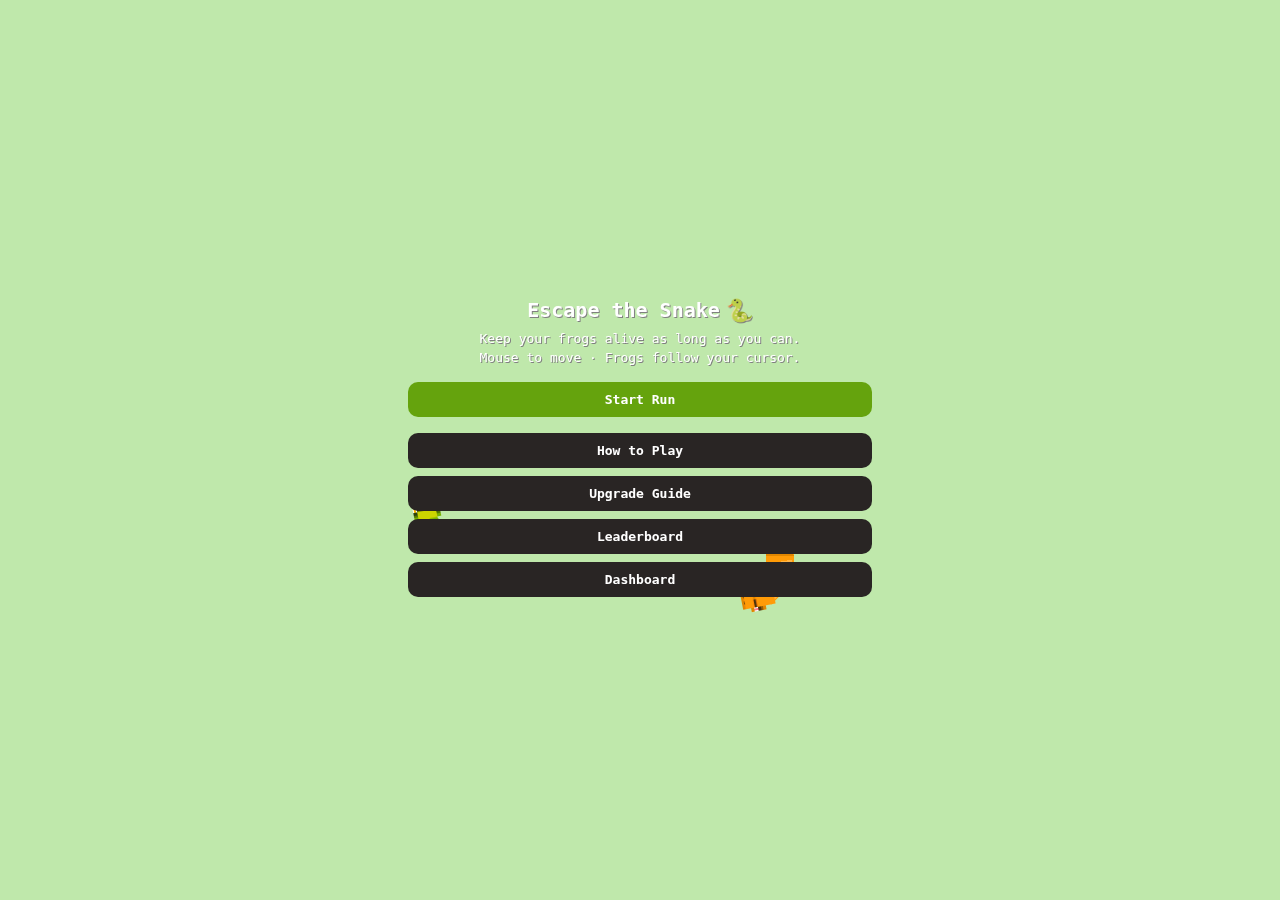
<file: index.html>
<!DOCTYPE html>
<html lang="en">
<head>
  <meta charset="UTF-8" />
  <title>Escape the Snake</title>
  <link rel="icon"
      href="data:image/svg+xml,%3Csvg%20xmlns%3D%27http%3A%2F%2Fwww.w3.org%2F2000%2Fsvg%27%20viewBox%3D%270%200%20100%20100%27%3E%3Ctext%20y%3D%27.9em%27%20font-size%3D%2790%27%3E%F0%9F%90%8D%3C%2Ftext%3E%3C%2Fsvg%3E">

  <!-- Google tag (gtag.js) -->
  <script async src="https://www.googletagmanager.com/gtag/js?id=G-9Q540R6FC5"></script>
  <script>
    window.dataLayer = window.dataLayer || [];
    function gtag(){dataLayer.push(arguments);}
    gtag('js', new Date());

    gtag('config', 'G-9Q540R6FC5');
  </script>
  
  <meta name="viewport" id="vp" content="width=1024, initial-scale=1, viewport-fit=cover">
  <script>
    (function () {
      const BASE = 1024;
      const w = Math.min(window.innerWidth || BASE, screen.width || BASE);
      const s = w / BASE;
      const vp = document.getElementById("vp");
      vp.setAttribute(
        "content",
        `width=${BASE}, initial-scale=${s}, maximum-scale=${s}, viewport-fit=cover`
      );
    })();
  </script>

  <!-- Adjust path if your CSS is elsewhere -->
  <link rel="stylesheet" href="css/style.css" />
  <style>
    html, body {
      margin: 0;
      padding: 0;
      height: 100%;
      overflow: hidden;
    }
    #frog-game {
      width: 100vw;
      height: 100vh;
      position: relative;
    }
  </style>
  <script async src="https://pagead2.googlesyndication.com/pagead/js/adsbygoogle.js?client=ca-pub-9518470870792689"
     crossorigin="anonymous"></script>
</head>
<body>
  <!-- data-snake-game turns on snake logic in scatter-frogs.js -->
  <div id="frog-game"></div>

  <!-- MAIN MENU OVERLAY -->
  <div id="mainMenuOverlay" class="frog-overlay">
    <div class="frog-panel" style="background: transparent !important;">
      <div class="frog-panel-title">
        Escape the Snake
        <span class="emoji">🐍</span>
      </div>

      <div class="frog-panel-sub">
        Keep your frogs alive as long as you can.<br />
        Mouse to move · Frogs follow your cursor.
      </div>

      <div style="margin-bottom: 8px;">
        <button id="btnStartRun" class="frog-btn frog-btn-primary">
          Start Run
        </button>
      </div>
      <div>
        <button id="btnHowTo" class="frog-btn frog-btn-secondary">
          How to Play
        </button>
        <button id="btnBuffGuide" class="frog-btn frog-btn-secondary">
          Upgrade Guide
        </button>
        <button id="btnLeaderboard" class="frog-btn frog-btn-secondary">
          Leaderboard
        </button>
        <button id="btnDashboard" class="frog-btn frog-btn-secondary">
          Dashboard
        </button>
      </div>
    </div>
  </div>

  <!-- UPGRADE SELECTION OVERLAY -->
  <div id="upgradeOverlay" class="frog-overlay">
    <div class="frog-panel">
      <div class="frog-panel-title">
        <!-- hidden via CSS, keep for structure -->
        Choose an upgrade
      </div>

      <div id="upgradeOverlaySub" class="frog-panel-sub"></div>

      <div class="upgrade-layout">
        <!-- LEFT: upgrade options -->
        <div class="upgrade-column upgrade-column-choices">
          <div id="upgradeChoicesContainer" class="upgrade-choices">
            <!-- buttons injected by JS -->
          </div>
        </div>
      </div>
    </div>
  </div>

  <!-- HOW TO PLAY OVERLAY -->
  <div id="howToOverlay" class="frog-overlay">
    <div class="frog-panel">
      <div class="frog-panel-title">
        How to Play
        <span class="emoji">❓</span>
      </div>

      <div class="frog-panel-sub">
        Escape the Snake is a survival game. Keep your frogs alive as long as possible.
      </div>

      <div class="frog-panel-section-label">Controls</div>
      <ul class="frog-panel-list">
        <li><strong>Mouse:</strong> move your cursor – your frogs try to follow.</li>
      </ul>

      <div class="frog-panel-section-label">Goal</div>
      <ul class="frog-panel-list">
        <li>Avoid letting the snake eat your frogs!</li>
        <li>The goal is to stay alive for as long as possible.</li>
        <li>Collect orbs and upgrade buffs to survive longer.</li>
      </ul>

      <div class="frog-panel-section-label">Tips</div>
      <ul class="frog-panel-list">
        <li>Plan your path early when the snake sheds (it gets faster).</li>
        <li>Don’t chase every orb; staying alive is more important.</li>
        <li>Some buffs make the snake slower, some make frogs safer – learn which is which.</li>
      </ul>

      <div class="frog-panel-footer">
        <button id="howToCloseBtn" class="frog-btn frog-btn-secondary" style="margin-top:6px;">
          Close
        </button>
      </div>
    </div>
  </div>

  <!-- BUFF / UPGRADE GUIDE OVERLAY -->
  <div id="buffGuideOverlay" class="frog-overlay">
    <div class="frog-panel">
      <div class="frog-panel-title">
        Upgrades
        <span class="emoji">⚡</span>
      </div>

      <div class="frog-panel-sub">
        A quick reference for the regular and epic upgrades in the current build.
      </div>

      <div class="frog-panel-section-label">Regular Upgrades</div>
      <ul class="frog-panel-list">
        <li><strong>Spawn Frogs</strong> — spawn frogs instantly.</li>
        <li><strong>Orb Whisperer</strong> — orbs linger longer before fading.</li>
        <li><strong>Ouroboros Pact</strong> — dead frogs have a chance to drop an orb.</li>
        <li><strong>Mutation</strong> — +10% jump speed and +10% jump height.</li>
        <li><strong>Buffs Last Longer</strong> — increases buff duration.</li>
        <li><strong>More Orbs Over Time</strong> — faster orb spawns.</li>
        <li><strong>Deathrattle</strong> — dead frogs can respawn.</li>
        <li><strong>Orb Collector</strong> — collected orbs can spawn extra frogs.</li>
        <li><strong>Last Stand</strong> — your last frog gets a strong revive chance.</li>
      </ul>

      <div class="frog-panel-section-label">Epic Upgrades</div>
      <ul class="frog-panel-list">
        <li><strong>Spawn Frogs</strong> — spawn a large frog wave instantly.</li>
        <li><strong>Deathrattle</strong> — big boost to revive chance.</li>
        <li><strong>Buffs Extended</strong> — larger buff duration increase.</li>
        <li><strong>Orb Storm</strong> — drops a burst of random orbs immediately.</li>
        <li><strong>Snake Egg</strong> — weakens the speed gain on the next shed.</li>
        <li><strong>Grave Wave</strong> — each shed summons ghost frogs.</li>
        <li><strong>Orb Specialist</strong> — orbs always spawn 1 frog, with Orb Collector able to add more.</li>
        <li><strong>Frog Scatter</strong> — kill and respawn all current frogs.</li>
        <li><strong>Pair of Scissors</strong> — splits the snake into two slower snakes.</li>
      </ul>

      <div class="frog-panel-footer">
        <button id="buffGuideCloseBtn" class="frog-btn frog-btn-secondary" style="margin-top:6px;">
          Close
        </button>
      </div>
    </div>
  </div>

  <!-- LEADERBOARD OVERLAY -->
  <div id="leaderboardOverlay" class="frog-overlay">
    <div class="frog-panel">
      <div class="frog-panel-title">
        Leaderboard
        <span class="emoji">🏆</span>
      </div>

      <div class="frog-panel-sub">
        Top runs from all players.
      </div>

      <div id="leaderboardContent">
        <!-- Your existing leaderboard table / list goes here -->
      </div>

      <div class="frog-panel-footer">
        <button id="leaderboardCloseBtn" class="frog-btn frog-btn-secondary">
          Close
        </button>
      </div>
    </div>
  </div>
    <!-- DASHBOARD OVERLAY -->
  <div id="dashboardOverlay" class="frog-overlay">
    <div class="frog-panel">

      <div class="frog-panel-sub">
      </div>

      <div id="dashboardContent">
        <div class="leaderboard-loading">Loading dashboard…</div>
      </div>

      <div class="frog-panel-footer">
        <button id="dashboardCloseBtn" class="frog-btn frog-btn-secondary">
          Close
        </button>
      </div>
    </div>
  </div>
  <script src="frog-game-config.js"></script>
  <script src="frog-game-utils.js"></script>
  <script src="frog-audio.js"></script>
  <script src="frog-leaderboard.js"></script>
  <script src="frog-game.js"></script>
</body>
</html>
</file>
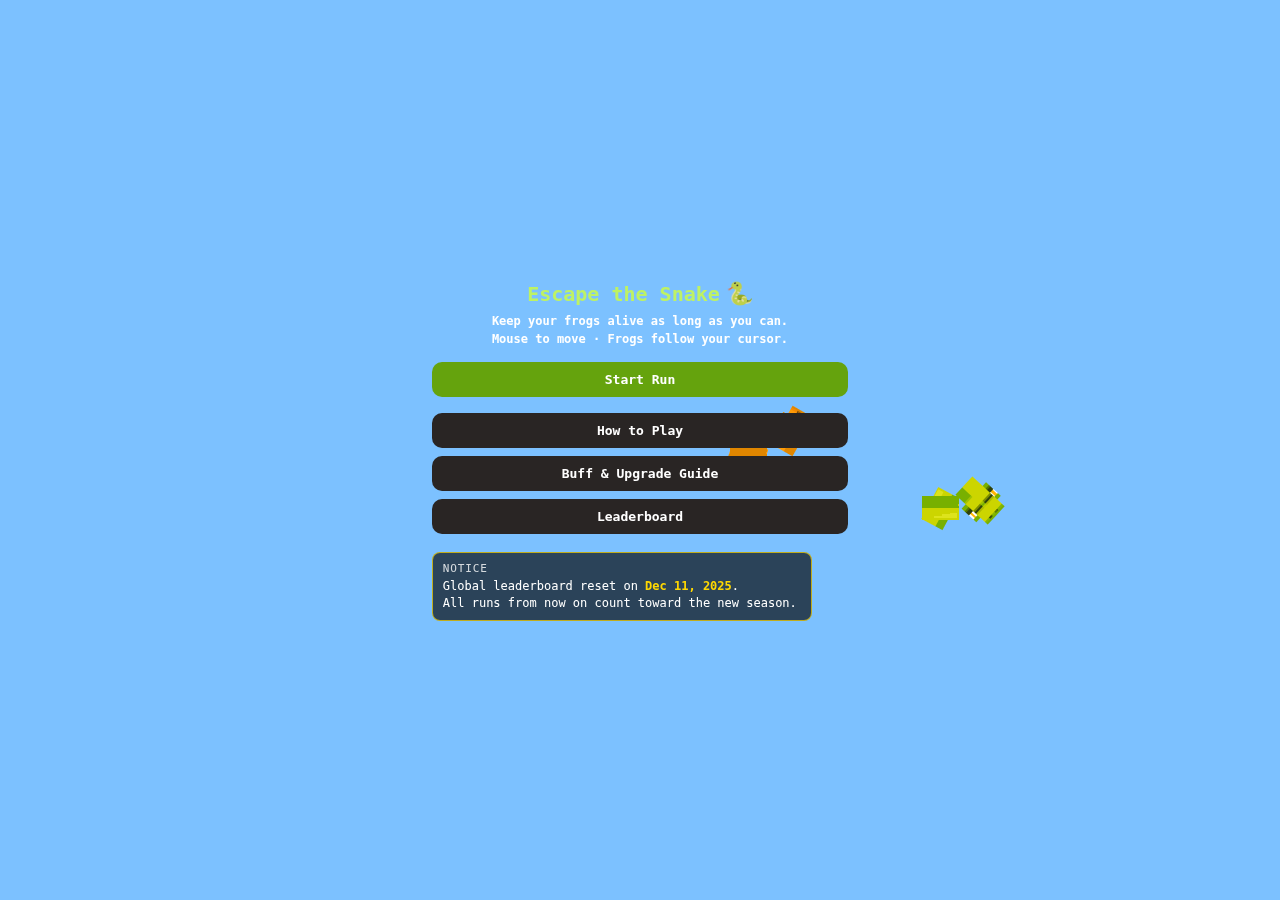
<file: _archive/index.html>
<!DOCTYPE html>
<html lang="en">
<head>
  <meta charset="UTF-8" />
  <title>Escape the Snake</title>
  <link rel="icon"
      href="data:image/svg+xml,%3Csvg%20xmlns%3D%27http%3A%2F%2Fwww.w3.org%2F2000%2Fsvg%27%20viewBox%3D%270%200%20100%20100%27%3E%3Ctext%20y%3D%27.9em%27%20font-size%3D%2790%27%3E%F0%9F%90%8D%3C%2Ftext%3E%3C%2Fsvg%3E">

  <!-- Google tag (gtag.js) -->
  <script async src="https://www.googletagmanager.com/gtag/js?id=G-9Q540R6FC5"></script>
  <script>
    window.dataLayer = window.dataLayer || [];
    function gtag(){dataLayer.push(arguments);}
    gtag('js', new Date());

    gtag('config', 'G-9Q540R6FC5');
  </script>
  
  <meta name="viewport" content="width=1024, initial-scale=1">
  <!-- Adjust path if your CSS is elsewhere -->
  <link rel="stylesheet" href="css/style.css" />
  <style>
    html, body {
      margin: 0;
      padding: 0;
      height: 100%;
      overflow: hidden;
    }
    #frog-game {
      width: 100vw;
      height: 100vh;
      position: relative;
    }
  </style>
  <script async src="https://pagead2.googlesyndication.com/pagead/js/adsbygoogle.js?client=ca-pub-9518470870792689"
     crossorigin="anonymous"></script>
</head>
<body>
  <!-- data-snake-game turns on snake logic in scatter-frogs.js -->
  <div id="frog-game"></div>

  <!-- MAIN MENU OVERLAY -->
  <div id="mainMenuOverlay" class="frog-overlay">
    <div class="frog-panel" style="background: transparent !important;">
      <div class="frog-panel-title">
        Escape the Snake
        <span class="emoji">🐍</span>
      </div>

      <div class="frog-panel-sub" style="color: white !important;">
        Keep your frogs alive as long as you can.<br />
        Mouse to move · Frogs follow your cursor.
      </div>

      <div style="margin-bottom: 8px;">
        <button id="btnStartRun" class="frog-btn frog-btn-primary">
          Start Run
        </button>
      </div>

      <div style="margin-bottom: 10px;">
        <button id="btnHowTo" class="frog-btn frog-btn-secondary">
          How to Play
        </button>
        <button id="btnBuffGuide" class="frog-btn frog-btn-secondary">
          Buff & Upgrade Guide
        </button>
        <button id="btnLeaderboard" class="frog-btn frog-btn-secondary">
          Leaderboard
        </button>
      </div>

      <!-- 🔔 Leaderboard reset announcement -->
      <div class="menu-announcement">
        <div class="menu-announcement-label">Notice</div>
        <div class="menu-announcement-text">
          Global leaderboard reset on <strong>Dec 11, 2025</strong>.<br>
          All runs from now on count toward the new season.
        </div>
      </div>
      <!-- 🔔 End announcement -->
    </div>
  </div>

  <!-- UPGRADE SELECTION OVERLAY -->
  <div id="upgradeOverlay" class="frog-overlay">
    <div class="frog-panel">
      <div class="frog-panel-title">
        <!-- hidden via CSS, keep for structure -->
        Choose an upgrade
      </div>

      <div id="upgradeOverlaySub" class="frog-panel-sub"></div>

      <div class="upgrade-layout">
        <!-- LEFT: upgrade options -->
        <div class="upgrade-column upgrade-column-choices">
          <div id="upgradeChoicesContainer" class="upgrade-choices">
            <!-- buttons injected by JS -->
          </div>
        </div>
      </div>
    </div>
  </div>

  <!-- HOW TO PLAY OVERLAY -->
  <div id="howToOverlay" class="frog-overlay">
    <div class="frog-panel">
      <div class="frog-panel-title">
        How to Play
        <span class="emoji">❓</span>
      </div>

      <div class="frog-panel-sub">
        Escape the Snake is a survival game. Keep your frogs alive as long as possible.
      </div>

      <div class="frog-panel-section-label">Controls</div>
      <ul class="frog-panel-list">
        <li><strong>Mouse:</strong> move your cursor – your frogs try to follow.</li>
      </ul>

      <div class="frog-panel-section-label">Goal</div>
      <ul class="frog-panel-list">
        <li>Avoid letting the snake eat your frogs!</li>
        <li>The goal is to stay alive for as long as possible.</li>
        <li>Collect orbs and upgrade buffs to survive longer.</li>
      </ul>

      <div class="frog-panel-section-label">Tips</div>
      <ul class="frog-panel-list">
        <li>Plan your path early when the snake sheds (it gets faster).</li>
        <li>Don’t chase every orb; staying alive is more important.</li>
        <li>Some buffs make the snake slower, some make frogs safer – learn which is which.</li>
      </ul>

      <div class="frog-panel-footer">
        <button id="howToCloseBtn" class="frog-btn frog-btn-secondary" style="margin-top:6px;">
          Close
        </button>
      </div>
    </div>
  </div>

  <!-- BUFF / UPGRADE GUIDE OVERLAY -->
  <div id="buffGuideOverlay" class="frog-overlay">
    <div class="frog-panel">
      <div class="frog-panel-title">
        Buffs & Upgrades
        <span class="emoji">⚡</span>
      </div>

      <div class="frog-panel-sub">
        A quick reference for what the in-game buffs, upgrades, and frog roles do.
      </div>

      <div class="frog-panel-section-label">Temporary Buff Orbs</div>
      <ul class="frog-panel-list">
        <li><strong>Speed Boost:</strong> frogs move faster for a short time.</li>
        <li><strong>Snake Slow:</strong> the snake moves slower temporarily.</li>
        <li><strong>Magnet:</strong> nearby orbs are pulled toward your frogs.</li>
        <li><strong>Shield:</strong> protects a frog from one hit (if you use this).</li>
      </ul>

      <div class="frog-panel-section-label">Permanent Upgrades</div>
      <ul class="frog-panel-list">
        <li><strong>More Frogs:</strong> adds extra frogs to your group.</li>
        <li><strong>Movement Control:</strong> frogs respond more tightly to your mouse.</li>
        <li><strong>Buff Duration:</strong> buffs last longer when collected.</li>
        <li><strong>Orb Frequency:</strong> orbs spawn more often.</li>
        <!-- replace with your real ones -->
      </ul>

      <div class="frog-panel-section-label">Frog Roles (Examples)</div>
      <ul class="frog-panel-list">
        <li><strong>Cannibal Frog:</strong> gains bonuses when other frogs die.</li>
        <li><strong>Guardian Frog:</strong> takes hits for nearby frogs.</li>
        <li><strong>Deathrattle Frog:</strong> triggers a buff when it dies.</li>
        <li><strong>Lucky Frog:</strong> increased chance for better buffs/upgrades.</li>
        <!-- fill in your actual roles -->
      </ul>

      <div class="frog-panel-footer">
        Tune this text to match your current build.
        <br />
        <button id="buffGuideCloseBtn" class="frog-btn frog-btn-secondary" style="margin-top:6px;">
          Close
        </button>
      </div>
    </div>
  </div>

  <!-- LEADERBOARD OVERLAY -->
  <div id="leaderboardOverlay" class="frog-overlay">
    <div class="frog-panel">
      <div class="frog-panel-title">
        Leaderboard
        <span class="emoji">🏆</span>
      </div>

      <div class="frog-panel-sub">
        Top runs from all players.
      </div>

      <div id="leaderboardContent">
        <!-- Your existing leaderboard table / list goes here -->
      </div>

      <div class="frog-panel-footer">
        <button id="leaderboardCloseBtn" class="frog-btn frog-btn-secondary">
          Close
        </button>
      </div>
    </div>
  </div>
  <script src="frog-game-config.js"></script>
  <script src="frog-game-utils.js"></script>
  <script src="frog-audio.js"></script>
  <script src="frog-leaderboard.js"></script>
  <script src="frog-game.js"></script>
</body>
</html>
</file>
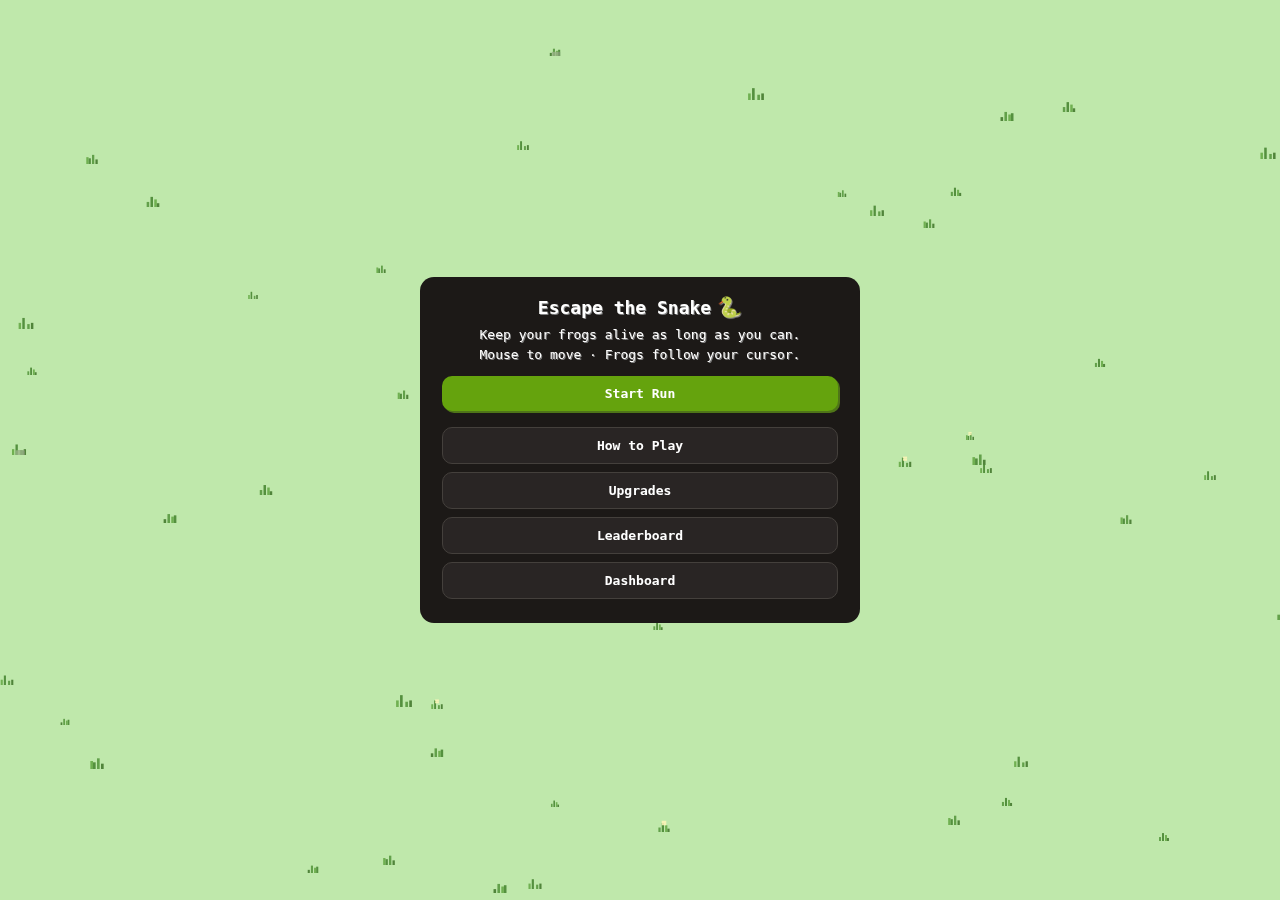
<file: arcade/index.html>
<!DOCTYPE html>
<html lang="en">
<head>
  <meta charset="UTF-8" />
  <title>Escape the Snake — Arcade Edition</title>
  <link rel="icon"
      href="data:image/svg+xml,%3Csvg%20xmlns%3D%27http%3A%2F%2Fwww.w3.org%2F2000%2Fsvg%27%20viewBox%3D%270%200%20100%20100%27%3E%3Ctext%20y%3D%27.9em%27%20font-size%3D%2790%27%3E%F0%9F%90%8D%3C%2Ftext%3E%3C%2Fsvg%3E">

  <!-- Google tag (gtag.js) -->
  <script async src="https://www.googletagmanager.com/gtag/js?id=G-9Q540R6FC5"></script>
  <script>
    window.dataLayer = window.dataLayer || [];
    function gtag(){dataLayer.push(arguments);}
    gtag('js', new Date());
    gtag('config', 'G-9Q540R6FC5');
  </script>

  <meta name="viewport" id="vp" content="width=1024, initial-scale=1, viewport-fit=cover">
  <script>
    (function () {
      const BASE = 1024;
      const w = Math.min(window.innerWidth || BASE, screen.width || BASE);
      const s = w / BASE;
      const vp = document.getElementById("vp");
      vp.setAttribute(
        "content",
        `width=${BASE}, initial-scale=${s}, maximum-scale=${s}, viewport-fit=cover`
      );
    })();
  </script>

  <!-- Original style.css comes first; arcade-theme.css overrides it. -->
  <link rel="stylesheet" href="css/style.css" />
  <link rel="stylesheet" href="css/arcade-theme.css" />
  <style>
    html, body {
      margin: 0;
      padding: 0;
      height: 100%;
      overflow: hidden;
    }
    #frog-game {
      width: 100vw;
      height: 100vh;
      position: relative;
    }
  </style>
</head>
<body class="arcade-body">
  <!-- Game canvas host. frog-game.js mounts everything in here. -->
  <div id="frog-game"></div>

  <!-- MAIN MENU OVERLAY -->
  <div id="mainMenuOverlay" class="frog-overlay">
    <div class="frog-panel">
      <div class="frog-panel-title">
        Escape the Snake
        <span class="emoji">🐍</span>
      </div>

      <div class="frog-panel-sub">
        Keep your frogs alive as long as you can.<br />
        Mouse to move · Frogs follow your cursor.
      </div>

      <div style="margin-bottom: 8px;">
        <button id="btnStartRun" class="frog-btn frog-btn-primary">
          Start Run
        </button>
      </div>
      <div>
        <button id="btnHowTo" class="frog-btn frog-btn-secondary">
          How to Play
        </button>
        <button id="btnBuffGuide" class="frog-btn frog-btn-secondary">
          Upgrades
        </button>
        <button id="btnLeaderboard" class="frog-btn frog-btn-secondary">
          Leaderboard
        </button>
        <button id="btnDashboard" class="frog-btn frog-btn-secondary">
          Dashboard
        </button>
      </div>
    </div>
  </div>

  <!-- UPGRADE SELECTION OVERLAY -->
  <div id="upgradeOverlay" class="frog-overlay">
    <div class="frog-panel">
      <div class="frog-panel-title">
        Choose an upgrade
      </div>

      <div id="upgradeOverlaySub" class="frog-panel-sub"></div>

      <div class="upgrade-layout">
        <div class="upgrade-column upgrade-column-choices">
          <div id="upgradeChoicesContainer" class="upgrade-choices">
            <!-- buttons injected by JS -->
          </div>
        </div>
      </div>
    </div>
  </div>

  <!-- HOW TO PLAY OVERLAY -->
  <div id="howToOverlay" class="frog-overlay">
    <div class="frog-panel">
      <div class="frog-panel-title">
        How to Play
        <span class="emoji">❓</span>
      </div>

      <div class="frog-panel-sub">
        Escape the Snake is a survival game. Keep your frogs alive as long as possible.
      </div>

      <div class="frog-panel-section-label">Controls</div>
      <ul class="frog-panel-list">
        <li><strong>Mouse:</strong> move your cursor – your frogs try to follow.</li>
      </ul>

      <div class="frog-panel-section-label">Goal</div>
      <ul class="frog-panel-list">
        <li>Avoid letting the snake eat your frogs!</li>
        <li>The goal is to stay alive for as long as possible.</li>
        <li>Collect orbs and upgrade buffs to survive longer.</li>
      </ul>

      <div class="frog-panel-section-label">Tips</div>
      <ul class="frog-panel-list">
        <li>Plan your path early when the snake sheds (it gets faster).</li>
        <li>Don't chase every orb; staying alive is more important.</li>
        <li>Some buffs make the snake slower, some make frogs safer – learn which is which.</li>
      </ul>

      <div class="frog-panel-footer">
        <button id="howToCloseBtn" class="frog-btn frog-btn-secondary" style="margin-top:6px;">
          Close
        </button>
      </div>
    </div>
  </div>

  <!-- BUFF / UPGRADE GUIDE OVERLAY -->
  <div id="buffGuideOverlay" class="frog-overlay">
    <div class="frog-panel">
      <div class="frog-panel-title">
        Upgrades
        <span class="emoji"></span>
      </div>

      <div class="frog-panel-sub">
        A quick reference for the regular and epic upgrades in the current build.
      </div>

      <div class="frog-panel-section-label">Regular Upgrades</div>
      <ul class="frog-panel-list">
        <li><strong>Spawn Frogs</strong> — spawn frogs instantly.</li>
        <li><strong>Orb Whisperer</strong> — orbs linger longer before fading.</li>
        <li><strong>Ouroboros Pact</strong> — dead frogs have a chance to drop an orb.</li>
        <li><strong>Mutation</strong> — +10% jump speed and +10% jump height.</li>
        <li><strong>Buffs Last Longer</strong> — increases buff duration.</li>
        <li><strong>More Orbs Over Time</strong> — faster orb spawns.</li>
        <li><strong>Deathrattle</strong> — dead frogs can respawn.</li>
        <li><strong>Orb Collector</strong> — collected orbs can spawn extra frogs.</li>
        <li><strong>Last Stand</strong> — your last frog gets a strong revive chance.</li>
      </ul>

      <div class="frog-panel-section-label">Epic Upgrades</div>
      <ul class="frog-panel-list">
        <li><strong>Spawn Frogs</strong> — spawn a large frog wave instantly.</li>
        <li><strong>Deathrattle</strong> — big boost to revive chance.</li>
        <li><strong>Buffs Extended</strong> — larger buff duration increase.</li>
        <li><strong>Orb Storm</strong> — drops a burst of random orbs immediately.</li>
        <li><strong>Snake Egg</strong> — weakens the speed gain on the next shed.</li>
        <li><strong>Grave Wave</strong> — each shed summons ghost frogs.</li>
        <li><strong>Orb Specialist</strong> — orbs always spawn 1 frog, with Orb Collector able to add more.</li>
        <li><strong>Frog Scatter</strong> — kill and respawn all current frogs.</li>
        <li><strong>Pair of Scissors</strong> — splits the snake into two slower snakes.</li>
      </ul>

      <div class="frog-panel-footer">
        <button id="buffGuideCloseBtn" class="frog-btn frog-btn-secondary" style="margin-top:6px;">
          Close
        </button>
      </div>
    </div>
  </div>

  <!-- LEADERBOARD OVERLAY -->
  <div id="leaderboardOverlay" class="frog-overlay">
    <div class="frog-panel">
      <div class="frog-panel-title">
        Leaderboard
        <span class="emoji">🏆</span>
      </div>

      <div class="frog-panel-sub">
        Top runs from all players.
      </div>

      <div id="leaderboardContent">
        <!-- Your existing leaderboard table / list goes here -->
      </div>

      <div class="frog-panel-footer">
        <button id="leaderboardCloseBtn" class="frog-btn frog-btn-secondary">
          Close
        </button>
      </div>
    </div>
  </div>

  <!-- DASHBOARD OVERLAY -->
  <div id="dashboardOverlay" class="frog-overlay">
    <div class="frog-panel">

      <div class="frog-panel-sub">
      </div>

      <div id="dashboardContent">
        <div class="leaderboard-loading">Loading dashboard…</div>
      </div>

      <div class="frog-panel-footer">
        <button id="dashboardCloseBtn" class="frog-btn frog-btn-secondary">
          Close
        </button>
      </div>
    </div>
  </div>

  <script src="js/frog-game-config.js"></script>
  <script src="js/frog-game-utils.js"></script>
  <script src="js/frog-audio.js"></script>
  <script src="js/frog-profanity.js"></script>
  <script src="js/frog-leaderboard.js"></script>
  <script src="js/frog-game.js"></script>

  <!-- Cloudflare Web Analytics -->
  <script defer src='https://static.cloudflareinsights.com/beacon.min.js' data-cf-beacon='{"token": "02f1ec21acba45f38ae0a30210c222d1"}'></script>
</body>
</html>
</file>
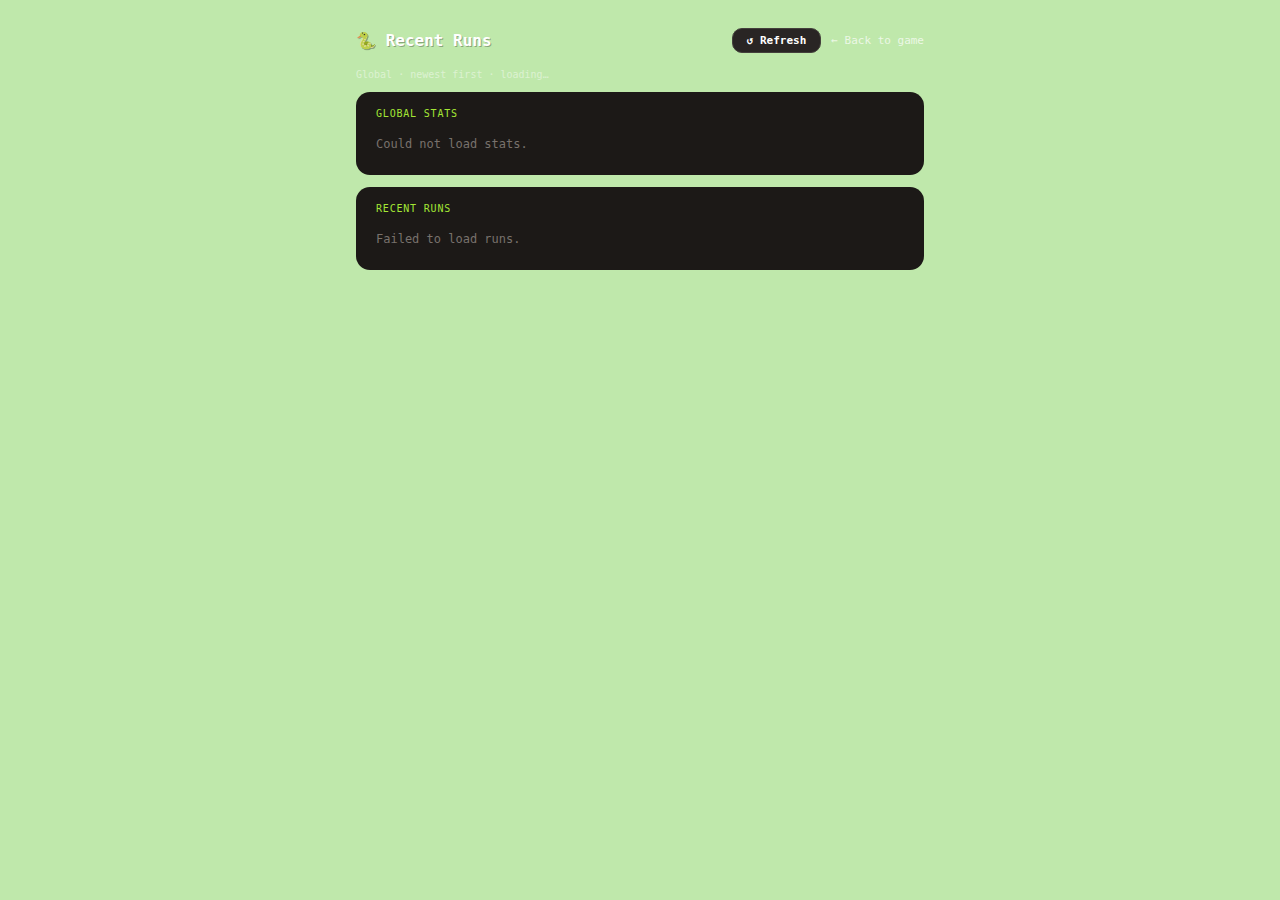
<file: recent/index.html>
<!DOCTYPE html>
<html lang="en">
<head>
  <meta charset="UTF-8" />
  <title>Recent Runs · Escape the Snake</title>
  <link rel="icon" href="data:image/svg+xml,%3Csvg%20xmlns%3D%27http%3A%2F%2Fwww.w3.org%2F2000%2Fsvg%27%20viewBox%3D%270%200%20100%20100%27%3E%3Ctext%20y%3D%27.9em%27%20font-size%3D%2790%27%3E%F0%9F%90%8D%3C%2Ftext%3E%3C%2Fsvg%3E">
  <meta name="viewport" content="width=device-width, initial-scale=1">
  <style>
    *, *::before, *::after { box-sizing: border-box; margin: 0; padding: 0; }

    html, body {
      min-height: 100%;
      background: #bfe8ab;
      font-family: monospace;
      color: white;
    }

    .wrap {
      max-width: 600px;
      margin: 0 auto;
      padding: 28px 16px 56px;
    }

    .header {
      display: flex;
      align-items: center;
      justify-content: space-between;
      flex-wrap: wrap;
      gap: 10px;
      margin-bottom: 16px;
    }

    .title {
      font-size: 16px;
      font-weight: bold;
      color: white;
      text-shadow: 1px 1px rgba(0,0,0,0.3);
    }

    .nav {
      display: flex;
      align-items: center;
      gap: 10px;
    }

    .back {
      font-size: 11px;
      color: white;
      opacity: .7;
      text-decoration: none;
    }

    .back:hover { opacity: 1; text-decoration: underline; }

    .meta {
      font-size: 10px;
      color: white;
      opacity: .45;
      margin-bottom: 12px;
    }

    .card {
      background: #1c1917;
      border-radius: 14px;
      padding: 16px 20px;
      margin-bottom: 12px;
    }

    .section-label {
      font-size: 10px;
      text-transform: uppercase;
      letter-spacing: .08em;
      color: #a3e635;
      margin-bottom: 10px;
    }

    .stat-list {
      list-style: none;
      padding: 0;
      margin: 0;
      display: flex;
      flex-direction: column;
      gap: 4px;
    }

    .stat-list li {
      font-size: 13px;
      color: #f5f5f4;
      line-height: 1.5;
    }

    .run-list {
      list-style: none;
      padding: 0;
      margin: 0;
      display: flex;
      flex-direction: column;
      gap: 6px;
    }

    .run-list li {
      font-size: 12px;
      color: #f5f5f4;
      line-height: 1.5;
    }

    .ts {
      font-size: 10px;
      color: #57534e;
      margin-left: 3px;
    }

    .pager {
      display: flex;
      align-items: center;
      justify-content: space-between;
      margin-top: 14px;
      flex-wrap: wrap;
      gap: 8px;
    }

    .pager-info {
      font-size: 10px;
      color: #78716c;
    }

    .btn {
      background: #292524;
      color: white;
      border: 1px solid #44403c;
      border-radius: 10px;
      padding: 5px 14px;
      font-size: 11px;
      font-family: monospace;
      font-weight: 700;
      cursor: pointer;
    }

    .btn:hover:not(:disabled) { filter: brightness(1.1); }
    .btn:disabled { opacity: .35; cursor: default; }

    .loading {
      font-size: 12px;
      color: #78716c;
      padding: 8px 0;
    }
  </style>
</head>
<body>
  <div class="wrap">

    <div class="header">
      <span class="title">🐍 Recent Runs</span>
      <div class="nav">
        <button class="btn" id="refreshBtn">↺ Refresh</button>
        <a class="back" href="/">← Back to game</a>
      </div>
    </div>

    <div class="meta" id="metaLine">Global · newest first · loading…</div>

    <div class="card">
      <div class="section-label">Global Stats</div>
      <div id="statsContent"><div class="loading">Loading…</div></div>
    </div>

    <div class="card">
      <div class="section-label">Recent Runs</div>
      <div id="runsContent"><div class="loading">Loading…</div></div>
      <div class="pager" id="pager" style="display:none;">
        <span class="pager-info" id="pageInfo"></span>
        <div style="display:flex;gap:6px;">
          <button class="btn" id="prevBtn" disabled>Prev</button>
          <button class="btn" id="nextBtn">Next</button>
        </div>
      </div>
    </div>

  </div>

  <script>
    const RECENT_RUNS_URL = "https://lucky-king-0d37.danielssouthworth.workers.dev/recent-runs";
    const SUMMARY_URL     = "https://lucky-king-0d37.danielssouthworth.workers.dev/updates-summary";
    const PAGE_SIZE = 25;
    const MAX_RUNS  = 100;

    let allRuns = [];
    let currentPage = 0;

    function pad2(n) { return n < 10 ? "0" + n : String(n); }

    function fmtTime(s) {
      if (!s || !isFinite(s) || s <= 0) return "00:00.0";
      const m = Math.floor(s / 60);
      const sec = (s - m * 60).toFixed(1);
      return pad2(m) + ":" + sec.padStart(4, "0");
    }

    function fmtTs(ts) {
      if (!ts) return "";
      const d = new Date(ts);
      return d.toLocaleTimeString([], { hour: "2-digit", minute: "2-digit" }) +
             " · " + d.toLocaleDateString([], { month: "short", day: "numeric" });
    }

    function esc(s) {
      if (s == null) return "";
      return String(s).replace(/&/g,"&amp;").replace(/</g,"&lt;").replace(/>/g,"&gt;").replace(/"/g,"&quot;");
    }

    function fmtDuration(s) {
      s = Math.max(0, Math.floor(Number(s) || 0));
      const h = Math.floor(s / 3600), m = Math.floor((s % 3600) / 60);
      if (h > 0) return h + "h " + m + "m";
      if (m > 0) return m + "m " + (s % 60) + "s";
      return s + "s";
    }

    async function loadStats() {
      const el = document.getElementById("statsContent");
      try {
        const data = await (await fetch(SUMMARY_URL)).json();
        const totalUsers = data.totalUsers || 0;
        const totalRuns  = data.totalRuns  || 0;
        const avgRunTime = totalRuns > 0
          ? fmtTime((data.totalPlaytime || 0) / totalRuns)
          : "—";
        const avgRunsPerPlayer = totalUsers > 0
          ? (totalRuns / totalUsers).toFixed(1)
          : "—";
        const avgScore = totalRuns > 0
          ? Math.floor((data.totalScore || 0) / totalRuns)
          : "—";

        el.innerHTML = `<ul class="stat-list">
          <li>${totalUsers.toLocaleString()} players · ${totalRuns.toLocaleString()} runs · ${fmtDuration(data.totalPlaytime)} played</li>
          <li>Avg run time: <strong>${avgRunTime}</strong> · Avg runs/player: <strong>${avgRunsPerPlayer}</strong> · Avg score: <strong>${avgScore}</strong></li>
          <li>${(data.totalFrogsEaten || 0).toLocaleString()} frogs eaten · ${(data.totalScore || 0).toLocaleString()} total score</li>
        </ul>`;
      } catch {
        el.innerHTML = '<div class="loading">Could not load stats.</div>';
      }
    }

    function renderPage(pageIndex) {
      const totalPages = Math.max(1, Math.ceil(allRuns.length / PAGE_SIZE));
      currentPage = Math.max(0, Math.min(pageIndex, totalPages - 1));
      const start = currentPage * PAGE_SIZE;
      const end   = Math.min(start + PAGE_SIZE, allRuns.length);
      const el    = document.getElementById("runsContent");
      const pager = document.getElementById("pager");

      if (!allRuns.length) {
        el.innerHTML = '<div class="loading">No runs yet — be the first!</div>';
        pager.style.display = "none";
        return;
      }

      el.innerHTML = `<ul class="run-list">${allRuns.slice(start, end).map(r => `
        <li>
          <strong>${esc(r.tag || "Frog")}</strong>
          · ${fmtTime(r.time)} · ${Math.floor(r.score || 0)} score · ${r.orbs || 0} orbs · ${r.sheds || 0} sheds
          <span class="ts">${fmtTs(r.at)}</span>
        </li>`).join("")}</ul>`;

      pager.style.display = "flex";
      document.getElementById("pageInfo").textContent = `Showing ${start + 1}–${end} of ${allRuns.length}`;
      document.getElementById("prevBtn").disabled = currentPage === 0;
      document.getElementById("nextBtn").disabled = end >= allRuns.length;
    }

    async function loadRuns() {
      document.getElementById("runsContent").innerHTML = '<div class="loading">Loading…</div>';
      document.getElementById("pager").style.display = "none";
      try {
        const data = await (await fetch(RECENT_RUNS_URL)).json();
        allRuns = Array.isArray(data.runs) ? data.runs.slice(0, MAX_RUNS) : [];
        const now = new Date().toLocaleTimeString([], { hour: "2-digit", minute: "2-digit" });
        document.getElementById("metaLine").textContent =
          `Global · newest first · ${allRuns.length} runs · updated ${now}`;
        renderPage(0);
      } catch {
        document.getElementById("runsContent").innerHTML = '<div class="loading">Failed to load runs.</div>';
      }
    }

    document.getElementById("prevBtn").addEventListener("click", () => renderPage(currentPage - 1));
    document.getElementById("nextBtn").addEventListener("click", () => renderPage(currentPage + 1));
    document.getElementById("refreshBtn").addEventListener("click", () => { loadStats(); loadRuns(); });

    loadStats();
    loadRuns();
  </script>
</body>
</html>
</file>
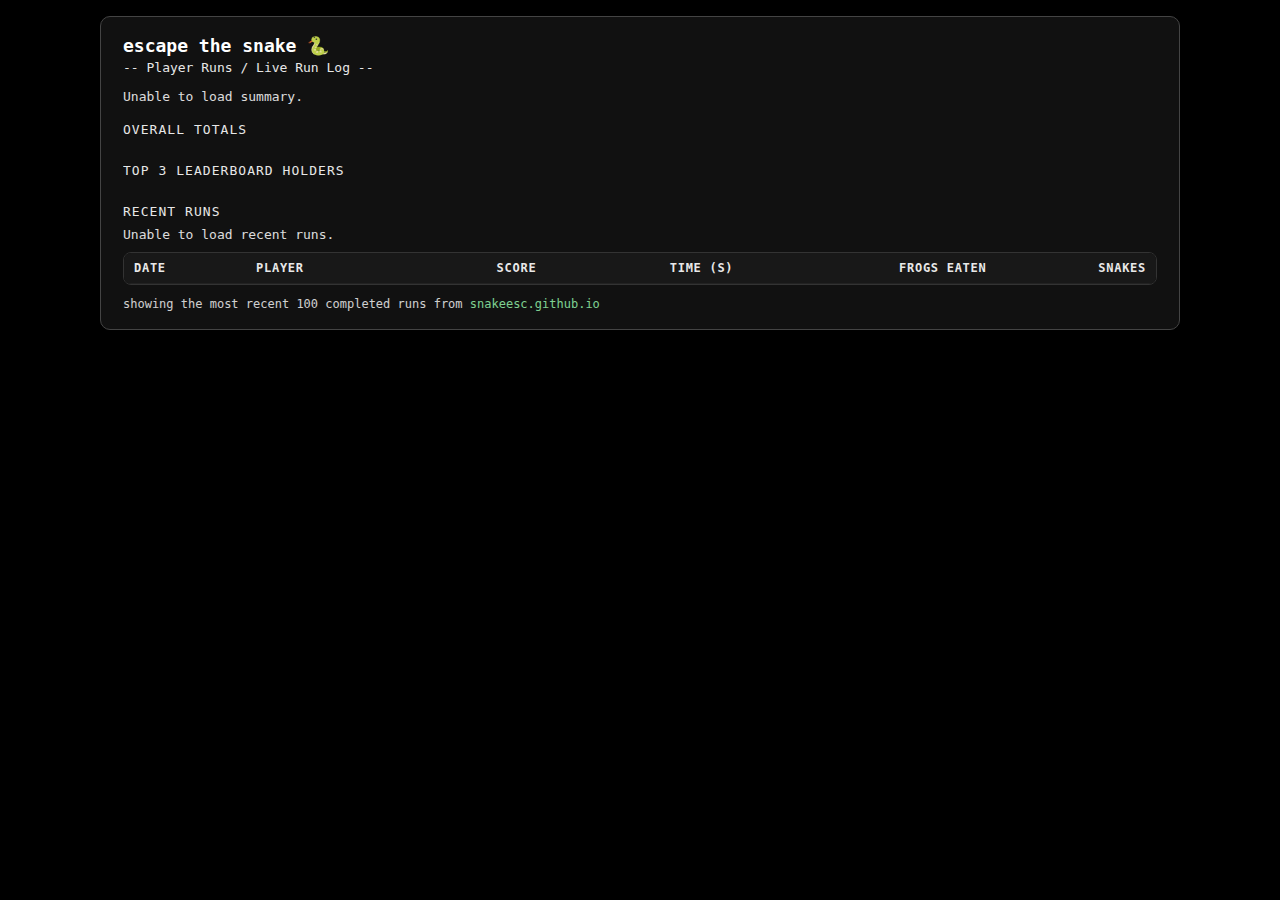
<file: updates/index.html>
<!DOCTYPE html>
<html lang="en">
<head>
  <meta charset="UTF-8">
  <title>escape the snake 🐍 – player runs</title>
  <meta name="viewport" content="width=device-width, initial-scale=1">

  <style>
    * { box-sizing: border-box; }

    body {
      margin: 0;
      min-height: 100vh;
      background: #000;
      color: #fff;
      font-family: monospace;
      display: flex;
      align-items: flex-start;
      justify-content: center;
      padding: 16px;
    }

    .overlay-bg {
      width: 100%;
      max-width: 1080px;
    }

    .panel {
      background: #111;
      padding: 18px 22px;
      border-radius: 10px;
      border: 1px solid #444;
      color: #fff;
      box-shadow: 0 0 18px rgba(0,0,0,0.6);
    }

    .title {
      font-size: 18px;
      font-weight: bold;
      margin-bottom: 4px;
    }

    .subtitle {
      margin-bottom: 14px;
      font-size: 13px;
      opacity: 0.9;
    }

    .section-title {
      font-size: 13px;
      margin: 18px 0 8px;
      text-transform: uppercase;
      letter-spacing: 0.08em;
      opacity: 0.9;
    }

    .status {
      font-size: 13px;
      opacity: 0.85;
      margin-bottom: 10px;
    }

    .stats-grid {
      display: grid;
      grid-template-columns: repeat(auto-fit, minmax(160px, 1fr));
      gap: 10px;
      margin-bottom: 10px;
    }

    .stat-card {
      background: #181818;
      border: 1px solid #333;
      border-radius: 8px;
      padding: 10px 12px;
    }

    .stat-label {
      font-size: 12px;
      opacity: 0.8;
      margin-bottom: 4px;
      text-transform: uppercase;
      letter-spacing: 0.06em;
    }

    .stat-value {
      font-size: 18px;
      font-weight: bold;
      color: #9bffb1;
    }

    .top3-list {
      display: grid;
      gap: 8px;
      margin-bottom: 8px;
    }

    .top3-item {
      background: #181818;
      border: 1px solid #333;
      border-radius: 8px;
      padding: 10px 12px;
      display: grid;
      grid-template-columns: 60px 1fr auto auto;
      gap: 10px;
      align-items: center;
      font-size: 13px;
    }

    .rank {
      color: #9bffb1;
      font-weight: bold;
    }

    .player {
      font-weight: bold;
    }

    .score,
    .time {
      opacity: 0.95;
    }

    .runs-table-wrap {
      overflow-x: auto;
      border: 1px solid #333;
      border-radius: 8px;
      background: #0b0b0b;
    }

    table {
      width: 100%;
      border-collapse: collapse;
      font-size: 13px;
    }

    thead {
      background: #181818;
    }

    th, td {
      padding: 8px 10px;
      text-align: left;
      border-bottom: 1px solid #222;
      white-space: nowrap;
    }

    th {
      font-size: 12px;
      text-transform: uppercase;
      letter-spacing: 0.06em;
      opacity: 0.9;
    }

    tbody tr:nth-child(even) {
      background: rgba(255,255,255,0.02);
    }

    .num {
      text-align: right;
    }

    .small-note {
      font-size: 12px;
      opacity: 0.8;
      margin-top: 12px;
    }

    a {
      color: #9bffb1;
      text-decoration: none;
    }

    a:hover {
      text-decoration: underline;
    }

    @media (max-width: 720px) {
      .top3-item {
        grid-template-columns: 50px 1fr;
      }

      .score,
      .time {
        grid-column: 2;
      }
    }
  </style>
  <script async src="https://pagead2.googlesyndication.com/pagead/js/adsbygoogle.js?client=ca-pub-9518470870792689"
      crossorigin="anonymous"></script>
</head>
<body>
  <div class="overlay-bg">
    <div class="panel">
      <div class="title">escape the snake 🐍</div>
      <div class="subtitle">-- Player Runs / Live Run Log --</div>

      <div id="summaryStatus" class="status">Loading summary…</div>

      <div class="section-title">overall totals</div>
      <div id="statsGrid" class="stats-grid"></div>

      <div class="section-title">top 3 leaderboard holders</div>
      <div id="top3List" class="top3-list"></div>

      <div class="section-title">recent runs</div>
      <div id="runsStatus" class="status">Loading recent runs…</div>

      <div class="runs-table-wrap">
        <table>
          <thead>
            <tr>
              <th>Date</th>
              <th>Player</th>
              <th class="num">Score</th>
              <th class="num">Time (s)</th>
              <th class="num">Frogs Eaten</th>
              <th class="num">Snakes</th>
            </tr>
          </thead>
          <tbody id="runsBody"></tbody>
        </table>
      </div>

      <div class="small-note">
        showing the most recent 100 completed runs from
        <a href="https://snakeesc.github.io/">snakeesc.github.io</a>
      </div>
    </div>
  </div>

  <script>
    (function () {
      const WORKER_BASE = "https://lucky-king-0d37.danielssouthworth.workers.dev";

      const summaryStatusEl = document.getElementById("summaryStatus");
      const runsStatusEl = document.getElementById("runsStatus");
      const statsGridEl = document.getElementById("statsGrid");
      const top3ListEl = document.getElementById("top3List");
      const runsBodyEl = document.getElementById("runsBody");

      function formatNumber(value) {
        const n = Number(value || 0);
        return Number.isFinite(n) ? n.toLocaleString() : "0";
      }

      function formatTimeSeconds(value) {
        const n = Number(value || 0);
        if (!Number.isFinite(n)) return "0.0";
        return n.toLocaleString(undefined, {
          minimumFractionDigits: 1,
          maximumFractionDigits: 1
        });
      }

      function formatDate(value) {
        if (!value) return "—";
        const d = new Date(value);
        if (Number.isNaN(d.getTime())) return String(value);
        return d.toLocaleString();
      }

      fetch(WORKER_BASE + "/updates-summary")
        .then(res => res.ok ? res.json() : null)
        .then(data => {
          if (!data) {
            summaryStatusEl.textContent = "Unable to load summary.";
            return;
          }

          statsGridEl.innerHTML = `
            <div class="stat-card">
              <div class="stat-label">Total Users</div>
              <div class="stat-value">${formatNumber(data.totalUsers)}</div>
            </div>
            <div class="stat-card">
              <div class="stat-label">Total Runs</div>
              <div class="stat-value">${formatNumber(data.totalRuns)}</div>
            </div>
            <div class="stat-card">
              <div class="stat-label">Total Playtime</div>
              <div class="stat-value">${formatTimeSeconds(data.totalPlaytime)}s</div>
            </div>
            <div class="stat-card">
              <div class="stat-label">Total Frogs Eaten</div>
              <div class="stat-value">${formatNumber(data.totalFrogsEaten)}</div>
            </div>
            <div class="stat-card">
              <div class="stat-label">Total Score</div>
              <div class="stat-value">${formatNumber(data.totalScore)}</div>
            </div>
          `;

          const top3 = Array.isArray(data.top3) ? data.top3 : [];
          top3ListEl.innerHTML = "";

          if (!top3.length) {
            top3ListEl.innerHTML = `<div class="status">No leaderboard entries yet.</div>`;
          } else {
            top3.forEach((entry, index) => {
              const row = document.createElement("div");
              row.className = "top3-item";
              row.innerHTML = `
                <div class="rank">#${index + 1}</div>
                <div class="player">${entry.tag || "Anonymous Frog"}</div>
                <div class="score">Score: ${formatNumber(entry.bestScore)}</div>
                <div class="time">Time: ${formatTimeSeconds(entry.bestTime)}s</div>
              `;
              top3ListEl.appendChild(row);
            });
          }

          summaryStatusEl.textContent = "Summary loaded.";
        })
        .catch(() => {
          summaryStatusEl.textContent = "Unable to load summary.";
        });

      fetch(WORKER_BASE + "/runs")
        .then(res => res.ok ? res.json() : null)
        .then(data => {
          const runs = Array.isArray(data?.runs) ? data.runs : [];

          runsBodyEl.innerHTML = "";

          if (!runs.length) {
            runsStatusEl.textContent = "No runs found.";
            return;
          }

          runs.forEach((run) => {
            const tr = document.createElement("tr");
            tr.innerHTML = `
              <td>${formatDate(run.createdAt)}</td>
              <td>${run.tag || "Anonymous Frog"}</td>
              <td class="num">${formatNumber(run.score)}</td>
              <td class="num">${formatTimeSeconds(run.time)}</td>
              <td class="num">${formatNumber(run.frogsEaten)}</td>
              <td class="num">${formatNumber(run.snakesSeen)}</td>
            `;
            runsBodyEl.appendChild(tr);
          });

          runsStatusEl.textContent = `Showing ${runs.length} most recent runs.`;
        })
        .catch(() => {
          runsStatusEl.textContent = "Unable to load recent runs.";
        });
    })();
  </script>
</body>
</html>
</file>
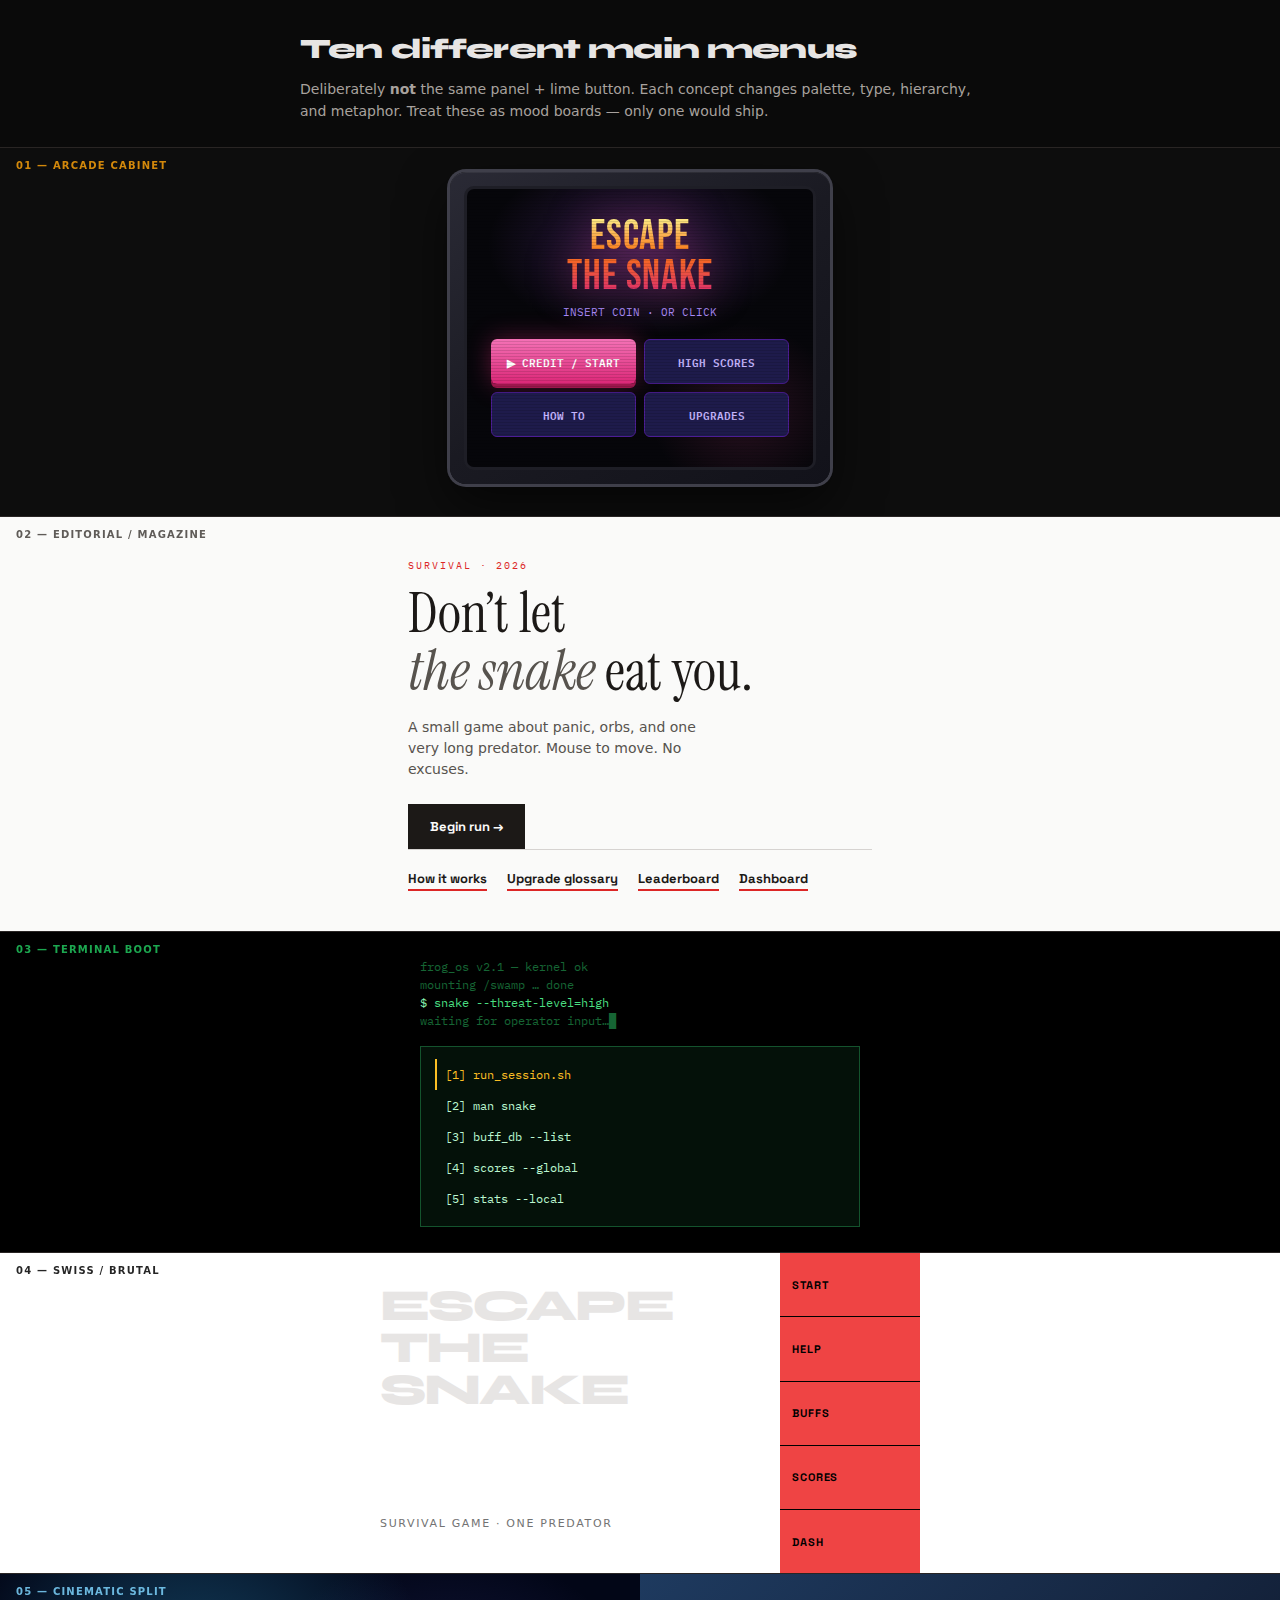
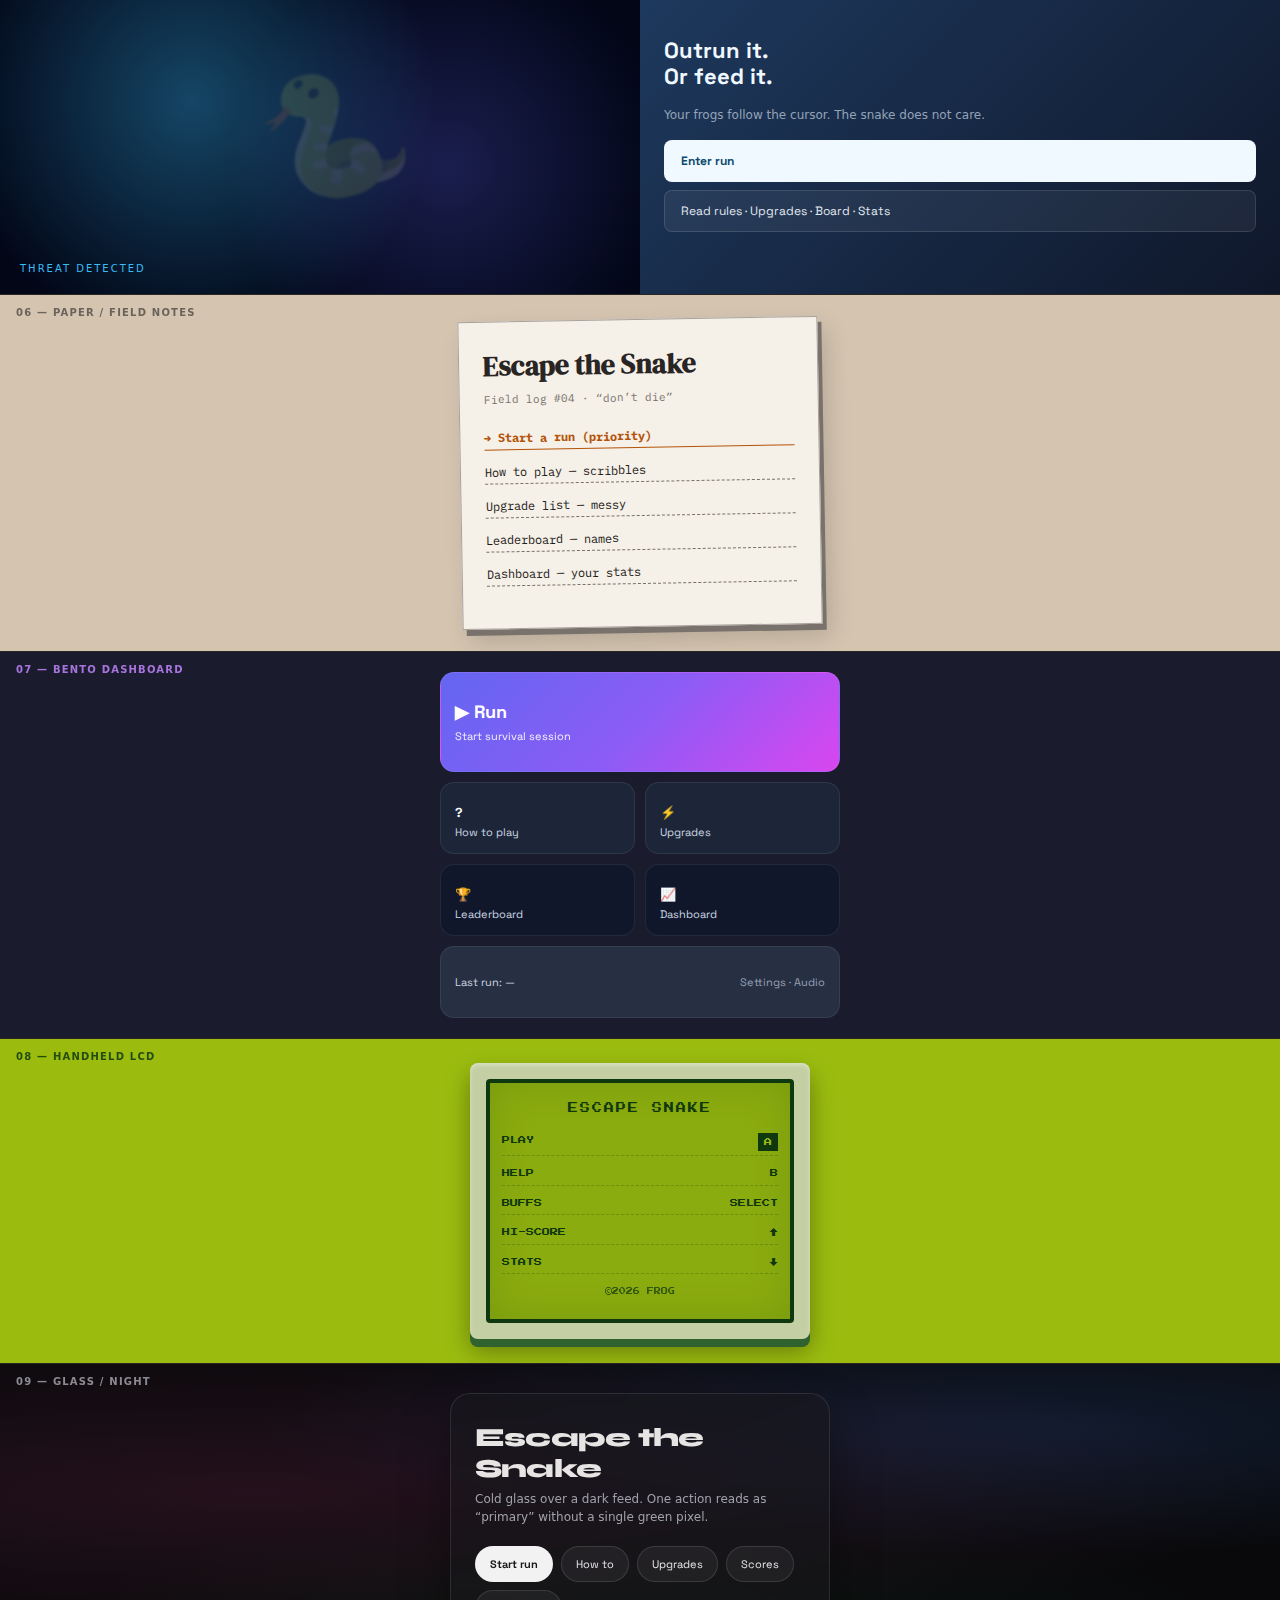
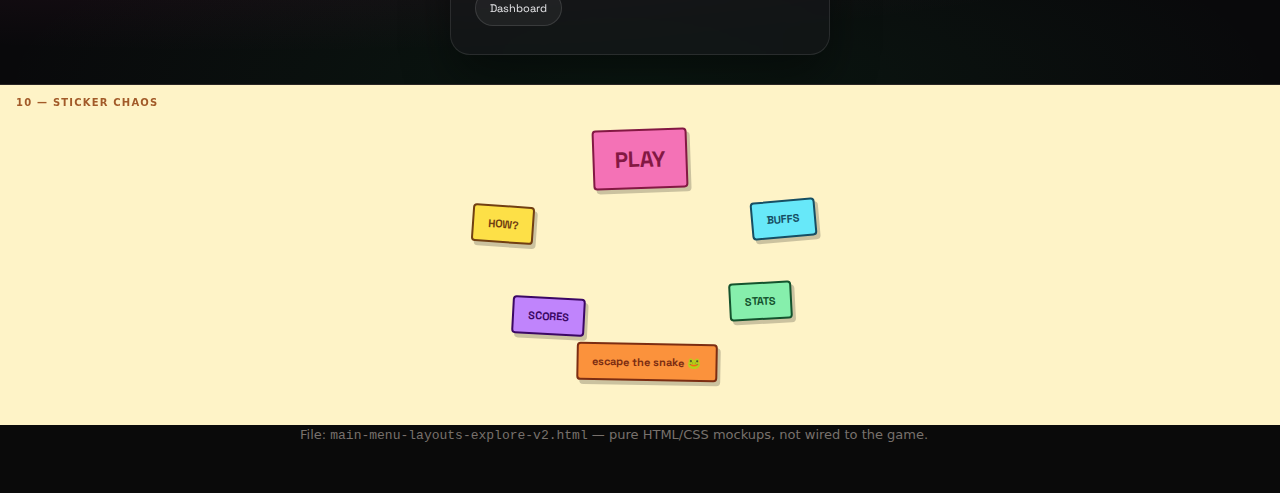
<file: main-menu-layouts-explore-v2.html>
<!DOCTYPE html>
<html lang="en">
<head>
  <meta charset="UTF-8" />
  <meta name="viewport" content="width=device-width, initial-scale=1" />
  <title>Main menu — 10 wild layout explorations</title>
  <link rel="preconnect" href="https://fonts.googleapis.com" />
  <link rel="preconnect" href="https://fonts.gstatic.com" crossorigin />
  <link href="https://fonts.googleapis.com/css2?family=Bebas+Neue&family=DM+Serif+Display:ital@0;1&family=IBM+Plex+Mono:wght@400;600&family=Instrument+Serif:ital@0;1&family=Press+Start+2P&family=Space+Grotesk:wght@500;700&family=Syne:wght@700;800&display=swap" rel="stylesheet" />
  <style>
    * { box-sizing: border-box; }
    body {
      margin: 0;
      background: #0a0a0a;
      color: #e7e5e4;
      font-family: system-ui, sans-serif;
    }
    .intro {
      max-width: 720px;
      margin: 0 auto;
      padding: 32px 20px 24px;
    }
    .intro h1 {
      font-family: "Syne", sans-serif;
      font-size: 1.75rem;
      font-weight: 800;
      letter-spacing: -0.03em;
      margin: 0 0 12px;
    }
    .intro p {
      margin: 0;
      font-size: 14px;
      line-height: 1.6;
      color: #a8a29e;
    }
    .deck {
      display: flex;
      flex-direction: column;
      gap: 0;
    }
    /* Each block is isolated — no shared button style */
    .block {
      border-top: 1px solid #292524;
      min-height: 320px;
      position: relative;
      overflow: hidden;
    }
    .block-label {
      position: absolute;
      top: 12px;
      left: 16px;
      z-index: 20;
      font-size: 10px;
      text-transform: uppercase;
      letter-spacing: 0.12em;
      font-weight: 700;
      opacity: 0.85;
      pointer-events: none;
    }
    .mock {
      width: 100%;
      height: 100%;
      min-height: 320px;
      display: flex;
      align-items: stretch;
      justify-content: stretch;
    }
    @media (max-width: 640px) {
      .block { min-height: 280px; }
      .mock { min-height: 280px; }
    }
  </style>
</head>
<body>
  <div class="intro">
    <h1>Ten different main menus</h1>
    <p>
      Deliberately <strong>not</strong> the same panel + lime button. Each concept changes palette, type,
      hierarchy, and metaphor. Treat these as mood boards — only one would ship.
    </p>
  </div>

  <div class="deck">

    <!-- 1 -->
    <section class="block" style="background: #0d0d0d;">
      <span class="block-label" style="color:#f59e0b;">01 — Arcade cabinet</span>
      <div class="mock" style="padding: 24px 16px 32px; align-items:center; justify-content:center;">
        <style>
          .c1-outer {
            width: min(100%, 380px);
            border-radius: 16px;
            padding: 14px;
            background: linear-gradient(145deg, #2a2a35 0%, #1a1a22 50%, #12121a 100%);
            box-shadow: 0 0 0 3px #3f3f4a, 0 20px 50px rgba(0,0,0,.6), inset 0 1px 0 rgba(255,255,255,.06);
          }
          .c1-bezel {
            border-radius: 10px;
            overflow: hidden;
            border: 3px solid #1e1e26;
            background: #080810;
            position: relative;
          }
          .c1-bezel::after {
            content: "";
            position: absolute;
            inset: 0;
            background: repeating-linear-gradient(0deg, transparent, transparent 2px, rgba(0,0,0,.12) 2px, rgba(0,0,0,.12) 3px);
            pointer-events: none;
    }
          .c1-screen {
            padding: 28px 20px 22px;
            text-align: center;
            background: radial-gradient(ellipse 80% 60% at 50% 20%, rgba(168,85,247,.25), transparent 55%),
                        radial-gradient(ellipse 60% 70% at 80% 80%, rgba(236,72,153,.15), transparent 45%),
                        #06060a;
          }
          .c1-marquee {
            font-family: 'Bebas Neue', sans-serif;
            font-size: 42px;
            line-height: 0.95;
            letter-spacing: 0.02em;
            background: linear-gradient(180deg, #fef08a 0%, #f97316 45%, #db2777 100%);
            -webkit-background-clip: text;
            background-clip: text;
            color: transparent;
            filter: drop-shadow(0 0 20px rgba(236,72,153,.5));
          }
          .c1-sub { font-size: 11px; color: #a78bfa; margin-top: 8px; font-family: 'IBM Plex Mono', monospace; }
          .c1-controls {
            display: grid;
            grid-template-columns: 1fr 1fr;
            gap: 8px;
            margin-top: 20px;
            padding: 0 4px 8px;
          }
          .c1-btn {
            font-family: 'IBM Plex Mono', monospace;
            font-size: 11px;
            padding: 12px 8px;
            border: none;
            border-radius: 6px;
            cursor: default;
            font-weight: 600;
          }
          .c1-b1 { background: linear-gradient(180deg, #f472b6, #db2777); color: #fff; box-shadow: 0 4px 0 #9d174d, 0 0 24px rgba(219,39,119,.4); }
          .c1-b2 { background: #1e1b4b; color: #c4b5fd; border: 1px solid #4c1d95; }
        </style>
        <div class="c1-outer">
          <div class="c1-bezel">
            <div class="c1-screen">
              <div class="c1-marquee">ESCAPE<br/>THE SNAKE</div>
              <div class="c1-sub">INSERT COIN · OR CLICK</div>
              <div class="c1-controls">
                <button type="button" class="c1-btn c1-b1">▶ CREDIT / START</button>
                <button type="button" class="c1-btn c1-b2">HIGH SCORES</button>
                <button type="button" class="c1-btn c1-b2">HOW TO</button>
                <button type="button" class="c1-btn c1-b2">UPGRADES</button>
              </div>
            </div>
          </div>
        </div>
      </div>
    </section>

    <!-- 2 -->
    <section class="block" style="background: #fafaf9;">
      <span class="block-label" style="color:#44403c;">02 — Editorial / magazine</span>
      <div class="mock" style="padding: 0; justify-content:center;">
        <style>
          .c2 { width: 100%; max-width: 520px; margin: 0 auto; padding: 32px 28px 40px; color: #1c1917; }
          .c2-kicker { font-family: 'IBM Plex Mono', monospace; font-size: 10px; letter-spacing: 0.2em; text-transform: uppercase; color: #dc2626; margin-bottom: 12px; }
          .c2-head { font-family: 'Instrument Serif', serif; font-size: clamp(2.5rem, 8vw, 3.5rem); font-weight: 400; line-height: 1.05; margin: 0; }
          .c2-head em { font-style: italic; color: #57534e; }
          .c2-dek { font-size: 14px; color: #57534e; margin: 16px 0 24px; max-width: 34ch; line-height: 1.5; }
          .c2-row { display: flex; flex-wrap: wrap; gap: 12px 20px; align-items: baseline; border-top: 1px solid #d6d3d1; padding-top: 20px; }
          .c2-link { font-family: 'Space Grotesk', sans-serif; font-size: 13px; font-weight: 700; color: #1c1917; text-decoration: none; border-bottom: 2px solid #dc2626; padding-bottom: 2px; cursor: default; }
          .c2-play { font-family: 'Space Grotesk', sans-serif; font-size: 13px; font-weight: 700; background: #1c1917; color: #fafaf9; border: none; padding: 14px 22px; cursor: default; }
        </style>
        <div class="c2">
          <p class="c2-kicker">Survival · 2026</p>
          <h1 class="c2-head">Don’t let<br/><em>the snake</em> eat you.</h1>
          <p class="c2-dek">A small game about panic, orbs, and one very long predator. Mouse to move. No excuses.</p>
          <button type="button" class="c2-play">Begin run →</button>
          <div class="c2-row">
            <a class="c2-link" href="#">How it works</a>
            <a class="c2-link" href="#">Upgrade glossary</a>
            <a class="c2-link" href="#">Leaderboard</a>
            <a class="c2-link" href="#">Dashboard</a>
          </div>
        </div>
      </div>
    </section>

    <!-- 3 -->
    <section class="block" style="background: #000;">
      <span class="block-label" style="color:#22c55e;">03 — Terminal boot</span>
      <div class="mock" style="padding: 20px; align-items:center; justify-content:center;">
        <style>
          .c3 { width: min(100%, 440px); font-family: 'IBM Plex Mono', monospace; font-size: 12px; color: #4ade80; text-align: left; line-height: 1.5; }
          .c3-dim { color: #166534; }
          .c3-prompt { color: #86efac; }
          .c3-blink { animation: c3b 1s step-end infinite; }
          @keyframes c3b { 50% { opacity: 0; } }
          .c3-menu { margin-top: 16px; border: 1px solid #14532d; padding: 12px 14px; background: rgba(20,83,45,.2); }
          .c3-menu button {
            display: block;
            width: 100%;
            text-align: left;
            font-family: inherit;
            font-size: 12px;
            background: transparent;
            border: none;
            color: #bbf7d0;
            padding: 8px 0;
            cursor: default;
            border-left: 2px solid transparent;
            padding-left: 8px;
          }
          .c3-menu button:hover { border-left-color: #4ade80; color: #fff; }
          .c3-menu button.c3-hot { color: #fbbf24; border-left-color: #fbbf24; }
        </style>
        <div class="c3">
          <div class="c3-dim">frog_os v2.1 — kernel ok</div>
          <div class="c3-dim">mounting /swamp … done</div>
          <div><span class="c3-prompt">$</span> snake --threat-level=high</div>
          <div class="c3-dim">waiting for operator input…<span class="c3-blink">█</span></div>
          <div class="c3-menu">
            <button type="button" class="c3-hot">[1] run_session.sh</button>
            <button type="button">[2] man snake</button>
            <button type="button">[3] buff_db --list</button>
            <button type="button">[4] scores --global</button>
            <button type="button">[5] stats --local</button>
          </div>
        </div>
      </div>
    </section>

    <!-- 4 -->
    <section class="block" style="background: #fff;">
      <span class="block-label" style="color:#000;">04 — Swiss / brutal</span>
      <div class="mock" style="padding: 0;">
        <style>
          .c4 { display: grid; grid-template-columns: 1fr 140px; min-height: 320px; width: 100%; max-width: 560px; margin: 0 auto; }
          .c4-left { padding: 32px 24px 32px 20px; display: flex; flex-direction: column; justify-content: space-between; }
          .c4-title { font-family: 'Syne', sans-serif; font-size: clamp(2rem, 6vw, 2.75rem); font-weight: 800; line-height: 0.95; letter-spacing: -0.04em; margin: 0; }
          .c4-foot { font-size: 11px; text-transform: uppercase; letter-spacing: 0.15em; color: #737373; }
          .c4-right { background: #ef4444; display: flex; flex-direction: column; }
          .c4-right button {
            flex: 1;
            border: none;
            border-bottom: 1px solid #000;
            background: transparent;
            font-family: 'Space Grotesk', sans-serif;
            font-size: 11px;
            font-weight: 700;
            text-transform: uppercase;
            letter-spacing: 0.08em;
            color: #000;
            cursor: default;
            text-align: left;
            padding: 0 12px;
          }
          .c4-right button:last-child { border-bottom: none; }
          .c4-right button:hover { background: #000; color: #ef4444; }
          @media (max-width: 500px) {
            .c4 { grid-template-columns: 1fr; }
            .c4-right { flex-direction: row; flex-wrap: wrap; min-height: auto; }
            .c4-right button { flex: 1 1 50%; min-height: 48px; border-bottom: 1px solid #000; border-right: 1px solid #000; }
          }
        </style>
        <div class="c4">
          <div class="c4-left">
            <h1 class="c4-title">ESCAPE<br/>THE<br/>SNAKE</h1>
            <p class="c4-foot">Survival game · one predator</p>
          </div>
          <div class="c4-right">
            <button type="button">Start</button>
            <button type="button">Help</button>
            <button type="button">Buffs</button>
            <button type="button">Scores</button>
            <button type="button">Dash</button>
          </div>
        </div>
      </div>
    </section>

    <!-- 5 -->
    <section class="block" style="background: linear-gradient(135deg, #0c4a6e 0%, #1e3a5f 40%, #0f172a 100%);">
      <span class="block-label" style="color:#7dd3fc;">05 — Cinematic split</span>
      <div class="mock" style="padding: 0;">
        <style>
          .c5 { display: grid; grid-template-columns: 1fr 1fr; width: 100%; min-height: 320px; }
          .c5-art {
            position: relative;
            background: radial-gradient(circle at 30% 40%, rgba(56,189,248,.35), transparent 50%),
                        radial-gradient(circle at 70% 60%, rgba(99,102,241,.25), transparent 45%),
                        #020617;
            display: flex;
            align-items: flex-end;
            padding: 20px;
          }
          .c5-art::before {
            content: "🐍";
            position: absolute;
            top: 50%;
            left: 50%;
            transform: translate(-40%, -50%) rotate(-12deg);
            font-size: 120px;
            opacity: 0.15;
            filter: blur(1px);
          }
          .c5-tag { font-size: 10px; text-transform: uppercase; letter-spacing: 0.2em; color: #38bdf8; z-index: 1; }
          .c5-ui { padding: 28px 24px; display: flex; flex-direction: column; justify-content: center; gap: 16px; }
          .c5-h { font-family: 'Space Grotesk', sans-serif; font-size: 22px; font-weight: 700; color: #f0f9ff; margin: 0; line-height: 1.2; }
          .c5-p { font-size: 12px; color: #94a3b8; margin: 0; line-height: 1.5; }
          .c5-actions { display: flex; flex-direction: column; gap: 8px; }
          .c5-actions button {
            font-family: 'Space Grotesk', sans-serif;
            font-size: 12px;
            padding: 12px 16px;
            border-radius: 8px;
            border: 1px solid rgba(255,255,255,.12);
            cursor: default;
            text-align: left;
          }
          .c5-a1 { background: #f0f9ff; color: #0c4a6e; font-weight: 700; border: none; }
          .c5-a2 { background: rgba(255,255,255,.06); color: #e2e8f0; }
          @media (max-width: 520px) {
            .c5 { grid-template-columns: 1fr; min-height: auto; }
            .c5-art { min-height: 140px; }
          }
        </style>
        <div class="c5">
          <div class="c5-art"><span class="c5-tag">Threat detected</span></div>
          <div class="c5-ui">
            <h2 class="c5-h">Outrun it.<br/>Or feed it.</h2>
            <p class="c5-p">Your frogs follow the cursor. The snake does not care.</p>
            <div class="c5-actions">
              <button type="button" class="c5-a1">Enter run</button>
              <button type="button" class="c5-a2">Read rules · Upgrades · Board · Stats</button>
            </div>
          </div>
        </div>
      </div>
    </section>

    <!-- 6 -->
    <section class="block" style="background: #d4c4b0;">
      <span class="block-label" style="color:#57534e;">06 — Paper / field notes</span>
      <div class="mock" style="padding: 24px; align-items:center; justify-content:center;">
        <style>
          .c6 {
            width: min(100%, 360px);
            background: #f5f0e8;
            box-shadow: 4px 6px 0 #78716c, 8px 12px 24px rgba(0,0,0,.15);
            transform: rotate(-1deg);
            padding: 28px 24px 32px;
            border: 1px solid #a8a29e;
          }
          .c6-h { font-family: 'DM Serif Display', serif; font-size: 28px; color: #292524; margin: 0 0 8px; line-height: 1.1; }
          .c6-note { font-family: 'IBM Plex Mono', monospace; font-size: 11px; color: #78716c; margin-bottom: 20px; }
          .c6-list { list-style: none; padding: 0; margin: 0; }
          .c6-list li { margin-bottom: 10px; }
          .c6-list button {
            font-family: 'IBM Plex Mono', monospace;
            font-size: 12px;
            background: transparent;
            border: none;
            border-bottom: 1px dashed #78716c;
            color: #1c1917;
            padding: 4px 0;
            cursor: default;
            width: 100%;
            text-align: left;
          }
          .c6-list li:first-child button { font-weight: 700; border-bottom-style: solid; border-color: #b45309; color: #b45309; }
        </style>
        <div class="c6">
          <h2 class="c6-h">Escape the Snake</h2>
          <p class="c6-note">Field log #04 · “don’t die”</p>
          <ul class="c6-list">
            <li><button type="button">→ Start a run (priority)</button></li>
            <li><button type="button">How to play — scribbles</button></li>
            <li><button type="button">Upgrade list — messy</button></li>
            <li><button type="button">Leaderboard — names</button></li>
            <li><button type="button">Dashboard — your stats</button></li>
          </ul>
        </div>
      </div>
    </section>

    <!-- 7 -->
    <section class="block" style="background: #1a1c2e;">
      <span class="block-label" style="color:#c084fc;">07 — Bento dashboard</span>
      <div class="mock" style="padding: 20px; align-items:center; justify-content:center;">
        <style>
          .c7 { width: min(100%, 400px); display: grid; grid-template-columns: 1fr 1fr; grid-template-rows: auto auto auto; gap: 10px; }
          .c7-tile {
            border-radius: 14px;
            padding: 14px;
            font-family: 'Space Grotesk', sans-serif;
            font-size: 11px;
            color: #cbd5e1;
            border: 1px solid rgba(255,255,255,.08);
            cursor: default;
            display: flex;
            flex-direction: column;
            justify-content: flex-end;
            min-height: 72px;
          }
          .c7-tile strong { font-size: 13px; color: #f8fafc; display: block; margin-bottom: 4px; }
          .c7-hero {
            grid-column: 1 / -1;
            min-height: 100px;
            background: linear-gradient(135deg, #6366f1 0%, #8b5cf6 50%, #d946ef 100%);
            color: #fff;
            justify-content: center;
            align-items: flex-start;
            font-size: 18px;
            font-weight: 700;
          }
          .c7-hero span { font-size: 11px; font-weight: 400; opacity: 0.9; margin-top: 6px; }
          .c7-a { background: rgba(30,41,59,.8); }
          .c7-b { background: rgba(15,23,42,.9); }
          .c7-c { grid-column: 1 / -1; background: rgba(51,65,85,.5); flex-direction: row; align-items: center; justify-content: space-between; }
        </style>
        <div class="c7">
          <div class="c7-tile c7-hero">
            ▶ Run
            <span>Start survival session</span>
          </div>
          <div class="c7-tile c7-a"><strong>?</strong>How to play</div>
          <div class="c7-tile c7-a"><strong>⚡</strong>Upgrades</div>
          <div class="c7-tile c7-b"><strong>🏆</strong>Leaderboard</div>
          <div class="c7-tile c7-b"><strong>📈</strong>Dashboard</div>
          <div class="c7-tile c7-c"><span>Last run: —</span><span style="color:#94a3b8;">Settings · Audio</span></div>
        </div>
      </div>
    </section>

    <!-- 8 -->
    <section class="block" style="background: #9bbc0f;">
      <span class="block-label" style="color:#0f380f;">08 — Handheld LCD</span>
      <div class="mock" style="padding: 24px; align-items:center; justify-content:center;">
        <style>
          .c8-shell {
            background: #c4cfa3;
            padding: 16px;
            border-radius: 8px;
            box-shadow: inset 0 2px 4px rgba(255,255,255,.4), 0 8px 0 #306230, 0 12px 24px rgba(0,0,0,.35);
            width: min(100%, 340px);
          }
          .c8-lcd {
            background: #8bac0f;
            border: 4px solid #0f380f;
            border-radius: 4px;
            padding: 16px 12px 20px;
            font-family: 'Press Start 2P', cursive;
            font-size: 8px;
            line-height: 1.8;
            color: #0f380f;
            image-rendering: pixelated;
            box-shadow: inset 0 0 40px rgba(15,56,15,.15);
          }
          .c8-title { font-size: 10px; margin-bottom: 12px; text-align: center; letter-spacing: 2px; }
          .c8-row { display: flex; justify-content: space-between; margin: 6px 0; padding: 4px 0; border-bottom: 1px dashed rgba(15,56,15,.25); }
          .c8-row:last-child { border-bottom: none; }
          .c8-hi { background: #0f380f; color: #9bbc0f; padding: 2px 6px; }
        </style>
        <div class="c8-shell">
          <div class="c8-lcd">
            <div class="c8-title">ESCAPE SNAKE</div>
            <div class="c8-row"><span>PLAY</span><span class="c8-hi">A</span></div>
            <div class="c8-row"><span>HELP</span><span>B</span></div>
            <div class="c8-row"><span>BUFFS</span><span>SELECT</span></div>
            <div class="c8-row"><span>HI-SCORE</span><span>↑</span></div>
            <div class="c8-row"><span>STATS</span><span>↓</span></div>
            <div style="text-align:center;margin-top:12px;font-size:7px;opacity:.7;">©2026 FROG</div>
          </div>
        </div>
      </div>
    </section>

    <!-- 9 -->
    <section class="block" style="background: #09090b;">
      <span class="block-label" style="color:#a1a1aa;">09 — Glass / night</span>
      <div class="mock" style="padding: 24px; align-items:center; justify-content:center; position:relative;">
        <style>
          .c9-bg {
            position: absolute;
            inset: 0;
            background:
              radial-gradient(ellipse 80% 50% at 20% 40%, rgba(236,72,153,.12), transparent),
              radial-gradient(ellipse 60% 40% at 80% 20%, rgba(59,130,246,.15), transparent),
              radial-gradient(ellipse 50% 60% at 50% 100%, rgba(34,197,94,.08), transparent);
          }
          .c9-card {
            position: relative;
            z-index: 1;
            width: min(100%, 380px);
            padding: 28px 24px;
            border-radius: 20px;
            background: rgba(24,24,27,.55);
            backdrop-filter: blur(16px);
            -webkit-backdrop-filter: blur(16px);
            border: 1px solid rgba(255,255,255,.1);
            box-shadow: 0 24px 48px rgba(0,0,0,.4);
          }
          .c9-h { font-family: 'Syne', sans-serif; font-size: 26px; font-weight: 800; margin: 0 0 6px; letter-spacing: -0.03em; }
          .c9-p { font-size: 12px; color: #a1a1aa; margin: 0 0 20px; line-height: 1.5; }
          .c9-chips { display: flex; flex-wrap: wrap; gap: 8px; }
          .c9-chips button {
            font-family: 'Space Grotesk', sans-serif;
            font-size: 11px;
            padding: 10px 14px;
            border-radius: 999px;
            border: 1px solid rgba(255,255,255,.12);
            background: rgba(255,255,255,.05);
            color: #e4e4e7;
            cursor: default;
          }
          .c9-chips button:first-child {
            background: rgba(255,255,255,.95);
            color: #18181b;
            border-color: transparent;
            font-weight: 700;
          }
        </style>
        <div class="c9-bg" aria-hidden="true"></div>
        <div class="c9-card">
          <h2 class="c9-h">Escape the Snake</h2>
          <p class="c9-p">Cold glass over a dark feed. One action reads as “primary” without a single green pixel.</p>
          <div class="c9-chips">
            <button type="button">Start run</button>
            <button type="button">How to</button>
            <button type="button">Upgrades</button>
            <button type="button">Scores</button>
            <button type="button">Dashboard</button>
          </div>
        </div>
      </div>
    </section>

    <!-- 10 -->
    <section class="block" style="background: #fef3c7;">
      <span class="block-label" style="color:#92400e;">10 — Sticker chaos</span>
      <div class="mock" style="padding: 20px; align-items:center; justify-content:center;">
        <style>
          .c10 { position: relative; width: min(100%, 400px); height: 300px; }
          .c10-s {
            position: absolute;
            font-family: 'Space Grotesk', sans-serif;
            font-size: 11px;
            font-weight: 700;
            padding: 10px 14px;
            border-radius: 4px;
            cursor: default;
            box-shadow: 3px 4px 0 rgba(0,0,0,.2);
          }
          .c10-a { top: 24px; left: 50%; transform: translateX(-50%) rotate(-2deg); background: #f472b6; color: #831843; border: 2px solid #831843; font-size: 22px; padding: 14px 20px; }
          .c10-b { top: 100px; left: 8%; transform: rotate(4deg); background: #fde047; color: #713f12; border: 2px solid #713f12; }
          .c10-c { top: 95px; right: 6%; transform: rotate(-5deg); background: #67e8f9; color: #164e63; border: 2px solid #164e63; }
          .c10-d { bottom: 70px; left: 18%; transform: rotate(3deg); background: #c084fc; color: #3b0764; border: 2px solid #3b0764; }
          .c10-e { bottom: 85px; right: 12%; transform: rotate(-3deg); background: #86efac; color: #14532d; border: 2px solid #14532d; }
          .c10-f { bottom: 24px; left: 50%; transform: translateX(-45%) rotate(1deg); background: #fb923c; color: #7c2d12; border: 2px solid #7c2d12; }
        </style>
        <div class="c10">
          <div class="c10-s c10-a">PLAY</div>
          <div class="c10-s c10-b">HOW?</div>
          <div class="c10-s c10-c">BUFFS</div>
          <div class="c10-s c10-d">SCORES</div>
          <div class="c10-s c10-e">STATS</div>
          <div class="c10-s c10-f">escape the snake 🐸</div>
        </div>
      </div>
    </section>

  </div>

  <div class="intro" style="padding-top: 0; padding-bottom: 48px;">
    <p style="font-size: 13px; color: #78716c;">
      File: <code>main-menu-layouts-explore-v2.html</code> — pure HTML/CSS mockups, not wired to the game.
    </p>
  </div>
</body>
</html>
</file>
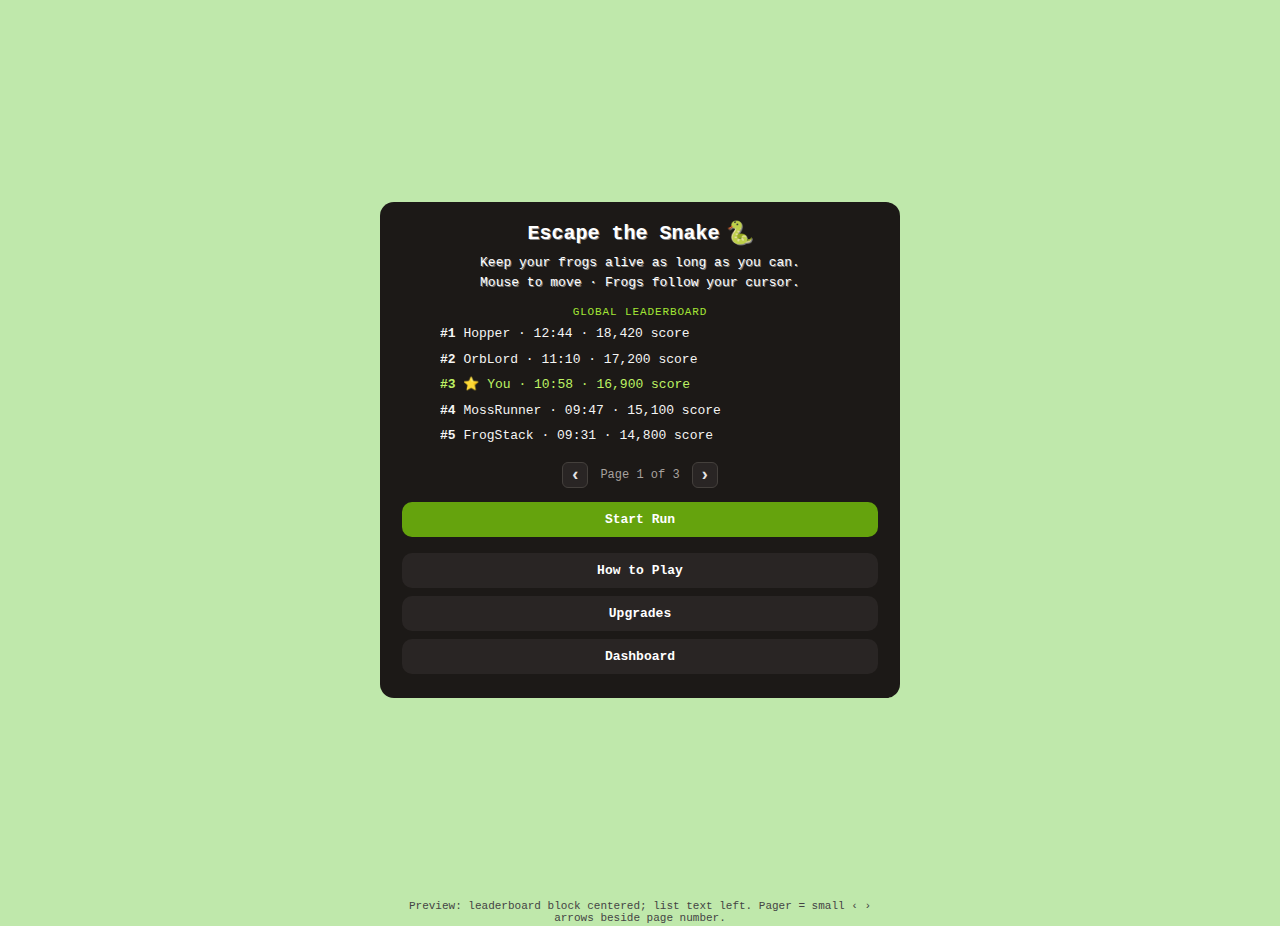
<file: main-menu-leaderboard-preview.html>
<!DOCTYPE html>
<html lang="en">
<head>
  <meta charset="UTF-8" />
  <meta name="viewport" content="width=device-width, initial-scale=1.0" />
  <title>Preview — Main menu + leaderboard inline</title>
  <link rel="stylesheet" href="css/style.css" />
  <style>
    html, body { margin: 0; height: 100%; }
    body {
      background: #bfe8ab;
      overflow: auto;
    }
    .preview-wrap {
      min-height: 100vh;
      display: flex;
      align-items: center;
      justify-content: center;
      padding: 16px;
    }
    .main-menu-with-lb .frog-panel {
      width: min(520px, 94vw);
      max-width: 94vw;
    }

    /* Centered column: label + list + pager; row text stays left */
    .main-menu-with-lb .main-menu-lb-block {
      width: min(400px, 100%);
      margin-left: auto;
      margin-right: auto;
      margin-bottom: 14px;
    }
    .main-menu-with-lb .main-menu-lb-block .frog-panel-section-label {
      text-align: center;
      margin-top: 0;
    }
    .main-menu-with-lb .main-menu-lb-block .frog-panel-list {
      max-height: 220px;
      overflow-y: auto;
      margin-bottom: 0;
      text-align: left;
    }
    .main-menu-with-lb .main-menu-lb-block .frog-panel-list li {
      text-align: left;
    }

    /* One row: ‹  Page 1 of 3  › — tiny arrow chips */
    .main-menu-with-lb .main-menu-lb-pager {
      display: flex;
      align-items: center;
      justify-content: center;
      gap: 12px;
      margin-top: 10px;
    }
    .main-menu-with-lb .main-menu-lb-page {
      font-size: 12px;
      color: #a8a29e;
      white-space: nowrap;
      line-height: 1.2;
    }
    .main-menu-with-lb .main-menu-lb-arrow {
      flex: 0 0 auto;
      margin-bottom: 0;
      padding: 1px 0;
      min-width: 26px;
      width: 26px;
      height: 26px;
      border-radius: 6px;
      font-size: 18px;
      line-height: 1;
      font-weight: 700;
      display: inline-flex;
      align-items: center;
      justify-content: center;
      font-family: inherit;
      cursor: pointer;
      border: 1px solid #44403c;
      background: #292524;
      color: #e7e5e4;
    }
    .main-menu-with-lb .main-menu-lb-arrow:hover {
      filter: brightness(1.1);
    }
  </style>
</head>
<body>
  <div class="preview-wrap main-menu-with-lb">
    <div class="frog-overlay is-open" style="display: flex; position: relative; inset: auto; min-height: 0;">
      <div class="frog-panel">
        <div class="frog-panel-title">
          Escape the Snake
          <span class="emoji">🐍</span>
        </div>

        <div class="frog-panel-sub">
          Keep your frogs alive as long as you can.<br />
          Mouse to move · Frogs follow your cursor.
        </div>

        <div class="main-menu-lb-block">
          <div class="frog-panel-section-label">Global Leaderboard</div>
          <ul class="frog-panel-list">
            <li><strong>#1</strong> Hopper · 12:44 · 18,420 score</li>
            <li><strong>#2</strong> OrbLord · 11:10 · 17,200 score</li>
            <li style="color:#bef264;"><strong>#3</strong> ⭐ You · 10:58 · 16,900 score</li>
            <li><strong>#4</strong> MossRunner · 09:47 · 15,100 score</li>
            <li><strong>#5</strong> FrogStack · 09:31 · 14,800 score</li>
          </ul>
          <div class="main-menu-lb-pager">
            <button type="button" class="main-menu-lb-arrow" aria-label="Previous page" title="Previous">‹</button>
            <span class="main-menu-lb-page">Page 1 of 3</span>
            <button type="button" class="main-menu-lb-arrow" aria-label="Next page" title="Next">›</button>
          </div>
        </div>

        <div style="margin-bottom: 8px;">
          <button type="button" class="frog-btn frog-btn-primary">Start Run</button>
        </div>

        <div>
          <button type="button" class="frog-btn frog-btn-secondary">How to Play</button>
          <button type="button" class="frog-btn frog-btn-secondary">Upgrades</button>
          <button type="button" class="frog-btn frog-btn-secondary">Dashboard</button>
        </div>
      </div>
    </div>
  </div>

  <p style="text-align:center;font-family:monospace;font-size:11px;color:#444;max-width:520px;margin:0 auto 24px;padding:0 16px;">
    Preview: leaderboard block centered; list text left. Pager = small ‹ › arrows beside page number.
  </p>
</body>
</html>
</file>
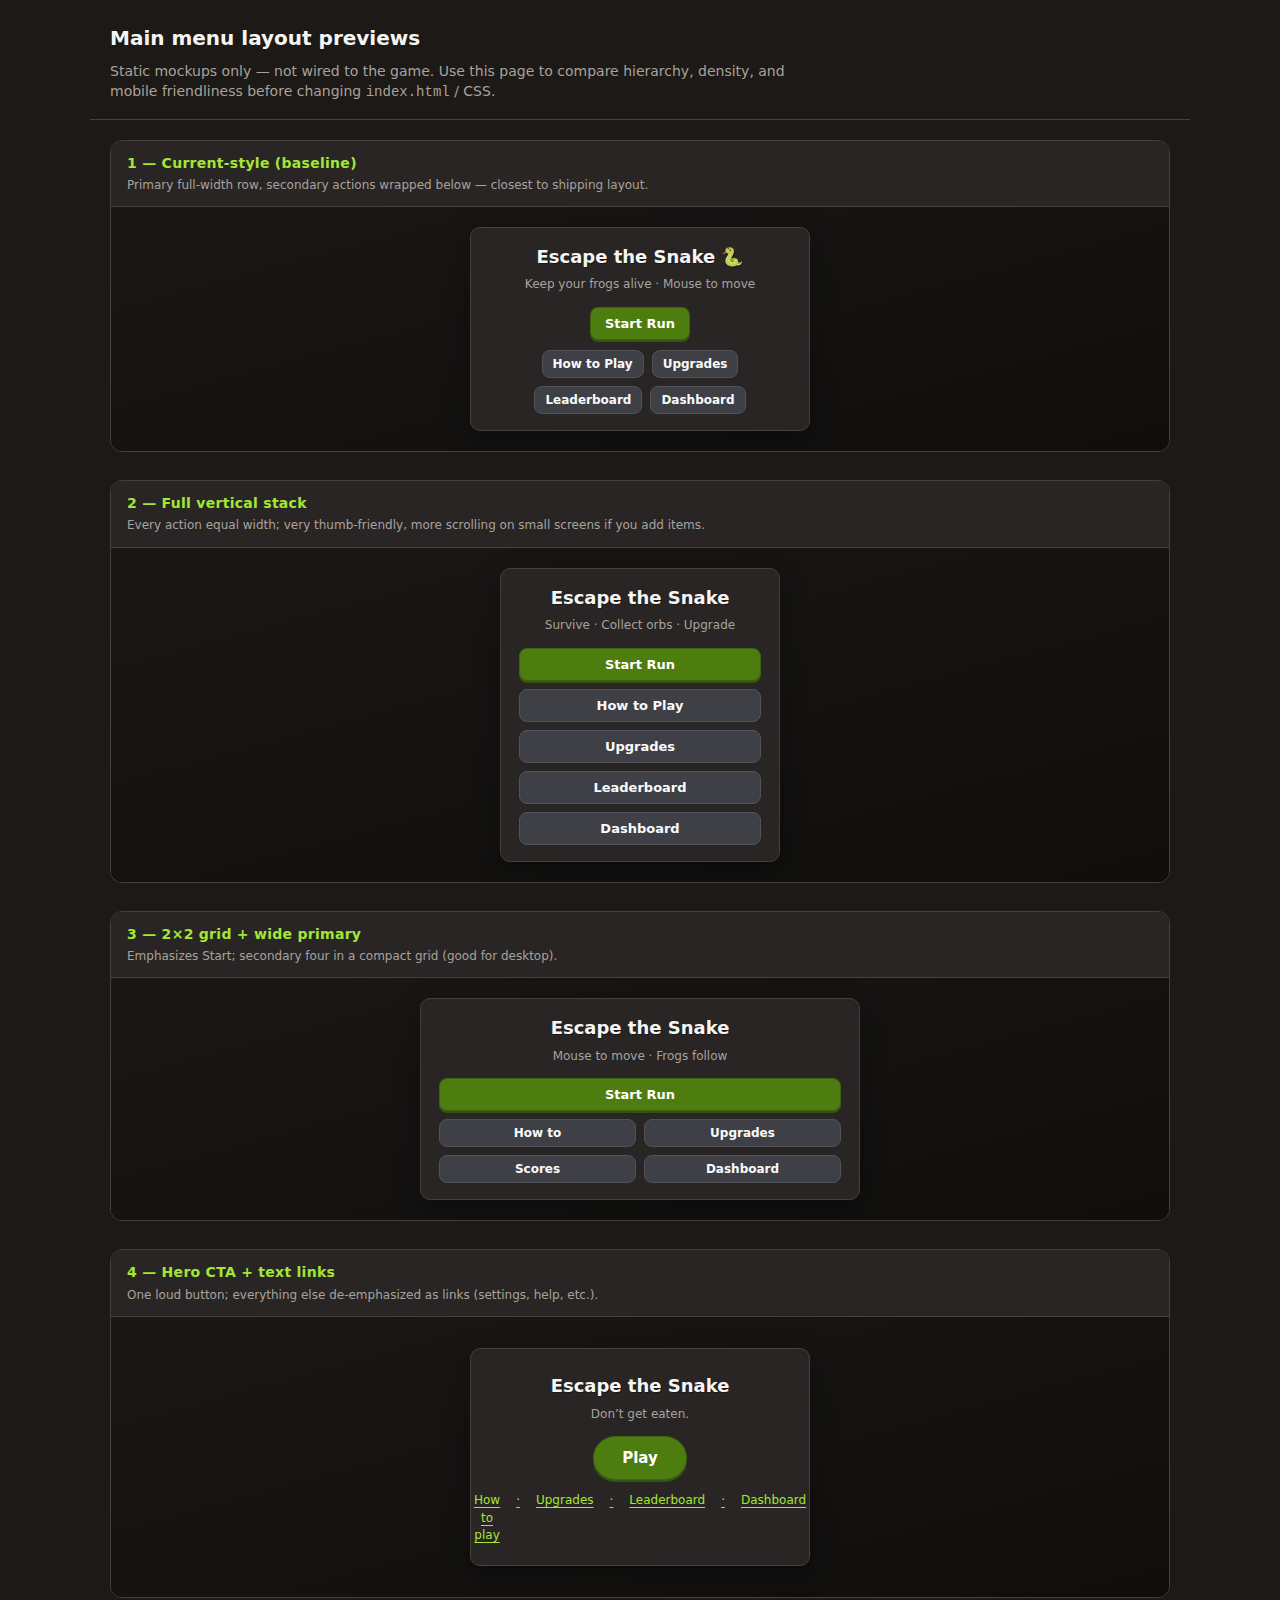
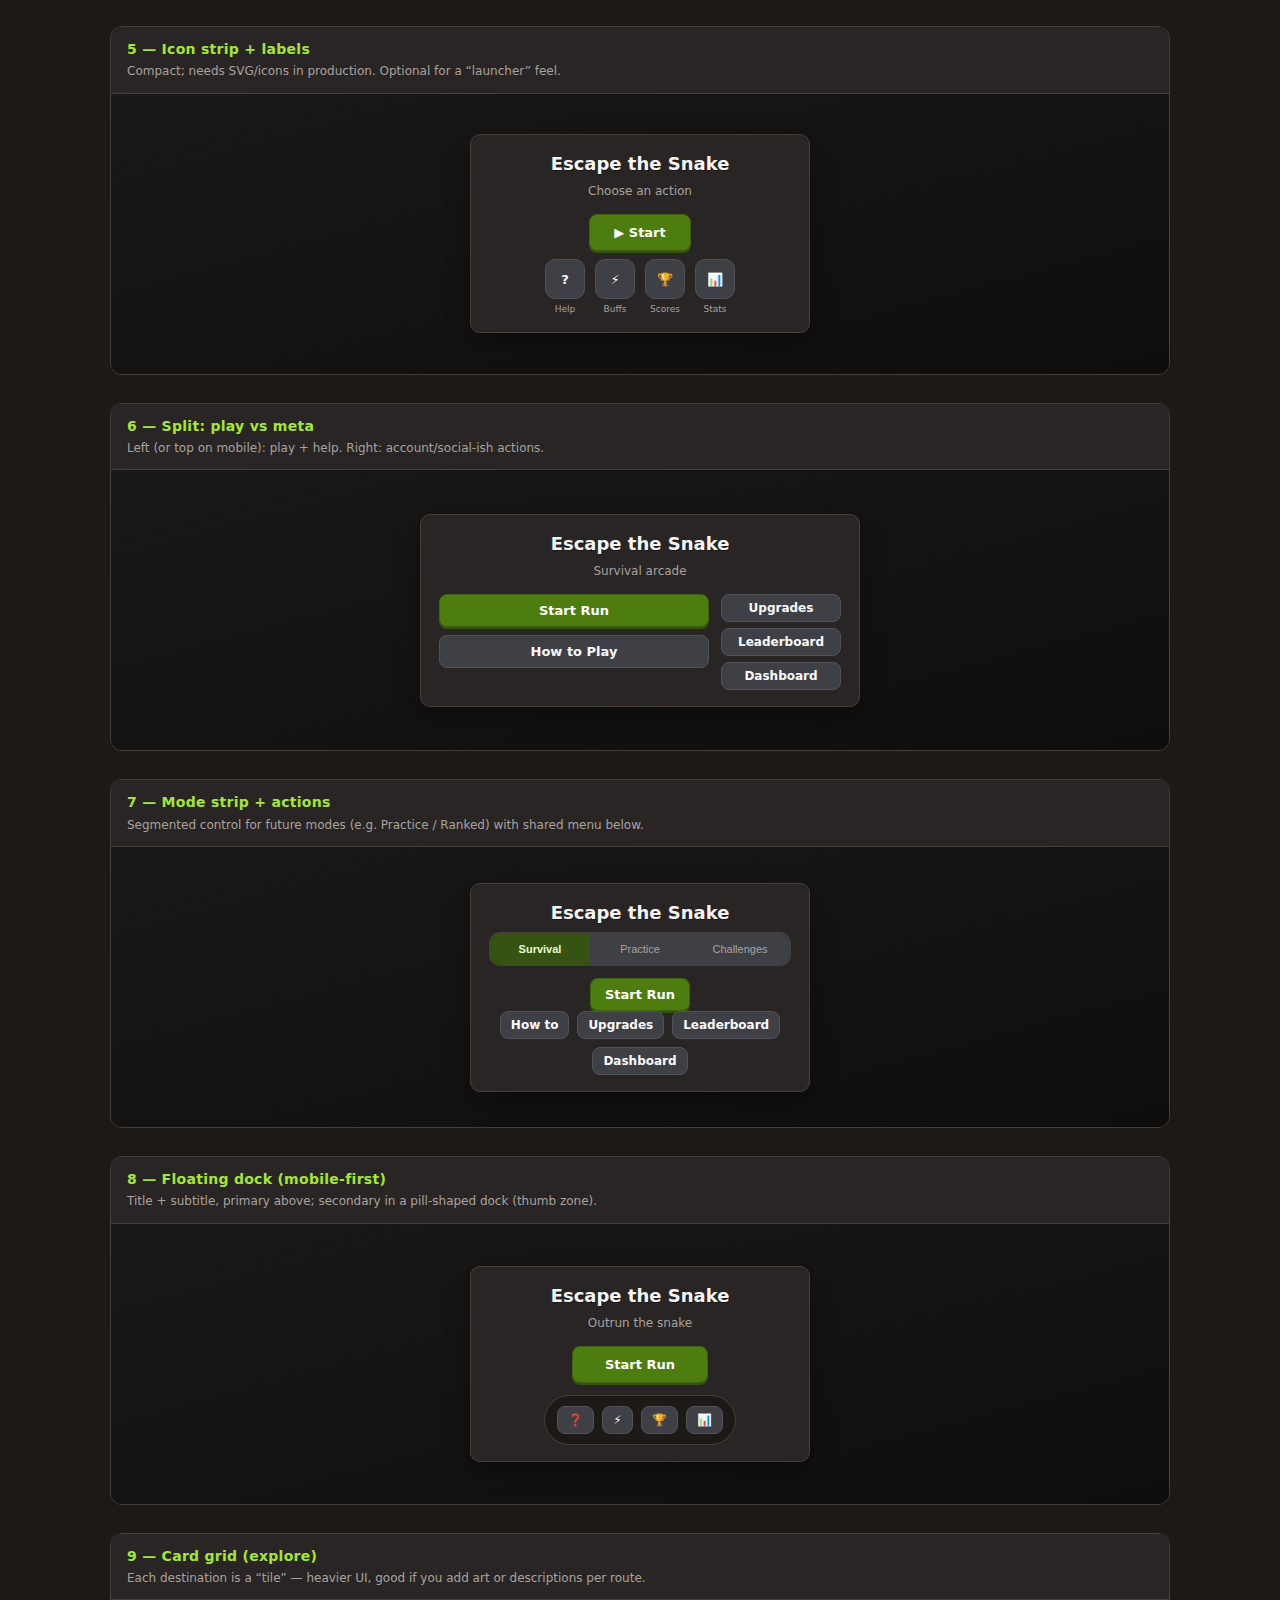
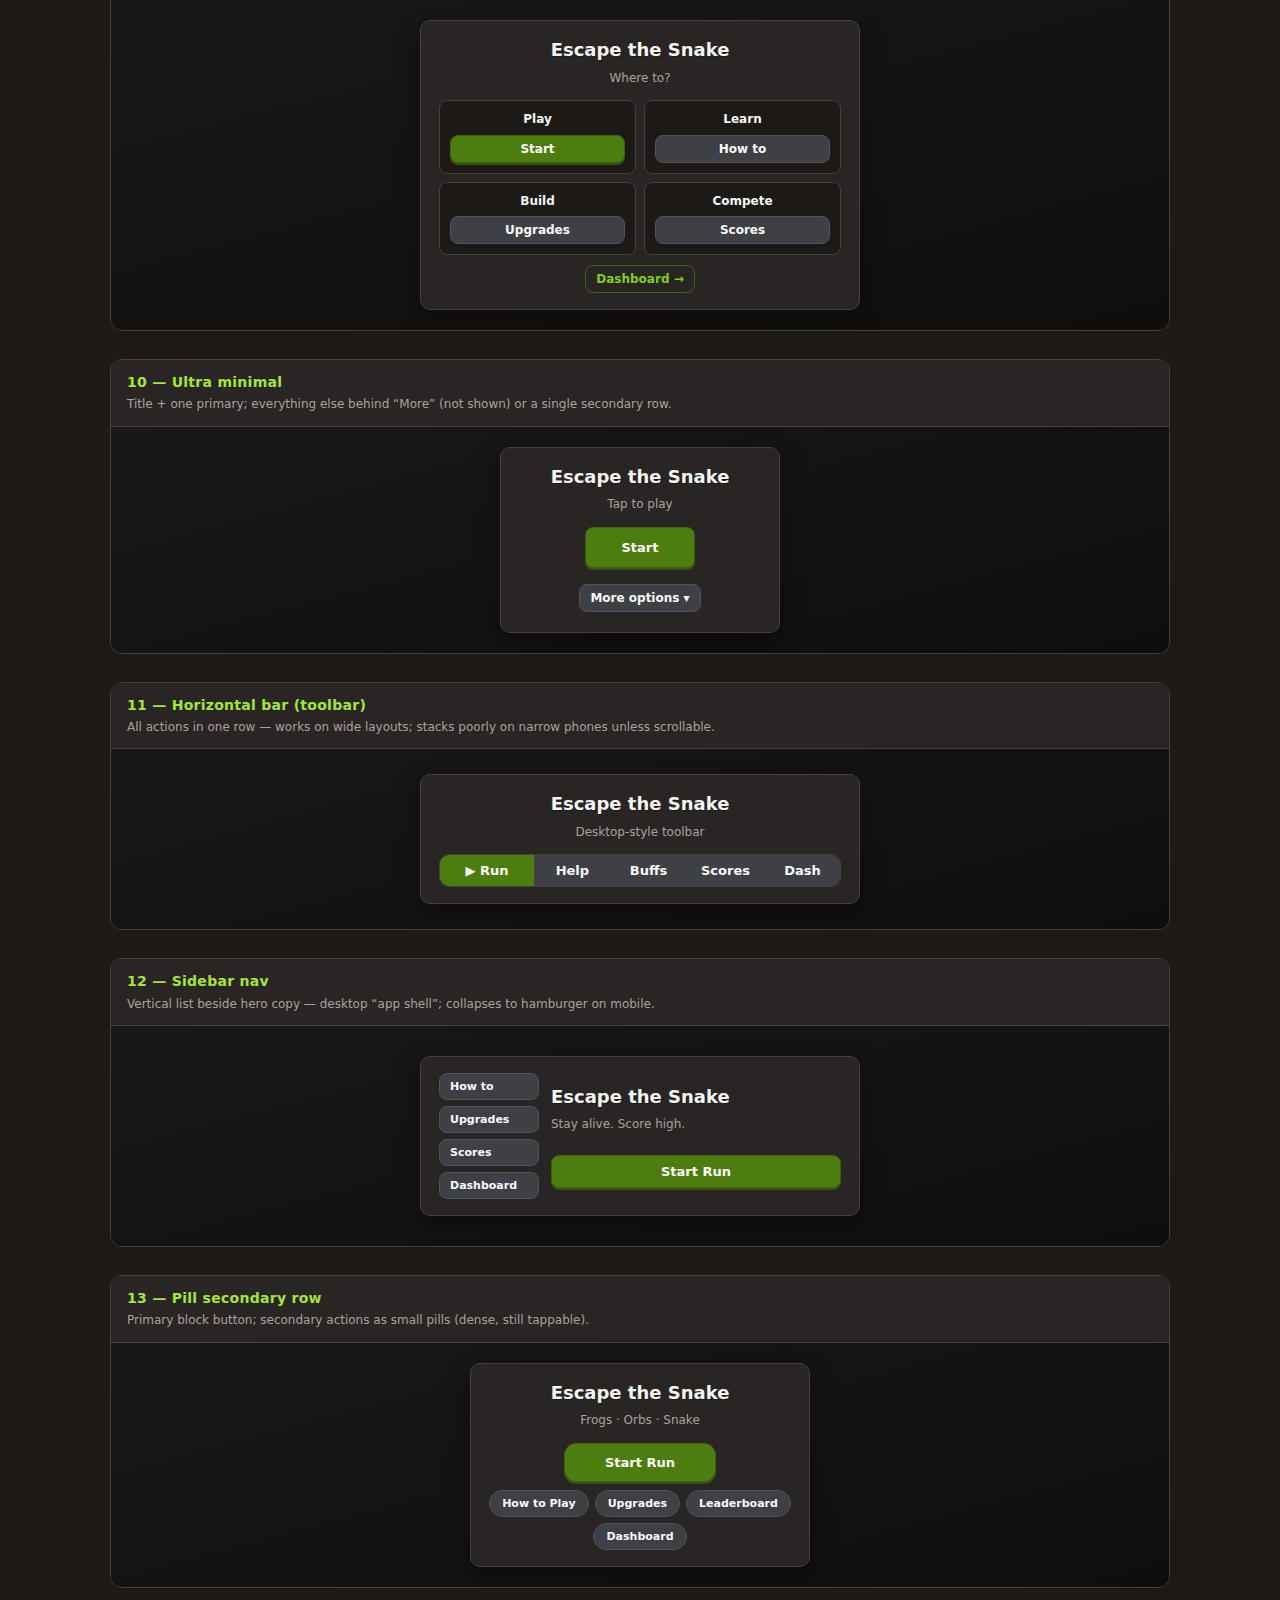
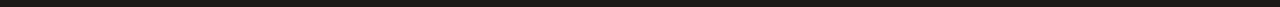
<file: main-menu-options-preview.html>
<!DOCTYPE html>
<html lang="en">
<head>
  <meta charset="UTF-8" />
  <meta name="viewport" content="width=device-width, initial-scale=1" />
  <title>Main menu options — Escape the Snake (previews)</title>
  <style>
    :root {
      --bg: #1c1917;
      --panel: #292524;
      --border: #44403c;
      --text: #f5f5f4;
      --muted: #a8a29e;
      --accent: #a3e635;
      --accent-dim: #84cc16;
      --primary-btn: #4d7c0f;
      --shadow: rgba(0,0,0,.35);
    }
    * { box-sizing: border-box; }
    body {
      margin: 0;
      font-family: system-ui, Segoe UI, Roboto, sans-serif;
      background: var(--bg);
      color: var(--text);
      line-height: 1.45;
    }
    header {
      padding: 24px 20px 16px;
      border-bottom: 1px solid var(--border);
      max-width: 1100px;
      margin: 0 auto;
    }
    header h1 { font-size: 1.25rem; margin: 0 0 8px; font-weight: 700; }
    header p { margin: 0; color: var(--muted); font-size: 14px; max-width: 720px; }
    .grid {
      max-width: 1100px;
      margin: 0 auto;
      padding: 20px;
      display: grid;
      gap: 28px;
    }
    section.preview {
      background: #0c0a09;
      border: 1px solid var(--border);
      border-radius: 12px;
      overflow: hidden;
    }
    section.preview .meta {
      padding: 12px 16px;
      background: var(--panel);
      border-bottom: 1px solid var(--border);
    }
    section.preview .meta h2 {
      margin: 0 0 4px;
      font-size: 14px;
      font-weight: 700;
      color: var(--accent);
      letter-spacing: 0.02em;
    }
    section.preview .meta p {
      margin: 0;
      font-size: 12px;
      color: var(--muted);
    }
    .canvas {
      min-height: 220px;
      padding: 20px;
      display: flex;
      align-items: center;
      justify-content: center;
      background: linear-gradient(165deg, #1a1816 0%, #0f0e0d 100%);
    }
    .canvas.tall { min-height: 280px; }
    .canvas.wide { min-height: 180px; }

    /* Shared faux menu atoms */
    .mm-title {
      font-size: 18px;
      font-weight: 800;
      text-align: center;
      margin-bottom: 6px;
      text-shadow: 1px 1px 0 var(--shadow);
    }
    .mm-sub {
      font-size: 12px;
      color: var(--muted);
      text-align: center;
      margin-bottom: 14px;
      line-height: 1.4;
    }
    .btn {
      display: inline-flex;
      align-items: center;
      justify-content: center;
      gap: 6px;
      padding: 8px 14px;
      font-size: 13px;
      font-weight: 600;
      border-radius: 8px;
      border: 1px solid transparent;
      cursor: default;
      font-family: inherit;
    }
    .btn-primary {
      background: var(--primary-btn);
      color: #fff;
      border-color: #3f6212;
      box-shadow: 0 2px 0 #365314;
    }
    .btn-sec {
      background: #3f3f46;
      color: #fafafa;
      border-color: #52525b;
    }
    .btn-ghost {
      background: transparent;
      color: var(--accent-dim);
      border-color: #3f6212;
    }
    .btn-sm { padding: 6px 10px; font-size: 12px; }
    .btn-icon { width: 40px; height: 40px; padding: 0; border-radius: 10px; }

    .panel {
      background: var(--panel);
      border: 1px solid var(--border);
      border-radius: 10px;
      padding: 16px 18px;
      box-shadow: 0 8px 24px var(--shadow);
      width: 100%;
      max-width: 340px;
    }
    .panel.wide { max-width: 440px; }
    .panel.narrow { max-width: 280px; }

    /* --- Variants --- */
    .v1 .row-primary { text-align: center; margin-bottom: 10px; }
    .v1 .row-sec { display: flex; flex-wrap: wrap; gap: 8px; justify-content: center; }

    .v2 .stack { display: flex; flex-direction: column; gap: 8px; }
    .v2 .stack .btn { width: 100%; }

    .v3 .two-col {
      display: grid;
      grid-template-columns: 1fr 1fr;
      gap: 8px;
    }
    .v3 .span2 { grid-column: 1 / -1; }

    .v4 .hero {
      text-align: center;
      padding: 8px 0 4px;
    }
    .v4 .hero .big-cta {
      font-size: 15px;
      padding: 12px 28px;
      border-radius: 999px;
    }
    .v4 .links {
      display: flex;
      justify-content: center;
      gap: 16px;
      margin-top: 12px;
      font-size: 12px;
      color: var(--accent);
      text-decoration: underline;
      text-underline-offset: 3px;
    }

    .v5 .icon-row {
      display: flex;
      justify-content: center;
      gap: 10px;
      flex-wrap: wrap;
      margin-top: 8px;
    }
    .v5 .lbl { font-size: 9px; color: var(--muted); margin-top: 4px; text-align: center; }

    .v6 .split {
      display: grid;
      grid-template-columns: 1fr auto;
      gap: 12px;
      align-items: start;
    }
    .v6 .side {
      display: flex;
      flex-direction: column;
      gap: 6px;
    }
    .v6 .side .btn { min-width: 120px; }

    .v7 .seg {
      display: flex;
      border-radius: 10px;
      overflow: hidden;
      border: 1px solid var(--border);
      margin-bottom: 12px;
    }
    .v7 .seg button {
      flex: 1;
      padding: 10px 8px;
      font-size: 11px;
      border: none;
      background: #3f3f46;
      color: var(--muted);
      cursor: default;
    }
    .v7 .seg button.on {
      background: #365314;
      color: #ecfccb;
      font-weight: 700;
    }

    .v8 .dock {
      display: flex;
      gap: 8px;
      justify-content: center;
      padding: 10px 12px;
      background: #1c1917;
      border-radius: 999px;
      border: 1px solid var(--border);
      max-width: fit-content;
      margin: 12px auto 0;
    }

    .v9 .card-grid {
      display: grid;
      grid-template-columns: repeat(2, 1fr);
      gap: 8px;
    }
    .v9 .card {
      background: #1c1917;
      border: 1px solid var(--border);
      border-radius: 8px;
      padding: 10px;
      text-align: center;
      font-size: 11px;
      color: var(--muted);
    }
    .v9 .card strong { display: block; color: var(--text); margin-bottom: 6px; font-size: 12px; }

    .v10 .min {
      text-align: center;
    }
    .v10 .min .btn-sec { margin: 4px; }

    .v11 .bar {
      display: flex;
      align-items: stretch;
      gap: 0;
      border-radius: 10px;
      overflow: hidden;
      border: 1px solid var(--border);
    }
    .v11 .bar .btn { flex: 1; border-radius: 0; border: none; border-right: 1px solid var(--border); }
    .v11 .bar .btn:last-child { border-right: none; }
    .v11 .bar .btn-primary { flex: 1.4; }

    .v12 .aside-layout {
      display: grid;
      grid-template-columns: 100px 1fr;
      gap: 12px;
      align-items: center;
    }
    .v12 .nav-v {
      display: flex;
      flex-direction: column;
      gap: 6px;
    }
    .v12 .nav-v .btn { width: 100%; justify-content: flex-start; font-size: 11px; }

    .v13 .pill-menu {
      display: flex;
      flex-wrap: wrap;
      gap: 6px;
      justify-content: center;
      margin-top: 8px;
    }
    .v13 .pill-menu .btn {
      border-radius: 999px;
      padding: 6px 12px;
      font-size: 11px;
    }

    @media (max-width: 520px) {
      .v6 .split { grid-template-columns: 1fr; }
      .v12 .aside-layout { grid-template-columns: 1fr; }
    }
  </style>
</head>
<body>
  <header>
    <h1>Main menu layout previews</h1>
    <p>
      Static mockups only — not wired to the game. Use this page to compare hierarchy, density,
      and mobile friendliness before changing <code>index.html</code> / CSS.
    </p>
  </header>

  <div class="grid">

    <section class="preview">
      <div class="meta">
        <h2>1 — Current-style (baseline)</h2>
        <p>Primary full-width row, secondary actions wrapped below — closest to shipping layout.</p>
      </div>
      <div class="canvas">
        <div class="panel v1">
          <div class="mm-title">Escape the Snake <span aria-hidden="true">🐍</span></div>
          <div class="mm-sub">Keep your frogs alive · Mouse to move</div>
          <div class="row-primary"><button type="button" class="btn btn-primary">Start Run</button></div>
          <div class="row-sec">
            <button type="button" class="btn btn-sec btn-sm">How to Play</button>
            <button type="button" class="btn btn-sec btn-sm">Upgrades</button>
            <button type="button" class="btn btn-sec btn-sm">Leaderboard</button>
            <button type="button" class="btn btn-sec btn-sm">Dashboard</button>
          </div>
        </div>
      </div>
    </section>

    <section class="preview">
      <div class="meta">
        <h2>2 — Full vertical stack</h2>
        <p>Every action equal width; very thumb-friendly, more scrolling on small screens if you add items.</p>
      </div>
      <div class="canvas">
        <div class="panel v2 narrow">
          <div class="mm-title">Escape the Snake</div>
          <div class="mm-sub">Survive · Collect orbs · Upgrade</div>
          <div class="stack">
            <button type="button" class="btn btn-primary">Start Run</button>
            <button type="button" class="btn btn-sec">How to Play</button>
            <button type="button" class="btn btn-sec">Upgrades</button>
            <button type="button" class="btn btn-sec">Leaderboard</button>
            <button type="button" class="btn btn-sec">Dashboard</button>
          </div>
        </div>
      </div>
    </section>

    <section class="preview">
      <div class="meta">
        <h2>3 — 2×2 grid + wide primary</h2>
        <p>Emphasizes Start; secondary four in a compact grid (good for desktop).</p>
      </div>
      <div class="canvas">
        <div class="panel wide v3">
          <div class="mm-title">Escape the Snake</div>
          <div class="mm-sub">Mouse to move · Frogs follow</div>
          <button type="button" class="btn btn-primary span2" style="width:100%;margin-bottom:8px;">Start Run</button>
          <div class="two-col">
            <button type="button" class="btn btn-sec btn-sm">How to</button>
            <button type="button" class="btn btn-sec btn-sm">Upgrades</button>
            <button type="button" class="btn btn-sec btn-sm">Scores</button>
            <button type="button" class="btn btn-sec btn-sm">Dashboard</button>
          </div>
        </div>
      </div>
    </section>

    <section class="preview">
      <div class="meta">
        <h2>4 — Hero CTA + text links</h2>
        <p>One loud button; everything else de-emphasized as links (settings, help, etc.).</p>
      </div>
      <div class="canvas tall">
        <div class="panel v4">
          <div class="hero">
            <div class="mm-title">Escape the Snake</div>
            <div class="mm-sub">Don’t get eaten.</div>
            <button type="button" class="btn btn-primary big-cta">Play</button>
            <div class="links">
              <span>How to play</span>
              <span>·</span>
              <span>Upgrades</span>
              <span>·</span>
              <span>Leaderboard</span>
              <span>·</span>
              <span>Dashboard</span>
            </div>
          </div>
        </div>
      </div>
    </section>

    <section class="preview">
      <div class="meta">
        <h2>5 — Icon strip + labels</h2>
        <p>Compact; needs SVG/icons in production. Optional for a “launcher” feel.</p>
      </div>
      <div class="canvas tall">
        <div class="panel v5">
          <div class="mm-title">Escape the Snake</div>
          <div class="mm-sub">Choose an action</div>
          <div style="text-align:center;margin-bottom:8px;">
            <button type="button" class="btn btn-primary" style="padding:10px 24px;">▶ Start</button>
          </div>
          <div class="icon-row">
            <div><button type="button" class="btn btn-sec btn-icon" title="Help">?</button><div class="lbl">Help</div></div>
            <div><button type="button" class="btn btn-sec btn-icon" title="Upgrades">⚡</button><div class="lbl">Buffs</div></div>
            <div><button type="button" class="btn btn-sec btn-icon" title="Scores">🏆</button><div class="lbl">Scores</div></div>
            <div><button type="button" class="btn btn-sec btn-icon" title="Stats">📊</button><div class="lbl">Stats</div></div>
          </div>
        </div>
      </div>
    </section>

    <section class="preview">
      <div class="meta">
        <h2>6 — Split: play vs meta</h2>
        <p>Left (or top on mobile): play + help. Right: account/social-ish actions.</p>
      </div>
      <div class="canvas tall">
        <div class="panel wide v6">
          <div class="mm-title">Escape the Snake</div>
          <div class="mm-sub">Survival arcade</div>
          <div class="split">
            <div>
              <button type="button" class="btn btn-primary" style="width:100%;margin-bottom:8px;">Start Run</button>
              <button type="button" class="btn btn-sec" style="width:100%;">How to Play</button>
            </div>
            <div class="side">
              <button type="button" class="btn btn-sec btn-sm">Upgrades</button>
              <button type="button" class="btn btn-sec btn-sm">Leaderboard</button>
              <button type="button" class="btn btn-sec btn-sm">Dashboard</button>
            </div>
          </div>
        </div>
      </div>
    </section>

    <section class="preview">
      <div class="meta">
        <h2>7 — Mode strip + actions</h2>
        <p>Segmented control for future modes (e.g. Practice / Ranked) with shared menu below.</p>
      </div>
      <div class="canvas tall">
        <div class="panel v7">
          <div class="mm-title">Escape the Snake</div>
          <div class="seg">
            <button type="button" class="on">Survival</button>
            <button type="button" class="">Practice</button>
            <button type="button" class="">Challenges</button>
          </div>
          <div class="row-primary" style="text-align:center;">
            <button type="button" class="btn btn-primary">Start Run</button>
          </div>
          <div class="row-sec" style="display:flex;flex-wrap:wrap;gap:8px;justify-content:center;">
            <button type="button" class="btn btn-sec btn-sm">How to</button>
            <button type="button" class="btn btn-sec btn-sm">Upgrades</button>
            <button type="button" class="btn btn-sec btn-sm">Leaderboard</button>
            <button type="button" class="btn btn-sec btn-sm">Dashboard</button>
          </div>
        </div>
      </div>
    </section>

    <section class="preview">
      <div class="meta">
        <h2>8 — Floating dock (mobile-first)</h2>
        <p>Title + subtitle, primary above; secondary in a pill-shaped dock (thumb zone).</p>
      </div>
      <div class="canvas tall">
        <div class="panel v8">
          <div class="mm-title">Escape the Snake</div>
          <div class="mm-sub">Outrun the snake</div>
          <div style="text-align:center;">
            <button type="button" class="btn btn-primary" style="padding:10px 32px;">Start Run</button>
          </div>
          <div class="dock">
            <button type="button" class="btn btn-sec btn-sm">❓</button>
            <button type="button" class="btn btn-sec btn-sm">⚡</button>
            <button type="button" class="btn btn-sec btn-sm">🏆</button>
            <button type="button" class="btn btn-sec btn-sm">📊</button>
          </div>
        </div>
      </div>
    </section>

    <section class="preview">
      <div class="meta">
        <h2>9 — Card grid (explore)</h2>
        <p>Each destination is a “tile” — heavier UI, good if you add art or descriptions per route.</p>
      </div>
      <div class="canvas tall">
        <div class="panel wide v9">
          <div class="mm-title">Escape the Snake</div>
          <div class="mm-sub">Where to?</div>
          <div class="card-grid">
            <div class="card"><strong>Play</strong><button type="button" class="btn btn-primary btn-sm" style="width:100%;">Start</button></div>
            <div class="card"><strong>Learn</strong><button type="button" class="btn btn-sec btn-sm" style="width:100%;">How to</button></div>
            <div class="card"><strong>Build</strong><button type="button" class="btn btn-sec btn-sm" style="width:100%;">Upgrades</button></div>
            <div class="card"><strong>Compete</strong><button type="button" class="btn btn-sec btn-sm" style="width:100%;">Scores</button></div>
          </div>
          <div style="text-align:center;margin-top:10px;">
            <button type="button" class="btn btn-ghost btn-sm">Dashboard →</button>
          </div>
        </div>
      </div>
    </section>

    <section class="preview">
      <div class="meta">
        <h2>10 — Ultra minimal</h2>
        <p>Title + one primary; everything else behind “More” (not shown) or a single secondary row.</p>
      </div>
      <div class="canvas wide">
        <div class="panel narrow v10">
          <div class="min">
            <div class="mm-title">Escape the Snake</div>
            <div class="mm-sub">Tap to play</div>
            <button type="button" class="btn btn-primary" style="padding:12px 36px;">Start</button>
            <div style="margin-top:12px;">
              <button type="button" class="btn btn-sec btn-sm">More options ▾</button>
            </div>
          </div>
        </div>
      </div>
    </section>

    <section class="preview">
      <div class="meta">
        <h2>11 — Horizontal bar (toolbar)</h2>
        <p>All actions in one row — works on wide layouts; stacks poorly on narrow phones unless scrollable.</p>
      </div>
      <div class="canvas wide">
        <div class="panel wide v11">
          <div class="mm-title">Escape the Snake</div>
          <div class="mm-sub">Desktop-style toolbar</div>
          <div class="bar">
            <button type="button" class="btn btn-primary">▶ Run</button>
            <button type="button" class="btn btn-sec">Help</button>
            <button type="button" class="btn btn-sec">Buffs</button>
            <button type="button" class="btn btn-sec">Scores</button>
            <button type="button" class="btn btn-sec">Dash</button>
          </div>
        </div>
      </div>
    </section>

    <section class="preview">
      <div class="meta">
        <h2>12 — Sidebar nav</h2>
        <p>Vertical list beside hero copy — desktop “app shell”; collapses to hamburger on mobile.</p>
      </div>
      <div class="canvas">
        <div class="panel wide v12">
          <div class="aside-layout">
            <div class="nav-v">
              <button type="button" class="btn btn-sec btn-sm">How to</button>
              <button type="button" class="btn btn-sec btn-sm">Upgrades</button>
              <button type="button" class="btn btn-sec btn-sm">Scores</button>
              <button type="button" class="btn btn-sec btn-sm">Dashboard</button>
            </div>
            <div>
              <div class="mm-title" style="text-align:left;">Escape the Snake</div>
              <div class="mm-sub" style="text-align:left;">Stay alive. Score high.</div>
              <button type="button" class="btn btn-primary" style="width:100%;margin-top:8px;">Start Run</button>
            </div>
          </div>
        </div>
      </div>
    </section>

    <section class="preview">
      <div class="meta">
        <h2>13 — Pill secondary row</h2>
        <p>Primary block button; secondary actions as small pills (dense, still tappable).</p>
      </div>
      <div class="canvas">
        <div class="panel v13">
          <div class="mm-title">Escape the Snake</div>
          <div class="mm-sub">Frogs · Orbs · Snake</div>
          <div style="text-align:center;">
            <button type="button" class="btn btn-primary" style="padding:11px 40px;border-radius:12px;">Start Run</button>
          </div>
          <div class="pill-menu">
            <button type="button" class="btn btn-sec">How to Play</button>
            <button type="button" class="btn btn-sec">Upgrades</button>
            <button type="button" class="btn btn-sec">Leaderboard</button>
            <button type="button" class="btn btn-sec">Dashboard</button>
          </div>
        </div>
      </div>
    </section>

  </div>
</body>
</html>
</file>
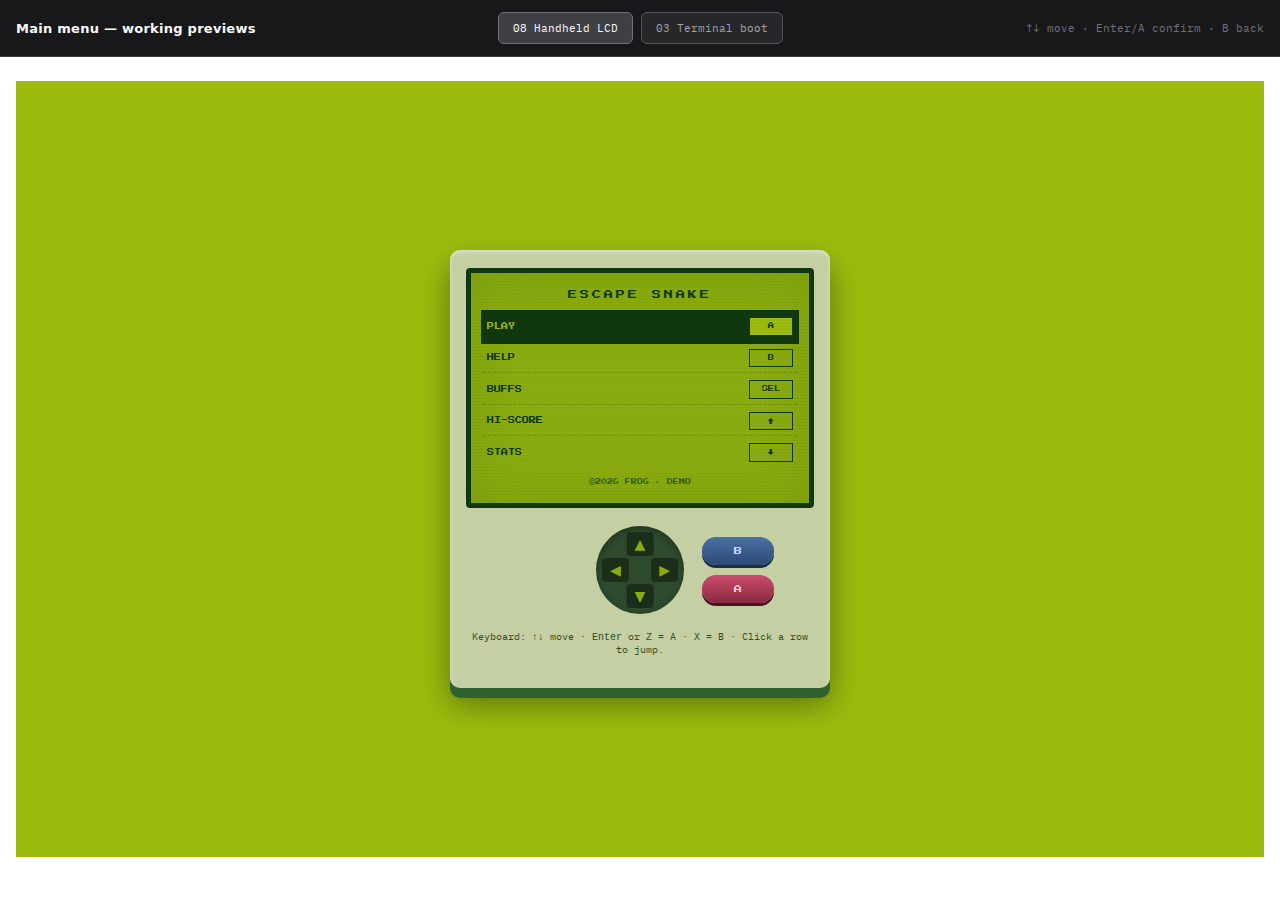
<file: main-menu-working-previews.html>
<!DOCTYPE html>
<html lang="en">
<head>
  <meta charset="UTF-8" />
  <meta name="viewport" content="width=device-width, initial-scale=1" />
  <title>Working previews — Handheld LCD · Terminal boot</title>
  <link rel="preconnect" href="https://fonts.googleapis.com" />
  <link rel="preconnect" href="https://fonts.gstatic.com" crossorigin />
  <link href="https://fonts.googleapis.com/css2?family=IBM+Plex+Mono:wght@400;600&family=Press+Start+2P&display=swap" rel="stylesheet" />
  <style>
    * { box-sizing: border-box; }
    html, body { height: 100%; margin: 0; }

    .chrome {
      display: flex;
      flex-wrap: wrap;
      align-items: center;
      justify-content: space-between;
      gap: 12px;
      padding: 12px 16px;
      background: #18181b;
      border-bottom: 1px solid #3f3f46;
      position: sticky;
      top: 0;
      z-index: 100;
    }
    .chrome h1 {
      font-family: system-ui, sans-serif;
      font-size: 13px;
      font-weight: 700;
      margin: 0;
      color: #fafafa;
      letter-spacing: 0.02em;
    }
    .chrome .tabs {
      display: flex;
      gap: 8px;
    }
    .chrome button.tab {
      font-family: "IBM Plex Mono", monospace;
      font-size: 11px;
      padding: 8px 14px;
      border-radius: 6px;
      border: 1px solid #52525b;
      background: #27272a;
      color: #a1a1aa;
      cursor: pointer;
    }
    .chrome button.tab[aria-selected="true"] {
      background: #3f3f46;
      color: #fafafa;
      border-color: #71717a;
    }
    .chrome .hint {
      font-size: 11px;
      color: #71717a;
      font-family: "IBM Plex Mono", monospace;
    }

    section.demo {
      display: none;
      min-height: calc(100vh - 52px);
      padding: 24px 16px 48px;
    }
    section.demo.active { display: flex; flex-direction: column; align-items: center; justify-content: flex-start; }

    /* ========== 08 Handheld LCD ========== */
    .dmg-page {
      background: #9bbc0f;
      width: 100%;
      flex: 1;
      display: flex;
      flex-direction: column;
      align-items: center;
      justify-content: center;
      padding: 20px;
    }

    .dmg-unit {
      background: #c4cfa3;
      padding: 18px 16px 22px;
      border-radius: 10px;
      box-shadow:
        inset 0 2px 4px rgba(255,255,255,.45),
        0 10px 0 #306230,
        0 16px 32px rgba(0,0,0,.4);
      width: min(100%, 380px);
    }

    .dmg-lcd-wrap {
      border: 5px solid #0f380f;
      border-radius: 4px;
      background: #0f380f;
      box-shadow: inset 0 2px 8px rgba(0,0,0,.5);
    }

    .dmg-lcd {
      background: #8bac0f;
      min-height: 200px;
      padding: 14px 12px 16px;
      font-family: "Press Start 2P", cursive;
      font-size: 7px;
      line-height: 1.75;
      color: #0f380f;
      image-rendering: pixelated;
      box-shadow: inset 0 0 50px rgba(15,56,15,.12);
      position: relative;
      overflow: hidden;
    }

    .dmg-lcd::after {
      content: "";
      position: absolute;
      inset: 0;
      background: repeating-linear-gradient(
        0deg,
        transparent,
        transparent 2px,
        rgba(15,56,15,.04) 2px,
        rgba(15,56,15,.04) 3px
      );
      pointer-events: none;
    }

    .dmg-title {
      font-size: 9px;
      text-align: center;
      letter-spacing: 3px;
      margin-bottom: 10px;
      animation: lcdFlicker 4s infinite;
    }
    @keyframes lcdFlicker {
      0%, 96%, 100% { opacity: 1; }
      97% { opacity: 0.92; }
    }

    .dmg-row {
      display: flex;
      justify-content: space-between;
      align-items: center;
      padding: 5px 4px;
      margin: 2px 0;
      border-bottom: 1px dashed rgba(15,56,15,.2);
      cursor: pointer;
      user-select: none;
    }
    .dmg-row:last-of-type { border-bottom: none; }

    .dmg-row.selected {
      background: #0f380f;
      color: #9bbc0f;
      outline: 2px solid #0f380f;
    }
    .dmg-row.selected .dmg-key {
      background: #9bbc0f;
      color: #0f380f;
    }

    .dmg-key {
      font-size: 6px;
      padding: 3px 5px;
      border: 1px solid #0f380f;
      min-width: 44px;
      text-align: center;
    }

    .dmg-footer {
      text-align: center;
      font-size: 6px;
      margin-top: 10px;
      opacity: 0.65;
    }

    .dmg-subscreen {
      font-size: 6px;
      line-height: 1.6;
      padding: 8px 4px;
      min-height: 120px;
    }
    .dmg-subscreen .back {
      margin-top: 12px;
      color: #306230;
      text-decoration: underline;
      cursor: pointer;
    }

    .dmg-controls {
      margin-top: 18px;
      display: grid;
      grid-template-columns: 1fr auto 1fr;
      gap: 12px;
      align-items: center;
      max-width: 280px;
      margin-left: auto;
      margin-right: auto;
    }

    .dmg-pad {
      width: 88px;
      height: 88px;
      background: #2d4a2d;
      border-radius: 50%;
      position: relative;
      box-shadow: inset 0 2px 6px rgba(0,0,0,.35);
      justify-self: center;
    }
    .dmg-pad button {
      position: absolute;
      background: #1a2e1a;
      border: none;
      color: #8bac0f;
      font-size: 14px;
      cursor: pointer;
      padding: 4px 8px;
      border-radius: 4px;
      font-family: system-ui, sans-serif;
    }
    .dmg-pad button:active { background: #0f380f; color: #c4cfa3; }
    .dmg-pad .u { top: 6px; left: 50%; transform: translateX(-50%); }
    .dmg-pad .d { bottom: 6px; left: 50%; transform: translateX(-50%); }
    .dmg-pad .l { left: 6px; top: 50%; transform: translateY(-50%); }
    .dmg-pad .r { right: 6px; top: 50%; transform: translateY(-50%); }

    .dmg-actions {
      display: flex;
      flex-direction: column;
      gap: 10px;
      align-items: center;
    }
    .dmg-actions button {
      font-family: "Press Start 2P", cursive;
      font-size: 8px;
      padding: 10px 14px;
      border-radius: 20px;
      border: none;
      cursor: pointer;
      min-width: 72px;
    }
    .dmg-a {
      background: linear-gradient(180deg, #c94c6c, #8b2942);
      color: #ffc9d4;
      box-shadow: 0 3px 0 #4a1522;
    }
    .dmg-b {
      background: linear-gradient(180deg, #4a6fa5, #2d4a73);
      color: #c5d9ff;
      box-shadow: 0 3px 0 #1a2d4a;
    }
    .dmg-actions button:active { transform: translateY(2px); box-shadow: none; }

    .dmg-help {
      margin-top: 16px;
      font-family: "IBM Plex Mono", monospace;
      font-size: 10px;
      color: #0f380f;
      text-align: center;
      max-width: 360px;
      opacity: 0.85;
    }

    /* ========== 03 Terminal ========== */
    .term-page {
      background: #000;
      width: 100%;
      flex: 1;
      display: flex;
      flex-direction: column;
      align-items: center;
      padding: 20px 12px 40px;
    }

    .term-window {
      width: min(100%, 640px);
      flex: 1;
      min-height: 420px;
      background: #030303;
      border: 1px solid #14532d;
      border-radius: 6px;
      box-shadow: 0 0 0 1px #052e16, 0 16px 48px rgba(0,0,0,.6);
      display: flex;
      flex-direction: column;
      overflow: hidden;
    }

    .term-bar {
      background: #0a1f0f;
      padding: 6px 10px;
      font-family: "IBM Plex Mono", monospace;
      font-size: 10px;
      color: #4ade80;
      border-bottom: 1px solid #14532d;
      display: flex;
      justify-content: space-between;
      align-items: center;
    }
    .term-bar span { opacity: 0.7; }

    .term-out {
      flex: 1;
      overflow-y: auto;
      padding: 12px 14px 16px;
      font-family: "IBM Plex Mono", monospace;
      font-size: 12px;
      line-height: 1.55;
      color: #4ade80;
    }

    .term-line { margin: 0 0 4px; white-space: pre-wrap; word-break: break-word; }
    .term-line.dim { color: #166534; }
    .term-line.err { color: #f87171; }
    .term-line.ok { color: #86efac; }

    .term-input-line {
      display: flex;
      align-items: center;
      gap: 6px;
      padding: 10px 14px;
      border-top: 1px solid #14532d;
      background: #050805;
    }
    .term-prompt { color: #86efac; flex-shrink: 0; }
    .term-input-line input {
      flex: 1;
      background: transparent;
      border: none;
      color: #4ade80;
      font-family: "IBM Plex Mono", monospace;
      font-size: 12px;
      outline: none;
    }
    .term-cursor {
      display: inline-block;
      width: 8px;
      height: 14px;
      background: #4ade80;
      animation: blink 1s step-end infinite;
      vertical-align: text-bottom;
    }
    @keyframes blink { 50% { opacity: 0; } }

    .term-menu button {
      display: block;
      width: 100%;
      text-align: left;
      font-family: "IBM Plex Mono", monospace;
      font-size: 11px;
      background: rgba(20,83,45,.25);
      border: 1px solid #14532d;
      color: #bbf7d0;
      padding: 8px 10px;
      margin-bottom: 6px;
      cursor: pointer;
      border-radius: 2px;
    }
    .term-menu button:hover, .term-menu button:focus {
      background: rgba(34,197,94,.15);
      color: #fff;
      outline: none;
    }
    .term-menu button.hot {
      border-left: 3px solid #fbbf24;
      color: #fef08a;
    }

    .term-help {
      margin-top: 12px;
      font-size: 10px;
      color: #166534;
      max-width: 640px;
    }
  </style>
</head>
<body>
  <header class="chrome">
    <h1>Main menu — working previews</h1>
    <div class="tabs" role="tablist">
      <button type="button" class="tab" id="tab-dmg" role="tab" aria-selected="true" aria-controls="demo-dmg">08 Handheld LCD</button>
      <button type="button" class="tab" id="tab-term" role="tab" aria-selected="false" aria-controls="demo-term">03 Terminal boot</button>
    </div>
    <span class="hint" id="tab-hint">↑↓ move · Enter/A confirm · B back</span>
  </header>

  <!-- ===== 08 Handheld LCD ===== -->
  <section id="demo-dmg" class="demo active" role="tabpanel" aria-labelledby="tab-dmg">
    <div class="dmg-page">
      <div class="dmg-unit">
        <div class="dmg-lcd-wrap">
          <div class="dmg-lcd" id="dmg-lcd">
            <div class="dmg-title" id="dmg-screen-title">ESCAPE SNAKE</div>
            <div id="dmg-menu-root">
              <div class="dmg-row selected" data-i="0" role="menuitem"><span>PLAY</span><span class="dmg-key">A</span></div>
              <div class="dmg-row" data-i="1" role="menuitem"><span>HELP</span><span class="dmg-key">B</span></div>
              <div class="dmg-row" data-i="2" role="menuitem"><span>BUFFS</span><span class="dmg-key">SEL</span></div>
              <div class="dmg-row" data-i="3" role="menuitem"><span>HI-SCORE</span><span class="dmg-key">↑</span></div>
              <div class="dmg-row" data-i="4" role="menuitem"><span>STATS</span><span class="dmg-key">↓</span></div>
            </div>
            <div id="dmg-sub" hidden></div>
            <div class="dmg-footer">©2026 FROG · DEMO</div>
          </div>
        </div>

        <div class="dmg-controls">
          <div></div>
          <div class="dmg-pad" aria-label="D-pad">
            <button type="button" class="u" id="dmg-up" title="Up">▲</button>
            <button type="button" class="d" id="dmg-down" title="Down">▼</button>
            <button type="button" class="l" id="dmg-left" title="Left">◀</button>
            <button type="button" class="r" id="dmg-right" title="Right">▶</button>
          </div>
          <div class="dmg-actions">
            <button type="button" class="dmg-b" id="dmg-btn-b" title="Back">B</button>
            <button type="button" class="dmg-a" id="dmg-btn-a" title="Confirm">A</button>
          </div>
        </div>

        <p class="dmg-help">
          Keyboard: <kbd>↑</kbd><kbd>↓</kbd> move · <kbd>Enter</kbd> or <kbd>Z</kbd> = A · <kbd>X</kbd> = B · Click a row to jump.
        </p>
      </div>
    </div>
  </section>

  <!-- ===== 03 Terminal ===== -->
  <section id="demo-term" class="demo" role="tabpanel" aria-labelledby="tab-term" hidden>
    <div class="term-page">
      <div class="term-window">
        <div class="term-bar">
          <span>frog_os — tty1</span>
          <span id="term-clock"></span>
        </div>
        <div class="term-out" id="term-out" aria-live="polite"></div>
        <div class="term-input-line">
          <span class="term-prompt" id="term-prompt-display">$</span>
          <input type="text" id="term-input" autocomplete="off" spellcheck="false" disabled aria-label="Terminal input" />
        </div>
      </div>
      <p class="term-help">
        Wait for boot to finish. Then type <code>1</code>–<code>5</code>, <code>help</code>, or <code>clear</code>. Click menu buttons too.
      </p>
    </div>
  </section>

  <script>
(function () {
  const tabs = document.querySelectorAll(".chrome button.tab");
  const demos = document.querySelectorAll("section.demo");
  const hint = document.getElementById("tab-hint");

  function showDemo(id) {
    demos.forEach((el) => {
      const on = el.id === id;
      el.classList.toggle("active", on);
      el.hidden = !on;
    });
    tabs.forEach((btn) => {
      const on = btn.getAttribute("aria-controls") === id;
      btn.setAttribute("aria-selected", on);
    });
    hint.textContent =
      id === "demo-dmg"
        ? "↑↓ move · Enter/A confirm · B back"
        : "Type commands after boot · Enter to run";
    if (id === "demo-term") {
      termInput && termInput.focus();
    }
  }

  tabs.forEach((btn) => {
    btn.addEventListener("click", () => showDemo(btn.getAttribute("aria-controls")));
  });

  /* ---- Handheld LCD ---- */
  const ITEMS = [
    { id: "play", label: "PLAY", key: "A", screen: "RUN" },
    { id: "help", label: "HELP", key: "B", screen: "HELP" },
    { id: "buffs", label: "BUFFS", key: "SEL", screen: "BUFFS" },
    { id: "hiscore", label: "HI-SCORE", key: "↑", screen: "HI" },
    { id: "stats", label: "STATS", key: "↓", screen: "STAT" },
  ];

  let dmgIndex = 0;
  let dmgView = "menu"; // menu | sub
  const dmgMenuRoot = document.getElementById("dmg-menu-root");
  const dmgSub = document.getElementById("dmg-sub");
  const dmgTitle = document.getElementById("dmg-screen-title");
  const dmgRows = () => Array.from(dmgMenuRoot.querySelectorAll(".dmg-row"));

  function dmgSetSelection(i) {
    const rows = dmgRows();
    dmgIndex = Math.max(0, Math.min(rows.length - 1, i));
    rows.forEach((r, j) => r.classList.toggle("selected", j === dmgIndex));
  }

  function dmgShowSub(which) {
    const item = ITEMS.find((x) => x.id === which) || ITEMS[0];
    dmgView = "sub";
    dmgMenuRoot.hidden = true;
    dmgSub.hidden = false;
    dmgTitle.textContent = item.screen;

    const copy = {
      play: "LOADING…\n\nSTART RUN?\n\nYES / NO\n\n(Demo only)",
      help: "MOVE MOUSE\nFROGS FOLLOW\n\nAVOID SNAKE\nCOLLECT ORBS",
      buffs: "UPGRADES\nAPPEAR ON\nTIMER…\n\nREAD FULL\nLIST IN GAME",
      hiscore: "GLOBAL\nLEADERBOARD\n\nTOP RUNS\nSHOWN IN\nGAME",
      stats: "YOUR RUNS\nAND ORBS\n\n(Dashboard\nin full game)",
    };

    dmgSub.innerHTML =
      '<div class="dmg-subscreen">' +
      (copy[item.id] || "OK")
        .split("\n")
        .map((line) => `<div>${line}</div>`)
        .join("") +
      '<div class="back" id="dmg-back" role="button" tabindex="0">◀ B BACK</div></div>';

    document.getElementById("dmg-back").addEventListener("click", dmgBackToMenu);
    document.getElementById("dmg-back").addEventListener("keydown", (e) => {
      if (e.key === "Enter" || e.key === " ") dmgBackToMenu();
    });
  }

  function dmgBackToMenu() {
    dmgView = "menu";
    dmgSub.hidden = true;
    dmgMenuRoot.hidden = false;
    dmgTitle.textContent = "ESCAPE SNAKE";
    dmgSub.innerHTML = "";
    dmgSetSelection(dmgIndex);
  }

  function dmgActivate() {
    if (dmgView !== "menu") return;
    const rows = dmgRows();
    const row = rows[dmgIndex];
    const i = Number(row.getAttribute("data-i"));
    const item = ITEMS[i];
    if (item) dmgShowSub(item.id);
  }

  dmgRows().forEach((row) => {
    row.addEventListener("click", () => {
      dmgSetSelection(Number(row.getAttribute("data-i")));
    });
  });

  document.getElementById("dmg-up").addEventListener("click", () => {
    if (dmgView === "menu") dmgSetSelection(dmgIndex - 1);
  });
  document.getElementById("dmg-down").addEventListener("click", () => {
    if (dmgView === "menu") dmgSetSelection(dmgIndex + 1);
  });
  document.getElementById("dmg-left").addEventListener("click", () => dmgBackToMenu());
  document.getElementById("dmg-right").addEventListener("click", () => {});

  document.getElementById("dmg-btn-a").addEventListener("click", dmgActivate);
  document.getElementById("dmg-btn-b").addEventListener("click", () => {
    if (dmgView === "sub") dmgBackToMenu();
  });

  document.addEventListener("keydown", (e) => {
    if (!document.getElementById("demo-dmg").classList.contains("active")) return;
    if (dmgView === "sub") {
      if (e.key === "Escape" || e.key.toLowerCase() === "x") {
        e.preventDefault();
        dmgBackToMenu();
      }
      return;
    }
    if (e.key === "ArrowUp") {
      e.preventDefault();
      dmgSetSelection(dmgIndex - 1);
    }
    if (e.key === "ArrowDown") {
      e.preventDefault();
      dmgSetSelection(dmgIndex + 1);
    }
    if (e.key === "Enter" || e.key.toLowerCase() === "z") {
      e.preventDefault();
      dmgActivate();
    }
    if (e.key.toLowerCase() === "x") {
      e.preventDefault();
      dmgBackToMenu();
    }
  });

  /* ---- Terminal ---- */
  const termOut = document.getElementById("term-out");
  const termInput = document.getElementById("term-input");
  let termBootDone = false;

  function termAppend(htmlClass, text) {
    const p = document.createElement("p");
    p.className = "term-line" + (htmlClass ? " " + htmlClass : "");
    p.textContent = text;
    termOut.appendChild(p);
    termOut.scrollTop = termOut.scrollHeight;
  }

  function termRunCommand(raw) {
    const line = raw.trim();
    if (!line) return;

    termAppend("", "$ " + line);

    const lower = line.toLowerCase();
    if (lower === "clear") {
      termOut.innerHTML = "";
      return;
    }
    if (lower === "help") {
      termAppend("ok", "Commands: 1-5, help, clear, snake --status");
      return;
    }
    if (lower === "snake --status" || lower === "snake") {
      termAppend("dim", "snake: threat=HIGH  segments=12  mood=hungry");
      return;
    }

    const n = parseInt(line, 10);
    if (n >= 1 && n <= 5) {
      const actions = [
        "run_session.sh → forked (demo). Would start game.",
        "man snake → see HOW TO overlay in real build.",
        "buff_db --list → opens upgrade glossary.",
        "scores --global → leaderboard endpoint.",
        "stats --local → dashboard / local stats.",
      ];
      termAppend("ok", actions[n - 1]);
      return;
    }

    termAppend("err", "frog_os: command not found: " + line);
  }

  function termInjectMenu() {
    const wrap = document.createElement("div");
    wrap.className = "term-menu";
    const labels = [
      "[1] run_session.sh",
      "[2] man snake",
      "[3] buff_db --list",
      "[4] scores --global",
      "[5] stats --local",
    ];
    labels.forEach((label, i) => {
      const b = document.createElement("button");
      b.type = "button";
      b.textContent = label;
      if (i === 0) b.classList.add("hot");
      b.addEventListener("click", () => {
        termInput.value = String(i + 1);
        termRunCommand(String(i + 1));
      });
      wrap.appendChild(b);
    });
    termOut.appendChild(wrap);
    termOut.scrollTop = termOut.scrollHeight;
  }

  async function termBoot() {
    termBootDone = false;
    termInput.disabled = true;
    const lines = [
      { t: "frog_os v2.1 — kernel ok", dim: true },
      { t: "mounting /swamp … done", dim: true },
      { t: "rng: /dev/urandom … ok", dim: true },
      { t: "snake --threat-level=high", dim: false },
      { t: "waiting for operator input…", dim: true },
    ];

    for (const row of lines) {
      await new Promise((r) => setTimeout(r, 280 + Math.random() * 120));
      termAppend(row.dim ? "dim" : "", row.t);
    }

    await new Promise((r) => setTimeout(r, 200));
    termInjectMenu();
    termAppend("dim", "Tip: type help or click a line above.");
    termBootDone = true;
    termInput.disabled = false;
    termInput.focus();
  }

  termInput.addEventListener("keydown", (e) => {
    if (e.key === "Enter") {
      e.preventDefault();
      termRunCommand(termInput.value);
      termInput.value = "";
    }
  });

  function tickClock() {
    const el = document.getElementById("term-clock");
    if (!el) return;
    const d = new Date();
    el.textContent = d.toISOString().slice(11, 19) + " UTC";
  }
  tickClock();
  setInterval(tickClock, 1000);

  /* Boot terminal once when user first switches to tab */
  let termStarted = false;
  const obs = new MutationObserver(() => {
    if (document.getElementById("demo-term").classList.contains("active") && !termStarted) {
      termStarted = true;
      termBoot();
    }
  });
  obs.observe(document.getElementById("demo-term"), { attributes: true, attributeFilter: ["class"] });

  /* If terminal tab loads first via hash */
  if (location.hash === "#terminal") {
    showDemo("demo-term");
  }
})();
  </script>
</body>
</html>
</file>
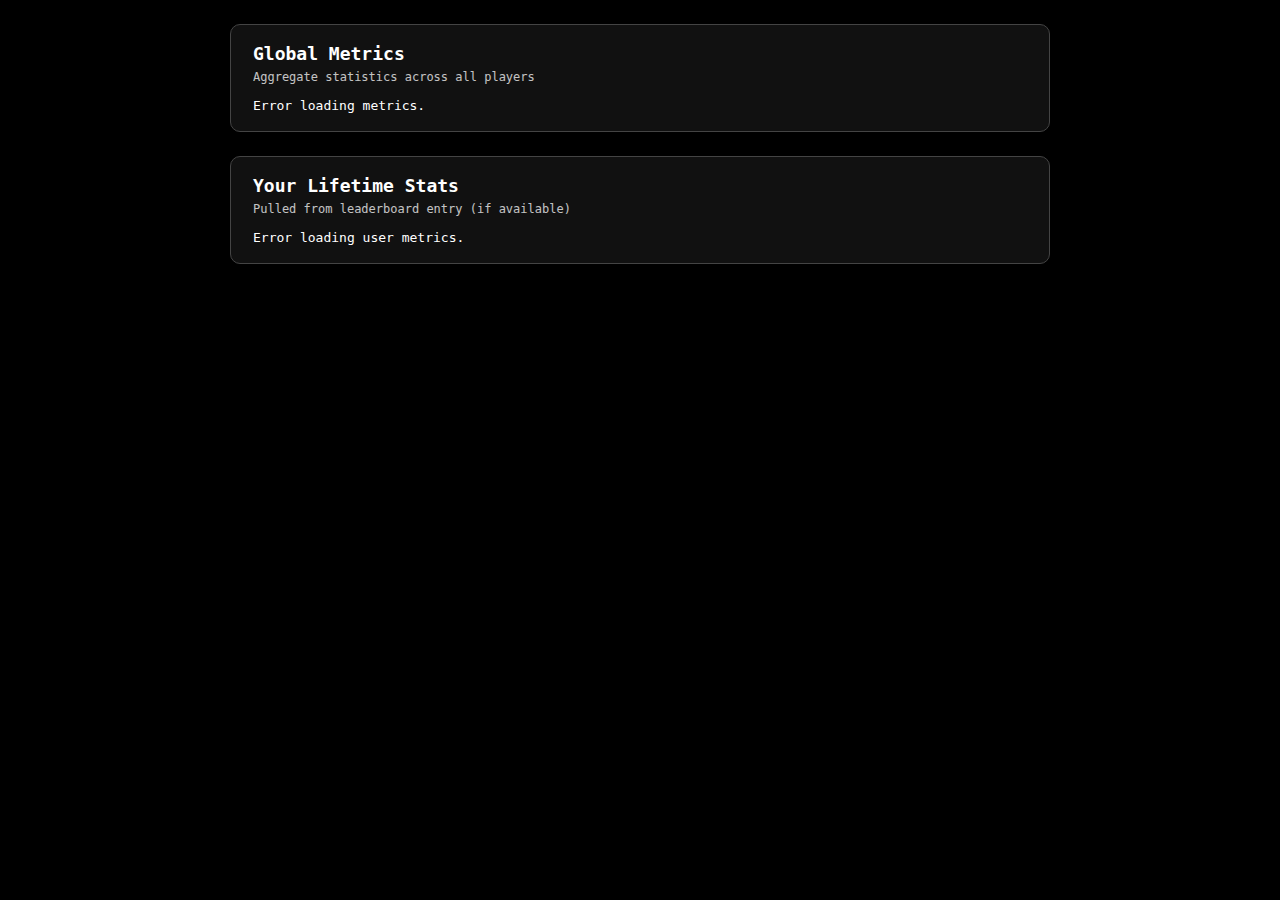
<file: metrics.html>
<!DOCTYPE html>
<html lang="en">
<head>
  <meta charset="UTF-8" />
  <title>escape the snake 🐍 – metrics</title>
  <meta name="viewport" content="width=device-width, initial-scale=1">

  <style>
    * { box-sizing: border-box; }

    body {
      margin: 0;
      min-height: 100vh;
      background: #000;
      color: #fff;
      font-family: monospace;
      display: flex;
      align-items: flex-start;
      justify-content: center;
      padding: 24px;
    }

    .wrap {
      width: 100%;
      max-width: 820px;
    }

    .panel {
      background: #111;
      padding: 18px 22px;
      border-radius: 10px;
      border: 1px solid #444;
      color: #fff;
      box-shadow: 0 0 18px rgba(0,0,0,0.6);
      margin-bottom: 24px;
    }

    .title {
      font-size: 18px;
      font-weight: bold;
      margin-bottom: 6px;
    }

    .subtitle {
      font-size: 12px;
      opacity: 0.75;
      margin-bottom: 14px;
    }

    .metric-grid {
      display: grid;
      grid-template-columns: repeat(auto-fill, minmax(160px, 1fr));
      gap: 12px;
    }

    .metric {
      background: #181818;
      border: 1px solid #333;
      border-radius: 8px;
      padding: 10px 12px;
    }

    .metric-label {
      font-size: 11px;
      opacity: 0.7;
      margin-bottom: 4px;
      text-transform: uppercase;
      letter-spacing: 0.06em;
    }

    .metric-value {
      font-size: 16px;
      font-weight: bold;
      color: #ffd700;
    }

    table {
      width: 100%;
      border-collapse: collapse;
      margin-top: 10px;
    }

    th, td {
      padding: 8px;
      border-bottom: 1px solid #333;
      font-size: 13px;
      text-align: left;
    }

    th {
      background: #222;
    }
  </style>
</head>

<body>
  <div class="wrap">

    <!-- GLOBAL METRICS -->
    <div class="panel">
      <div class="title">Global Metrics</div>
      <div class="subtitle">Aggregate statistics across all players</div>

      <div id="global-status">Loading…</div>

      <div id="global-metrics" style="display:none;">
        <div class="metric-grid">
          <div class="metric">
            <div class="metric-label">Total Runs</div>
            <div class="metric-value" id="gm-totalRuns">–</div>
          </div>

          <div class="metric">
            <div class="metric-label">Total Play Time</div>
            <div class="metric-value" id="gm-playtime">–</div>
          </div>

          <div class="metric">
            <div class="metric-label">Frogs Lost</div>
            <div class="metric-value" id="gm-frogsLost">–</div>
          </div>

          <div class="metric">
            <div class="metric-label">Orbs Collected</div>
            <div class="metric-value" id="gm-orbs">–</div>
          </div>

          <div class="metric">
            <div class="metric-label">Upgrades Chosen</div>
            <div class="metric-value" id="gm-upgrades">–</div>
          </div>

          <div class="metric">
            <div class="metric-label">Highest Score Ever</div>
            <div class="metric-value" id="gm-highScore">–</div>
          </div>

          <div class="metric">
            <div class="metric-label">Longest Run (sec)</div>
            <div class="metric-value" id="gm-longest">–</div>
          </div>
        </div>
      </div>
    </div>

    <!-- PER USER METRICS -->
    <div class="panel">
      <div class="title">Your Lifetime Stats</div>
      <div class="subtitle">Pulled from leaderboard entry (if available)</div>

      <div id="user-status">Loading…</div>

      <div id="user-metrics" style="display:none;">
        <div class="metric-grid">
          <div class="metric">
            <div class="metric-label">Total Runs Played</div>
            <div class="metric-value" id="um-runs">–</div>
          </div>

          <div class="metric">
            <div class="metric-label">Lifetime Frogs Lost</div>
            <div class="metric-value" id="um-frogsLost">–</div>
          </div>

          <div class="metric">
            <div class="metric-label">Lifetime Orbs Collected</div>
            <div class="metric-value" id="um-orbs">–</div>
          </div>

          <div class="metric">
            <div class="metric-label">Lifetime Play Time</div>
            <div class="metric-value" id="um-playtime">–</div>
          </div>
        </div>
      </div>
    </div>

  </div>

  <script>
    const WORKER = "https://lucky-king-0d37.danielssouthworth.workers.dev";

    function formatSeconds(sec) {
      sec = Number(sec || 0);
      if (sec < 60) return sec.toFixed(0) + "s";
      const m = Math.floor(sec / 60);
      const s = Math.floor(sec % 60);
      return `${m}m ${s}s`;
    }

    // -------------------------
    // LOAD GLOBAL METRICS
    // -------------------------
    fetch(WORKER + "/metrics")
      .then(res => res.json())
      .then(m => {
        document.getElementById("global-status").style.display = "none";
        document.getElementById("global-metrics").style.display = "block";

        document.getElementById("gm-totalRuns").textContent = m.totalRuns.toLocaleString();
        document.getElementById("gm-playtime").textContent = formatSeconds(m.totalPlayTimeSeconds);
        document.getElementById("gm-frogsLost").textContent = m.totalFrogsLost.toLocaleString();
        document.getElementById("gm-orbs").textContent = m.totalOrbsCollected.toLocaleString();
        document.getElementById("gm-upgrades").textContent = m.totalUpgradesChosen.toLocaleString();
        document.getElementById("gm-highScore").textContent = m.highestScoreEver.toLocaleString();
        document.getElementById("gm-longest").textContent = m.longestRunEver.toLocaleString();
      })
      .catch(() => {
        document.getElementById("global-status").textContent = "Error loading metrics.";
      });

    // -------------------------
    // LOAD USER METRICS
    // -------------------------
    fetch(WORKER + "/leaderboard")
      .then(res => res.json())
      .then(data => {
        const me = data.myEntry;

        if (!me) {
          document.getElementById("user-status").textContent =
            "No personal data found. Play a run to generate stats.";
          return;
        }

        document.getElementById("user-status").style.display = "none";
        document.getElementById("user-metrics").style.display = "block";

        document.getElementById("um-runs").textContent =
          me.totalRunsByUser?.toLocaleString() ?? "0";

        document.getElementById("um-frogsLost").textContent =
          me.lifetimeFrogsLost?.toLocaleString() ?? "0";

        document.getElementById("um-orbs").textContent =
          me.lifetimeOrbsCollected?.toLocaleString() ?? "0";

        document.getElementById("um-playtime").textContent =
          formatSeconds(me.lifetimePlayTime ?? 0);
      })
      .catch(() => {
        document.getElementById("user-status").textContent =
          "Error loading user metrics.";
      });
  </script>
</body>
</html>
</file>
<file: arcade/css/arcade-theme.css>
/* ============================================
   ESCAPE THE SNAKE — ARCADE EDITION THEME
   Drop-in stylesheet. All classes prefixed `arc-` or `hud-`
   so it can coexist with the original style.css if needed.
============================================ */

/* ============================================
   DESIGN TOKENS
============================================ */

:root {
  /* Phosphor green — primary */
  --arc-green-bg:        #0a1f0e;
  --arc-green-bg-deep:   #050805;
  --arc-green-line:      #1f3a1f;
  --arc-green-line-soft: #173d1c;
  --arc-green-line-grid: #0e1f12;
  --arc-green-rim:       #1f7a2a;
  --arc-green:           #6cff8a;
  --arc-green-bright:    #b6ffc4;
  --arc-green-dim:       #3a7a45;
  --arc-green-dimmer:    #2a5a32;

  /* Snake red — danger / accent */
  --arc-red-bg:          #1a0a0e;
  --arc-red-line:        #7a1820;
  --arc-red:             #ff5060;
  --arc-red-bright:      #ff99aa;
  --arc-red-dim:         #7a3038;

  /* Pink — survival upgrade category */
  --arc-pink-bg:         #1f0a1a;
  --arc-pink-line:       #7a1f4a;
  --arc-pink:            #ff66aa;
  --arc-pink-bright:     #ffb6d4;
  --arc-pink-dim:        #7a3a5a;

  /* Amber — score / orb upgrade category */
  --arc-amber-bg:        #1f1a0a;
  --arc-amber-line:      #7a4a1f;
  --arc-amber:           #ffb66c;
  --arc-amber-bright:    #ffd4b6;
  --arc-amber-dim:       #7a5a3a;

  /* Purple — role upgrade category */
  --arc-purple-bg:       #1a0a1f;
  --arc-purple-line:     #4a1f7a;
  --arc-purple:          #b66cff;
  --arc-purple-bright:   #d4b6ff;
  --arc-purple-dim:      #5a3a7a;

  /* Blue — temp buff / shield */
  --arc-blue-bg:         #0a1422;
  --arc-blue-line:       #185fa5;
  --arc-blue:            #85b7eb;

  /* Type */
  --arc-mono: ui-monospace, "SF Mono", "JetBrains Mono", "Cascadia Mono", Menlo, Consolas, monospace;
}

/* ============================================
   RESET & BASE
============================================ */

*, *::before, *::after { box-sizing: border-box; }

html, body {
  margin: 0;
  padding: 0;
  height: 100%;
  overflow: hidden;
  background: var(--arc-green-bg-deep);
  color: var(--arc-green);
  font-family: var(--arc-mono);
}

.arcade-body {
  background: var(--arc-green-bg-deep);
  color: var(--arc-green);
  font-family: var(--arc-mono);
}

#frog-game {
  width: 100vw;
  height: 100vh;
  position: relative;
  background: var(--arc-green-bg-deep);
  overflow: hidden;
}

button {
  font-family: var(--arc-mono);
}

/* ============================================
   ARENA (placeholder background — gets replaced
   by real game canvas when frog-game.js mounts)
============================================ */

.arcade-arena {
  position: absolute;
  inset: 0;
  background: var(--arc-green-bg-deep);
  overflow: hidden;
}

.arena-grid {
  position: absolute;
  inset: 0;
  background-image:
    linear-gradient(to right, var(--arc-green-line-grid) 1px, transparent 1px),
    linear-gradient(to bottom, var(--arc-green-line-grid) 1px, transparent 1px),
    linear-gradient(to right, var(--arc-green-line-soft) 1px, transparent 1px),
    linear-gradient(to bottom, var(--arc-green-line-soft) 1px, transparent 1px);
  background-size: 32px 32px, 32px 32px, 128px 128px, 128px 128px;
  opacity: 0.7;
}

.arena-vignette {
  position: absolute;
  inset: 0;
  background: radial-gradient(
    ellipse at center,
    transparent 40%,
    rgba(0, 0, 0, 0.45) 100%
  );
  pointer-events: none;
}

.arena-scanlines {
  position: absolute;
  inset: 0;
  background: repeating-linear-gradient(
    to bottom,
    transparent 0px,
    transparent 3px,
    rgba(108, 255, 138, 0.025) 3px,
    rgba(108, 255, 138, 0.025) 4px
  );
  pointer-events: none;
}

.arena-center-text {
  position: absolute;
  inset: 0;
  display: flex;
  flex-direction: column;
  align-items: center;
  justify-content: center;
  pointer-events: none;
  user-select: none;
}

.arena-center-eyebrow {
  font-size: 11px;
  letter-spacing: 3px;
  color: var(--arc-green-dim);
  margin-bottom: 6px;
}

.arena-center-title {
  font-size: 64px;
  font-weight: 500;
  letter-spacing: 8px;
  color: var(--arc-green-rim);
  line-height: 1;
}

.arena-center-sub {
  font-size: 11px;
  letter-spacing: 2px;
  color: var(--arc-green-dim);
  margin-top: 8px;
}

/* ============================================
   OVERLAY SYSTEM
============================================ */

.arc-overlay {
  position: absolute;
  inset: 0;
  display: none;
  align-items: center;
  justify-content: center;
  z-index: 200;
  background: rgba(5, 8, 5, 0.78);
  backdrop-filter: blur(2px);
  -webkit-backdrop-filter: blur(2px);
  pointer-events: auto;
  padding: 16px;
}

.arc-overlay.is-open {
  display: flex;
  animation: arcOverlayFadeIn 160ms ease-out;
}

@keyframes arcOverlayFadeIn {
  from { opacity: 0; }
  to { opacity: 1; }
}

/* ============================================
   PANEL
============================================ */

.arc-panel {
  background: var(--arc-green-bg-deep);
  border: 1px solid var(--arc-green-line);
  border-radius: 6px;
  padding: 18px 20px 16px;
  width: min(420px, 92vw);
  max-width: 92vw;
  max-height: 90vh;
  overflow-y: auto;
  overflow-x: hidden;
  font-family: var(--arc-mono);
  color: var(--arc-green);
  box-shadow:
    0 0 0 1px rgba(31, 58, 31, 0.4),
    0 8px 32px rgba(0, 0, 0, 0.7),
    inset 0 1px 0 rgba(108, 255, 138, 0.04);
  animation: arcPanelIn 220ms cubic-bezier(0.22, 1, 0.36, 1);
}

.arc-panel-wide {
  width: min(560px, 94vw);
  max-width: 94vw;
}

.arc-panel-menu {
  width: min(380px, 92vw);
}

.arc-panel-end {
  width: min(420px, 92vw);
  border-color: var(--arc-red-line);
  box-shadow:
    0 0 0 1px rgba(122, 24, 32, 0.4),
    0 8px 32px rgba(0, 0, 0, 0.7),
    inset 0 1px 0 rgba(255, 80, 96, 0.06);
}

.arc-panel-upgrade {
  width: min(420px, 92vw);
  border-color: var(--arc-amber-line);
  box-shadow:
    0 0 0 1px rgba(122, 74, 31, 0.4),
    0 8px 32px rgba(0, 0, 0, 0.7),
    inset 0 1px 0 rgba(255, 182, 108, 0.06);
}

@keyframes arcPanelIn {
  0%   { opacity: 0; transform: translateY(8px) scale(0.97); }
  100% { opacity: 1; transform: translateY(0) scale(1); }
}

/* ============================================
   TYPOGRAPHY HELPERS
============================================ */

.arc-eyebrow {
  font-size: 10px;
  letter-spacing: 1.5px;
  color: var(--arc-green-dim);
  margin-bottom: 12px;
}

.arc-eyebrow-tight {
  margin-top: 14px;
  margin-bottom: 6px;
}

.arc-eyebrow-center { text-align: center; }
.arc-eyebrow-sub {
  font-size: 9px;
  letter-spacing: 2px;
  color: var(--arc-green-dim);
  margin-bottom: 12px;
}

.arc-title-stack {
  text-align: center;
  margin-bottom: 14px;
}

.arc-title-line {
  font-size: 26px;
  font-weight: 500;
  letter-spacing: 2px;
  color: var(--arc-green-bright);
  line-height: 1;
}

.arc-title-line + .arc-title-line { margin-top: 4px; }

.arc-title-danger { color: var(--arc-red); }

.arc-title-end {
  font-size: 22px;
  letter-spacing: 4px;
  text-align: center;
  margin: 4px 0 16px;
}

.arc-tagline {
  text-align: center;
  font-size: 11px;
  letter-spacing: 1px;
  color: var(--arc-green);
  line-height: 1.7;
  margin-bottom: 16px;
}

.arc-body-text {
  font-size: 12px;
  color: var(--arc-green-bright);
  line-height: 1.7;
}

.arc-list {
  list-style: none;
  padding: 0;
  margin: 0;
  font-size: 12px;
  color: var(--arc-green-bright);
  line-height: 1.7;
}

.arc-list li {
  padding-left: 14px;
  position: relative;
}

.arc-list li::before {
  content: "▸";
  position: absolute;
  left: 0;
  color: var(--arc-green-dim);
}

.arc-section {
  margin-bottom: 12px;
}

.arc-section:last-child {
  margin-bottom: 0;
}

/* Color helpers */
.arc-text-green        { color: var(--arc-green); }
.arc-text-green-bright { color: var(--arc-green-bright); }
.arc-text-amber        { color: var(--arc-amber-bright); }
.arc-text-pink         { color: var(--arc-pink-bright); }
.arc-text-purple       { color: var(--arc-purple-bright); }
.arc-text-red          { color: var(--arc-red-bright); }

/* ============================================
   BUTTONS
============================================ */

.arc-btn {
  all: unset;
  box-sizing: border-box;
  display: block;
  width: 100%;
  padding: 10px 12px;
  font-family: var(--arc-mono);
  font-size: 12px;
  font-weight: 500;
  letter-spacing: 1px;
  text-align: center;
  border-radius: 3px;
  cursor: pointer;
  transition: transform 80ms ease, filter 120ms ease, background 120ms ease;
  user-select: none;
}

.arc-btn-primary {
  background: var(--arc-green);
  color: var(--arc-green-bg-deep);
  border: 1px solid var(--arc-green-bright);
  box-shadow: 0 2px 0 var(--arc-green-rim);
  margin-bottom: 12px;
}

.arc-btn-primary:hover {
  filter: brightness(1.08);
}

.arc-btn-primary:active {
  transform: translateY(2px);
  box-shadow: 0 0 0 var(--arc-green-rim);
}

.arc-btn-secondary {
  background: transparent;
  color: var(--arc-green);
  border: 1px solid var(--arc-green-rim);
}

.arc-btn-secondary:hover {
  background: var(--arc-green-bg);
  color: var(--arc-green-bright);
  border-color: var(--arc-green);
}

.arc-btn-secondary:active {
  transform: translateY(1px);
}

.arc-grid-2 {
  display: grid;
  grid-template-columns: 1fr 1fr;
  gap: 6px;
}

.arc-grid-2-tight { gap: 8px; margin-top: 4px; }

.arc-grid-2 .arc-btn { margin-bottom: 0; }

/* ============================================
   FOOTERS / DIVIDERS
============================================ */

.arc-panel-footer {
  margin-top: 14px;
  padding-top: 10px;
  border-top: 1px dashed var(--arc-green-line);
  text-align: center;
}

.arc-panel-footer-split {
  margin-top: 14px;
  padding-top: 10px;
  border-top: 1px dashed var(--arc-green-line);
  display: flex;
  justify-content: space-between;
  font-size: 9px;
  color: var(--arc-green-dim);
  letter-spacing: 1px;
}

/* ============================================
   TABS / PAGER
============================================ */

.arc-tab-row {
  display: flex;
  gap: 4px;
  margin-bottom: 12px;
}

.arc-tab {
  all: unset;
  box-sizing: border-box;
  flex: 1;
  background: transparent;
  color: var(--arc-green-dim);
  padding: 6px 8px;
  font-family: var(--arc-mono);
  font-size: 10px;
  letter-spacing: 1.5px;
  text-align: center;
  border: 1px solid var(--arc-green-line);
  border-radius: 2px;
  cursor: pointer;
  transition: all 120ms ease;
}

.arc-tab:hover {
  color: var(--arc-green);
  border-color: var(--arc-green-rim);
}

.arc-tab.is-active {
  background: var(--arc-green-bg);
  color: var(--arc-green-bright);
  border-color: var(--arc-green-rim);
}

.arc-pager {
  margin-top: 12px;
  padding-top: 10px;
  border-top: 1px dashed var(--arc-green-line);
  display: flex;
  justify-content: space-between;
  align-items: center;
  font-size: 10px;
}

.arc-pager-btn {
  all: unset;
  box-sizing: border-box;
  color: var(--arc-green);
  padding: 4px 8px;
  cursor: pointer;
  letter-spacing: 1px;
  border-radius: 2px;
  transition: all 100ms ease;
}

.arc-pager-btn:hover {
  background: var(--arc-green-bg);
  color: var(--arc-green-bright);
}

.arc-pager-info {
  font-size: 10px;
  color: var(--arc-green-dim);
  letter-spacing: 1px;
}

/* ============================================
   LEADERBOARD TABLE
============================================ */

.arc-table-head {
  display: grid;
  grid-template-columns: 32px 1fr 80px 70px;
  gap: 8px;
  font-size: 9px;
  color: var(--arc-green-dim);
  letter-spacing: 1.5px;
  padding-bottom: 6px;
  border-bottom: 1px dashed var(--arc-green-line);
  margin-bottom: 6px;
}

.arc-th-time, .arc-th-score { text-align: right; }

.arc-table-body {
  display: grid;
  gap: 2px;
  min-height: 200px;
}

.arc-row {
  display: grid;
  grid-template-columns: 32px 1fr 80px 70px;
  gap: 8px;
  padding: 4px 4px;
  font-size: 11px;
  color: var(--arc-green);
  border-radius: 2px;
  align-items: center;
}

.arc-row-rank-1 { color: var(--arc-amber-bright); }
.arc-row-rank-2 { color: var(--arc-purple-bright); }
.arc-row-rank-3 { color: var(--arc-green-bright); }

.arc-row-name { font-weight: 500; }

.arc-row-time { text-align: right; color: var(--arc-green); }
.arc-row-score { text-align: right; }

.arc-row-me {
  background: var(--arc-green-bg);
  border-left: 2px solid var(--arc-green);
  padding-left: 6px;
  color: var(--arc-green-bright);
  font-weight: 500;
}

.arc-empty {
  padding: 32px 0;
  text-align: center;
  font-size: 11px;
  color: var(--arc-green-dim);
  letter-spacing: 1px;
}

/* ============================================
   STAT GRID (dashboard, end-run)
============================================ */

.arc-stat-grid {
  display: grid;
  grid-template-columns: 1fr 1fr;
  gap: 6px;
  margin-bottom: 4px;
}

.arc-stat-card {
  background: var(--arc-green-bg);
  border: 1px solid var(--arc-green-line);
  border-radius: 3px;
  padding: 8px 10px;
}

.arc-stat-card-label {
  font-size: 9px;
  color: var(--arc-green-dim);
  letter-spacing: 1.5px;
  margin-bottom: 2px;
}

.arc-stat-card-value {
  font-size: 18px;
  font-weight: 500;
  color: var(--arc-green-bright);
  font-family: var(--arc-mono);
}

/* ============================================
   RECENT RUNS
============================================ */

.arc-recent-list {
  display: grid;
  gap: 2px;
  font-size: 10px;
  margin-bottom: 4px;
}

.arc-recent-row {
  display: grid;
  grid-template-columns: 1fr 80px 60px;
  gap: 8px;
  padding: 4px 4px;
  border-bottom: 1px dashed var(--arc-green-line);
  color: var(--arc-green);
}

.arc-recent-row:last-child { border-bottom: none; }

.arc-recent-when { color: var(--arc-green-dim); }
.arc-recent-time { text-align: right; }
.arc-recent-score { text-align: right; color: var(--arc-amber-bright); }

/* ============================================
   SKIN CHIPS
============================================ */

.arc-skin-row {
  display: flex;
  gap: 6px;
}

.arc-skin-chip {
  all: unset;
  box-sizing: border-box;
  flex: 1;
  background: var(--arc-green-bg-deep);
  border: 1px solid var(--arc-green-line);
  color: var(--arc-green);
  padding: 6px 8px;
  font-family: var(--arc-mono);
  font-size: 9px;
  letter-spacing: 1.5px;
  text-align: center;
  border-radius: 3px;
  cursor: pointer;
  transition: all 100ms ease;
}

.arc-skin-chip:hover {
  border-color: var(--arc-green-rim);
}

.arc-skin-chip.is-selected {
  background: var(--arc-green-bg);
  border-color: var(--arc-green);
  color: var(--arc-green-bright);
}

.arc-skin-chip.is-locked {
  color: var(--arc-green-dim);
  cursor: not-allowed;
}

/* ============================================
   UPGRADE CHOICE CARDS
============================================ */

.arc-upgrade-list {
  display: grid;
  gap: 8px;
  margin-bottom: 12px;
}

.arc-upgrade-choice {
  all: unset;
  box-sizing: border-box;
  display: block;
  background: var(--arc-green-bg);
  border: 1px solid var(--arc-green);
  border-radius: 3px;
  padding: 10px 12px;
  cursor: pointer;
  transition: transform 100ms ease, filter 120ms ease;
  box-shadow: 0 2px 0 var(--arc-green-rim);
}

.arc-upgrade-choice:hover {
  filter: brightness(1.12);
  transform: translateY(-1px);
}

.arc-upgrade-choice:active {
  transform: translateY(2px);
  box-shadow: 0 0 0 var(--arc-green-rim);
}

.arc-upgrade-head {
  display: flex;
  justify-content: space-between;
  align-items: baseline;
  margin-bottom: 3px;
}

.arc-upgrade-title {
  font-size: 12px;
  font-weight: 500;
  letter-spacing: 1px;
  color: var(--arc-green-bright);
}

.arc-upgrade-cat {
  font-size: 9px;
  letter-spacing: 1.5px;
  color: var(--arc-green-dim);
}

.arc-upgrade-desc {
  font-size: 11px;
  line-height: 1.5;
  color: var(--arc-green);
}

/* Upgrade category variants */
.arc-upgrade-mobility {
  background: var(--arc-green-bg);
  border-color: var(--arc-green);
  box-shadow: 0 2px 0 var(--arc-green-rim);
}
.arc-upgrade-mobility .arc-upgrade-title { color: var(--arc-green-bright); }
.arc-upgrade-mobility .arc-upgrade-desc  { color: var(--arc-green); }
.arc-upgrade-mobility .arc-upgrade-cat   { color: var(--arc-green-dim); }

.arc-upgrade-buff {
  background: var(--arc-amber-bg);
  border-color: var(--arc-amber);
  box-shadow: 0 2px 0 var(--arc-amber-line);
}
.arc-upgrade-buff .arc-upgrade-title { color: var(--arc-amber-bright); }
.arc-upgrade-buff .arc-upgrade-desc  { color: var(--arc-amber); }
.arc-upgrade-buff .arc-upgrade-cat   { color: var(--arc-amber-dim); }

.arc-upgrade-survival {
  background: var(--arc-pink-bg);
  border-color: var(--arc-pink);
  box-shadow: 0 2px 0 var(--arc-pink-line);
}
.arc-upgrade-survival .arc-upgrade-title { color: var(--arc-pink-bright); }
.arc-upgrade-survival .arc-upgrade-desc  { color: var(--arc-pink); }
.arc-upgrade-survival .arc-upgrade-cat   { color: var(--arc-pink-dim); }

.arc-upgrade-orb {
  background: var(--arc-amber-bg);
  border-color: var(--arc-amber);
  box-shadow: 0 2px 0 var(--arc-amber-line);
}
.arc-upgrade-orb .arc-upgrade-title { color: var(--arc-amber-bright); }
.arc-upgrade-orb .arc-upgrade-desc  { color: var(--arc-amber); }
.arc-upgrade-orb .arc-upgrade-cat   { color: var(--arc-amber-dim); }

.arc-upgrade-role {
  background: var(--arc-purple-bg);
  border-color: var(--arc-purple);
  box-shadow: 0 2px 0 var(--arc-purple-line);
}
.arc-upgrade-role .arc-upgrade-title { color: var(--arc-purple-bright); }
.arc-upgrade-role .arc-upgrade-desc  { color: var(--arc-purple); }
.arc-upgrade-role .arc-upgrade-cat   { color: var(--arc-purple-dim); }

.arc-upgrade-hint {
  text-align: center;
  font-size: 9px;
  color: var(--arc-green-dim);
  letter-spacing: 1.5px;
  padding-top: 8px;
  border-top: 1px dashed var(--arc-green-line);
}

/* ============================================
   END-RUN CALLOUT
============================================ */

.arc-callout {
  background: var(--arc-green-bg);
  border-left: 2px solid var(--arc-green);
  padding: 8px 10px;
  margin: 10px 0;
  font-size: 10px;
  color: var(--arc-green-bright);
  letter-spacing: 1.5px;
  text-align: center;
}

/* ============================================
   BUFF GUIDE LIST
============================================ */

.arc-buff-list {
  display: grid;
  gap: 6px;
  max-height: 50vh;
  overflow-y: auto;
  padding-right: 4px;
}

.arc-buff-item {
  background: var(--arc-green-bg);
  border: 1px solid var(--arc-green-line);
  border-left-width: 2px;
  border-radius: 3px;
  padding: 8px 10px;
}

.arc-buff-item-mobility { border-left-color: var(--arc-green); }
.arc-buff-item-buff     { border-left-color: var(--arc-amber); }
.arc-buff-item-survival { border-left-color: var(--arc-pink); }
.arc-buff-item-orb      { border-left-color: var(--arc-amber); }
.arc-buff-item-role     { border-left-color: var(--arc-purple); }

.arc-buff-item-head {
  display: flex;
  justify-content: space-between;
  align-items: baseline;
  margin-bottom: 2px;
}

.arc-buff-item-title {
  font-size: 11px;
  font-weight: 500;
  color: var(--arc-green-bright);
  letter-spacing: 0.5px;
}

.arc-buff-item-cat {
  font-size: 8px;
  letter-spacing: 1.5px;
  color: var(--arc-green-dim);
}

.arc-buff-item-desc {
  font-size: 10px;
  color: var(--arc-green);
  line-height: 1.5;
}

/* ============================================
   IN-GAME HUD
============================================ */

.arcade-hud {
  position: absolute;
  inset: 0;
  pointer-events: none;
  z-index: 100;
}

.arcade-hud[hidden] { display: none; }

.hud-panel {
  position: absolute;
  background: var(--arc-green-bg-deep);
  border: 1px solid var(--arc-green-line);
  border-radius: 3px;
  padding: 8px 10px;
  font-family: var(--arc-mono);
  pointer-events: auto;
  box-shadow: 0 0 0 1px rgba(31, 58, 31, 0.3);
}

.hud-eyebrow {
  font-size: 8px;
  letter-spacing: 1.5px;
  color: var(--arc-green-dim);
  margin-bottom: 4px;
}

.hud-eyebrow-tight { margin-top: 8px; margin-bottom: 4px; }
.hud-eyebrow-small { font-size: 8px; letter-spacing: 1px; color: var(--arc-green-dim); }

/* Top-left controls */
.hud-controls {
  top: 10px;
  left: 10px;
  width: 110px;
  display: flex;
  flex-direction: column;
  gap: 4px;
}

.hud-btn {
  all: unset;
  box-sizing: border-box;
  display: block;
  width: 100%;
  background: var(--arc-green-bg);
  color: var(--arc-green);
  padding: 5px 6px;
  font-family: var(--arc-mono);
  font-size: 10px;
  letter-spacing: 1px;
  text-align: center;
  border: 1px solid var(--arc-green-rim);
  border-radius: 2px;
  cursor: pointer;
  transition: all 100ms ease;
}

.hud-btn:hover {
  background: var(--arc-green-rim);
  color: var(--arc-green-bright);
}

.hud-btn-danger {
  background: var(--arc-red-bg);
  color: var(--arc-red-bright);
  border-color: var(--arc-red-line);
}

.hud-btn-danger:hover {
  background: var(--arc-red-line);
  color: var(--arc-red-bright);
}

/* Top-center main HUD */
.hud-main {
  top: 10px;
  left: 50%;
  transform: translateX(-50%);
  display: flex;
  align-items: center;
  gap: 14px;
  padding: 8px 16px;
}

.hud-stat {
  display: flex;
  flex-direction: column;
  align-items: flex-start;
  min-width: 70px;
}

.hud-stat-label {
  font-size: 8px;
  letter-spacing: 1.5px;
  color: var(--arc-green-dim);
  margin-bottom: 1px;
}

.hud-stat-value {
  font-size: 18px;
  font-weight: 500;
  color: var(--arc-green-bright);
  line-height: 1;
}

.hud-stat-frogs { color: var(--arc-green); }
.hud-stat-score { color: var(--arc-amber-bright); }

.hud-divider {
  width: 1px;
  height: 28px;
  background: var(--arc-green-line);
}

/* Top-right mini leaderboard */
.hud-leaderboard {
  top: 10px;
  right: 10px;
  width: 180px;
}

.hud-lb-rows {
  display: grid;
  gap: 1px;
  font-size: 10px;
}

.hud-lb-row {
  display: grid;
  grid-template-columns: 22px 1fr 50px;
  gap: 4px;
  padding: 2px 0;
  color: var(--arc-green);
  align-items: baseline;
}

.hud-lb-row .hud-lb-rank-num { color: var(--arc-green-dim); }
.hud-lb-row .hud-lb-score { text-align: right; color: var(--arc-green); font-size: 9px; }

.hud-lb-row.is-rank-1 { color: var(--arc-amber-bright); }
.hud-lb-row.is-rank-2 { color: var(--arc-purple-bright); }
.hud-lb-row.is-rank-3 { color: var(--arc-green-bright); }
.hud-lb-row.is-rank-1 .hud-lb-rank-num,
.hud-lb-row.is-rank-2 .hud-lb-rank-num,
.hud-lb-row.is-rank-3 .hud-lb-rank-num { color: inherit; }

.hud-lb-row.is-me {
  background: var(--arc-green-bg);
  border-left: 2px solid var(--arc-green);
  padding-left: 4px;
  color: var(--arc-green-bright);
  font-weight: 500;
}
.hud-lb-row.is-me .hud-lb-score { color: var(--arc-green-bright); }

.hud-lb-footer {
  margin-top: 8px;
  padding-top: 6px;
  border-top: 1px dashed var(--arc-green-line);
  display: flex;
  justify-content: space-between;
  align-items: baseline;
}

.hud-lb-shed {
  font-size: 11px;
  font-weight: 500;
  color: var(--arc-amber-bright);
}

/* Bottom-left active stats */
.hud-stats {
  bottom: 10px;
  left: 10px;
  width: 200px;
}

.hud-stats-rows {
  display: flex;
  flex-direction: column;
  gap: 3px;
}

.hud-stats-row {
  display: grid;
  grid-template-columns: 4px 1fr 38px;
  gap: 4px;
  align-items: center;
  padding: 4px 6px 4px 8px;
  background: var(--arc-green-bg);
  border: 1px solid var(--arc-green-rim);
  border-radius: 2px;
  position: relative;
}

.hud-stats-row::before {
  content: "";
  position: absolute;
  left: 0;
  top: 0;
  bottom: 0;
  width: 2px;
  background: var(--arc-green);
}

.hud-stats-name {
  grid-column: 2;
  font-size: 9px;
  letter-spacing: 0.5px;
  color: var(--arc-green-bright);
}

.hud-stats-val {
  font-size: 9px;
  color: var(--arc-green-dim);
  text-align: right;
}

.hud-stats-row.cat-survival {
  background: var(--arc-pink-bg);
  border-color: var(--arc-pink-line);
}
.hud-stats-row.cat-survival::before { background: var(--arc-pink); }
.hud-stats-row.cat-survival .hud-stats-name { color: var(--arc-pink-bright); }
.hud-stats-row.cat-survival .hud-stats-val  { color: var(--arc-pink-dim); }

.hud-stats-row.cat-orb {
  background: var(--arc-amber-bg);
  border-color: var(--arc-amber-line);
}
.hud-stats-row.cat-orb::before { background: var(--arc-amber); }
.hud-stats-row.cat-orb .hud-stats-name { color: var(--arc-amber-bright); }
.hud-stats-row.cat-orb .hud-stats-val  { color: var(--arc-amber-dim); }

.hud-stats-row.cat-buff {
  background: var(--arc-amber-bg);
  border-color: var(--arc-amber-line);
}
.hud-stats-row.cat-buff::before { background: var(--arc-amber); }
.hud-stats-row.cat-buff .hud-stats-name { color: var(--arc-amber-bright); }
.hud-stats-row.cat-buff .hud-stats-val  { color: var(--arc-amber-dim); }

.hud-stats-row.cat-role {
  background: var(--arc-purple-bg);
  border-color: var(--arc-purple-line);
}
.hud-stats-row.cat-role::before { background: var(--arc-purple); }
.hud-stats-row.cat-role .hud-stats-name { color: var(--arc-purple-bright); }
.hud-stats-row.cat-role .hud-stats-val  { color: var(--arc-purple-dim); }

/* Temp buffs */
.hud-stats-temp {
  display: flex;
  flex-direction: column;
  gap: 3px;
}

.hud-temp-buff {
  background: var(--arc-blue-bg);
  border: 1px solid var(--arc-blue-line);
  border-radius: 2px;
  padding: 3px 6px;
  display: flex;
  align-items: center;
  gap: 6px;
}

.hud-temp-name {
  font-size: 9px;
  color: var(--arc-blue);
  letter-spacing: 0.5px;
  flex: 0 0 auto;
}

.hud-temp-bar {
  flex: 1;
  height: 4px;
  background: var(--arc-green-bg-deep);
  border-radius: 1px;
  overflow: hidden;
}

.hud-temp-bar-fill {
  height: 100%;
  background: var(--arc-blue);
  transition: width 100ms linear;
}

/* ============================================
   MOBILE
============================================ */

@media (max-width: 768px) {
  .arc-panel {
    width: min(94vw, 420px);
    padding: 14px 16px 12px;
  }

  .arc-panel-wide  { width: min(94vw, 480px); }
  .arc-panel-menu  { width: min(92vw, 360px); }

  .arc-title-line { font-size: 22px; }
  .arc-tagline { font-size: 10px; }

  /* HUD compresses */
  .hud-controls { width: 88px; }
  .hud-btn { font-size: 9px; padding: 4px; }

  .hud-main {
    padding: 6px 10px;
    gap: 8px;
  }
  .hud-stat { min-width: 50px; }
  .hud-stat-value { font-size: 14px; }
  .hud-stat-label { font-size: 7px; }
  .hud-divider { height: 22px; }

  .hud-leaderboard { width: 150px; }
  .hud-lb-row { font-size: 9px; }

  .hud-stats { width: 170px; }
}

@media (max-width: 480px) {
  /* Mini leaderboard hides on tiny screens to save space */
  .hud-leaderboard { display: none; }

  .hud-main { gap: 6px; padding: 5px 8px; }
  .hud-stat { min-width: 42px; }
  .hud-stat-value { font-size: 12px; }

  .arena-center-title { font-size: 38px; letter-spacing: 4px; }
}
</file>
<file: css/style.css>
/* BASIC RESET */

*,
*::before,
*::after {
  box-sizing: border-box;
}

body {
  margin: 0;
  font-family: monospace;
  background: #bfe8ab;
  color: white;
}

a {
  color: inherit;
}

/* PAGE WRAPPER */

.page {
  min-height: 100vh;
  max-width: 1120px;
  margin: 0 auto;
  padding: 0 1rem 2rem;
  display: flex;
  flex-direction: column;
  position: relative;
  z-index: 1;
}

/* HEADER */

.site-header {
  display: flex;
  align-items: center;
  justify-content: space-between;
  gap: 1.5rem;
  padding: 1.25rem 0 0.75rem;
  top: 0;
  z-index: 20;
  color: white;
}

.logo {
  font-weight: 700;
  letter-spacing: 0.12em;
  font-size: 0.9rem;
  text-transform: uppercase;
  padding: 0.35rem 0.75rem;
}

.nav {
  display: flex;
  align-items: center;
  gap: 1.2rem;
  font-size: 0.9rem;
}

/* NAV + HERO LINKS */

.nav a,
.hero-actions a {
  color: inherit;
  text-decoration: none;
  padding: 0.2rem 0;
  position: relative;
  margin: 8px;
  border-bottom: 0 solid white;
}

.nav a::after,
.hero-actions a::after {
  content: "";
  position: absolute;
  left: 0;
  bottom: -0.25rem;
  width: 0%;
  height: 2px;
  background: linear-gradient(to right, #22c55e, #22d3ee);
  transition: width 160ms ease-out;
}

.nav a:hover,
.hero-actions a:hover {
  color: darkcyan;
}

.nav a:hover::after,
.hero-actions a:hover::after {
  width: 80%;
}

/* HEADER CTA BUTTON */

.cta-btn {
  padding: 0.55rem 1.2rem;
  border-radius: 5px;
  border: none;
  font-weight: 600;
  font-size: 0.85rem;
  cursor: pointer;
  white-space: nowrap;
  background: royalblue;
  color: white;
}

.cta-btn:hover {
  filter: brightness(1.05);
}

/* HERO – TEMPLATE 4 (CENTERED) */

.hero {
  max-width: 720px;
  margin: 2.4rem auto 1.8rem;
  padding: 2.2rem 1.8rem 2.1rem;
  display: grid;
  grid-template-columns: minmax(0, 1fr);
  justify-items: center;
  text-align: center;
  row-gap: 1.6rem;
}

.hero-main {
  display: flex;
  flex-direction: column;
  align-items: center;
  gap: 1rem;
}

.hero-title {
  line-height: 1.1;
  text-shadow: 2px 2px darkslateblue;
}

.hero-subtitle {
  color: inherit;
  max-width: 36rem;
  font-size: 1.1em;
}

.hero-actions {
  display: flex;
  flex-wrap: wrap;
  justify-content: center;
  gap: 0.8rem;
}

.hero-media {
  width: 100%;
  max-width: 420px;
  display: flex;
  justify-content: center;
}

.hero-placeholder {
  width: 100%;
  aspect-ratio: 4 / 3;
  border-radius: 18px;
  background:
    radial-gradient(circle at top left, rgba(74, 222, 128, 0.18), transparent 55%),
    radial-gradient(circle at bottom right, rgba(56, 189, 248, 0.18), transparent 55%),
    #020617;
  border: 1px solid rgba(148, 163, 184, 0.4);
  box-shadow: 0 20px 40px rgba(0, 0, 0, 0.65);
  display: flex;
  align-items: center;
  justify-content: center;
  font-size: 0.85rem;
  color: #9ca3af;
}

/* GENERIC BUTTONS */

.btn {
  border-radius: 999px;
  padding: 0.65rem 1.4rem;
  font-size: 0.92rem;
  border: 1px solid transparent;
  cursor: pointer;
  font-weight: 500;
  transition:
    background 200ms ease-out,
    color 200ms ease-out,
    border-color 200ms ease-out,
    transform 140ms ease-out;
}

.btn.primary {
  padding: 0.55rem 1.2rem;
  border-radius: 0;
  border: none;
  font-weight: 600;
  font-size: 0.85rem;
  cursor: pointer;
  white-space: nowrap;
  background: #2081e2;
  color: white;
  box-shadow: 2px 2px darkslateblue;
}

.btn.secondary {
  padding: 0.55rem 1.2rem;
  border-radius: 0;
  border: none;
  font-weight: 600;
  font-size: 0.85rem;
  cursor: pointer;
  white-space: nowrap;
  background: lightcoral;
  color: white;
  box-shadow: 2px 2px darkslateblue;
}

.btn:hover {
  transform: translateY(-1px);
}

/* MAIN – DASHBOARD LAYOUT */

.dashboard-main {
  display: flex;
  flex-direction: column;
  gap: 1.2rem;
  padding: 0.6rem 0 1.6rem;
  max-width: 1120px;
  margin: 0 auto;
}

/* PANELS */

.panel {
  background: lightseagreen;
  border: 0 solid white;
  padding: 1.2rem 1.3rem 1.3rem;
  box-shadow: 2px 2px darkslateblue;
  border-radius: 0;
}

.panel h2 {
  font-size: 1rem;
  margin-top: 0;
  margin-bottom: 0.4rem;
  color: white;
  text-shadow: 2px 2px darkslateblue;
}

.panel p {
  margin: 0;
  color: white;
  font-size: 1em;
}

/* FOOTER */

.site-footer {
  padding-top: 0.8rem;
  border-top: 1px solid white;
  display: flex;
  justify-content: space-between;
  align-items: center;
  gap: 0.75rem;
  font-size: 0.8rem;
  color: white;
}

.footer-links {
  display: flex;
  gap: 0.8rem;
}

.footer-links a {
  color: white;
  text-decoration: none;
}

/* RESPONSIVE HEADER + HERO */

@media (max-width: 768px) {
  .site-header {
    flex-wrap: wrap;
    align-items: flex-start;
    gap: 0.9rem;
  }

  .nav {
    flex: 1 1 100%;
    justify-content: flex-start;
    flex-wrap: wrap;
  }

  .hero {
    margin-top: 1.8rem;
    padding: 1.8rem 1.4rem 1.8rem;
  }

  .hero-placeholder {
    max-width: 100%;
  }
}

/* FROG IMAGES */

.fly {
  width: 128px;
  height: 128px;
  margin: 8px;
  box-shadow: 2px 2px darkslateblue;
  image-rendering: pixelated;
}

/* SHARED GRID LAYOUT FOR FROG LISTS */

.recent_sales,
.nft-grid {
  display: grid;
  grid-template-columns: repeat(3, minmax(0, 1fr));
  gap: 18px;
  width: 100%;
  margin: 0 auto 2rem;
}

@media (max-width: 960px) {
  .recent_sales,
  .nft-grid {
    grid-template-columns: repeat(2, minmax(0, 1fr));
  }
}

@media (max-width: 640px) {
  .recent_sales,
  .nft-grid {
    grid-template-columns: minmax(0, 1fr);
  }
}

/* FROG CARD */

.sale_card_title {
  float: left;
  margin-left: 4px;
  color: lightgreen;
  text-shadow: 2px 2px darkslateblue;
}

.sale_card_price {
  float: right;
  margin-right: 4px;
}

.recent_sale_header {
  text-align: left;
  margin: 8px;
  height: 16px;
}

/* shared frog image styles */
.frog_img,
.recent_sale_img {
  width: 128px;
  height: 128px;
  image-rendering: pixelated;
}

.recent_sale_properties {
  border-top: 1px solid white;
  padding: 8px;
  margin: 8px;
  color: lightseagreen;
  margin-bottom: 0;
  font-size: 0.9em;
}

.recent_sale_properties p {
  margin: 2px;
  text-align: left;
  color: white;
  font-size: 1em;
}

.recent_sale_traits {
  /* empty but reserved */
}

/* LAYERED FROG CONTAINER */

.frog_img_cont {
  position: relative;
  margin: 24px auto;
  width: 128px;
  height: 128px;
  overflow: hidden;
  border-radius: 0;
  box-shadow: 2px 2px darkslateblue;
  background-color: #020617;
  background-repeat: no-repeat;
  background-size: 220% 220%;
  background-position: bottom right;
}

/* ATTRIBUTE LAYERS */

.trait_overlay,
.attribute_overlay {
  position: absolute;
  left: 0;
  top: 0;
  width: 128px;
  height: 128px;
  image-rendering: pixelated;
  pointer-events: auto;
  transition:
    transform 160ms ease-out,
    box-shadow 160ms ease-out,
    filter 160ms ease-out;
}

.trait_overlay:hover,
.attribute_overlay:hover {
  transform: translateY(-3px) scale(1.08);
  box-shadow: 0 0 8px rgba(125, 211, 252, 0.7);
  filter: brightness(1.1);
  z-index: 5;
}

/* Trait list text in the card */

.frog-attr-text {
  cursor: default;
  transition: color 160ms ease-out, text-shadow 160ms ease-out;
}

.frog-attr-text.is-highlighted {
  color: #7dd3fc;
  text-shadow: 0 0 4px rgba(125, 211, 252, 0.7);
}

.trait_overlay.is-highlighted,
.attribute_overlay.is-highlighted {
  transform: translateY(-3px) scale(1.08);
  box-shadow: 0 0 8px rgba(125, 211, 252, 0.7);
  filter: brightness(1.1);
  z-index: 5;
}

/* WALLET SIDEBAR / DASHBOARD */

.sidebar .wallet-summary {
  display: flex;
  flex-direction: column;
  gap: 0.6rem;
  font-size: 0.85rem;
}

.wallet-header {
  display: flex;
  align-items: center;
  gap: 0.6rem;
  margin-bottom: 0.2rem;
}

.wallet-avatar {
  width: 64px;
  height: 64px;
  border-radius: 999px;
  object-fit: cover;
}

.wallet-username {
  font-weight: bold;
  color: white;
  text-shadow: 2px 2px darkslateblue;
  font-size: 1.1em;
}

.wallet-address {
  font-size: 0.8em;
  color: white;
}

.wallet-status-row {
  display: flex;
  justify-content: space-between;
  font-size: 0.8rem;
  color: #e5e7eb;
}

.wallet-status-row span:last-child {
  font-weight: bold;
  color: lightgreen;
}

.wallet-stats-grid {
  display: grid;
  grid-template-columns: repeat(2, minmax(0, 1fr));
  gap: 0.4rem 0.6rem;
}

.wallet-stat {
  background: antiquewhite;
  padding: 0.35rem 0.45rem;
  border-radius: 0;
  color: #333;
}

.wallet-stat .stat-label {
  display: block;
  font-size: 0.8rem;
  color: #333;
}

.wallet-stat .stat-value {
  display: block;
  font-size: 1.1em;
  font-weight: bold;
  color: #333;
}

.wallet-connect-btn {
  margin-top: 0.4rem;
  width: auto;
}

/* RARITY BADGES */

.rarity_badge {
  text-shadow: 2px 2px darkslateblue;
}

.rarity_legendary {
  border-color: gold;
  color: gold;
}

.rarity_epic {
  border-color: #a855f7;
  color: #c4b5fd;
}

.rarity_rare {
  border-color: #22d3ee;
  color: #a5f3fc;
}

.rarity_common {
  border-color: #9ca3af;
  color: #e5e7eb;
}

.rarity_unknown {
  opacity: 0.7;
}

/* RECENT SALE / FROG CARD LINK BUTTONS */

.recent_sale_links {
  display: flex;
  flex-wrap: wrap;
  gap: 0;
  margin: 0;
  margin-top: 10px;
}

.sale_link_btn {
  color: white;
  border: none;
  box-shadow: 2px 2px darkslateblue;
  padding: 4px 8px;
  font-family: monospace;
  width: 100%;
  margin: 4px;
  cursor: pointer;
  background: lightcoral;
}

.sale_link_btn:hover {
  transform: translateY(-1px);
  background: white;
  color: #333;
}

.sale_link_btn.opensea {
  border-color: #2081e2;
  background-color: #2081e2;
}

.sale_link_btn.etherscan {
  border-color: antiquewhite;
  background: antiquewhite;
  color: #333;
}

.staking-sale-note {
  margin-top: 4px;
  font-size: 0.7rem;
  color: #9ca3af;
}

.staking-sale-stats {
  margin-top: 4px;
  font-size: 0.75rem;
  color: #e0f2fe;
}

.staking-sale-stats strong {
  color: white;
}

/* STAKING LEVEL + PROGRESS */

.stake-meta {
  margin: 8px;
  margin-top: 0;
  padding-top: 0;
  font-size: 0.75rem;
  color: #e5e7eb;
}

.stake-meta-row {
  display: flex;
  justify-content: space-between;
  margin-bottom: 4px;
}

.stake-meta-subrow {
  font-size: 0.9em;
  border-top: 1px solid white;
  padding: 8px;
  color: white;
  margin-top: 8px;
}

.stake-level-label {
  font-weight: 600;
  color: #fbbf24;
  text-shadow: 2px 2px darkslateblue;
}

.stake-rewards-label {
  font-weight: 500;
  color: #fbbf24;
}

.stake-progress {
  position: relative;
  width: 100%;
  height: 8px;
  border-radius: 999px;
  background: white;
  overflow: hidden;
  margin-top: 2px;
}

.stake-progress-bar {
  position: absolute;
  left: 0;
  top: 0;
  bottom: 0;
  width: 0%;
  border-radius: inherit;
  background: #fbbf24;
  transition: width 260ms ease-out;
}

.stake-progress-label {
  margin-top: 3px;
  font-size: 0.7rem;
  color: #9ca3af;
}

/* DASHBOARD NOTE */

.dashboard-note {
  font-size: 0.78rem;
  color: #9ca3af;
  margin-bottom: 0.6rem;
}

/* RECENT SALE CARD */

.recent_sale_card {
  width: 240px;
  max-width: 240px;
  margin: 8px auto;
  align-self: flex-start;
  background: lightseagreen;
  padding: 8px;
  box-shadow: 2px 2px darkslateblue;
}

/* Reuse recent_sale_card style for owned / staked NFTs */
.nft-grid .recent_sale_card {
  max-width: 240px;
  width: 240px;
  margin: 8px auto;
}

/* HEADER NAV: active state for view tabs */

.nav a[data-view] {
  cursor: pointer;
}

.nav a.active {
  color: darkcyan;
}

.nav a.active::after {
  width: 80%;
}

.frog-owner-link {
  color: inherit;
  text-decoration: none;
}

.frog-owner-link:hover {
  text-decoration: underline;
}

/* Morph gallery */

.morph-gallery {
  display: flex;
  flex-wrap: wrap;
  gap: 8px;
  margin: 16px 0 24px;
  justify-content: center;
}

.morph-thumb {
  width: 128px;
  height: 128px;
  padding: 0;
  border: 2px solid transparent;
  background: transparent;
  cursor: pointer;
  position: relative;
}

.morph-thumb img {
  width: 128px;
  height: 128px;
  image-rendering: pixelated;
  display: block;
}

.morph-thumb-label {
  position: absolute;
  bottom: 2px;
  left: 4px;
  font-size: 12px;
  background: rgba(0, 0, 0, 0.65);
  color: white;
  padding: 1px 4px;
  border-radius: 4px;
}

.morph-thumb.selected {
  border-color: #52ff9b;
  box-shadow: 0 0 0 2px rgba(82, 255, 155, 0.5);
}

/* frog card actions */

.recent_sale_card .frog-actions {
  display: flex;
  gap: 0;
  justify-content: center;
}

/* makes <a> behave exactly like your <button> */
.frog-actions .frog_action_btn {
  background: cornflowerblue;
  color: white;
  border: none;
  box-shadow: 2px 2px darkslateblue;
  padding: 4px 8px;
  font-family: monospace;
  width: 100%;
  margin: 4px;
  cursor: pointer;
}

.frog_action_btn:hover {
  transform: translateY(-1px);
  background: white;
  color: #333;
}

/* FROG BACKGROUND + SPRITES */

#frog-bg {
  position: fixed;
  inset: 0;
  width: 100%;
  height: 100%;
  z-index: 0;
  background: #bfe8ab;
  overflow: hidden;
  image-rendering: pixelated;
  pointer-events: none;
}

#frog-bg .grass-field {
  position: absolute;
  inset: 0;
  pointer-events: none;
}

#frog-bg .grass {
  position: absolute;
  width: 12px;
  height: 10px;
  transform-origin: bottom center;
  animation: bgGrassSway linear infinite;
  opacity: 0.95;
}

#frog-bg .grass.variant-1 .blade.b1 { left: 1px; height: 4px; background: #5e9d45; }
#frog-bg .grass.variant-1 .blade.b2 { left: 4px; height: 8px; background: #4f8c39; }
#frog-bg .grass.variant-1 .blade.b3 { left: 7px; height: 6px; background: #6cae4d; }
#frog-bg .grass.variant-1 .blade.b4 { left: 9px; height: 3px; background: #4b7f35; }

#frog-bg .grass.variant-2 .blade.b1 { left: 1px; height: 6px; background: #6cae4d; }
#frog-bg .grass.variant-2 .blade.b2 { left: 3px; height: 5px; background: #4f8c39; }
#frog-bg .grass.variant-2 .blade.b3 { left: 6px; height: 8px; background: #5e9d45; }
#frog-bg .grass.variant-2 .blade.b4 { left: 9px; height: 4px; background: #4b7f35; }

#frog-bg .grass.variant-3 .blade.b1 { left: 1px; height: 3px; background: #4b7f35; }
#frog-bg .grass.variant-3 .blade.b2 { left: 4px; height: 7px; background: #5e9d45; }
#frog-bg .grass.variant-3 .blade.b3 { left: 7px; height: 5px; background: #6cae4d; }
#frog-bg .grass.variant-3 .blade.b4 { left: 9px; height: 6px; background: #4f8c39; }

#frog-bg .grass.variant-4 .blade.b1 { left: 0px; height: 5px; background: #6cae4d; }
#frog-bg .grass.variant-4 .blade.b2 { left: 3px; height: 9px; background: #4f8c39; }
#frog-bg .grass.variant-4 .blade.b3 { left: 7px; height: 4px; background: #5e9d45; }
#frog-bg .grass.variant-4 .blade.b4 { left: 10px; height: 5px; background: #4b7f35; }

#frog-bg .blade {
  position: absolute;
  bottom: 0;
  width: 2px;
  border-radius: 0;
}

#frog-bg .blade.b1 { left: 1px; height: 5px; background: #5e9d45; }
#frog-bg .blade.b2 { left: 4px; height: 8px; background: #4f8c39; }
#frog-bg .blade.b3 { left: 7px; height: 6px; background: #6cae4d; }
#frog-bg .blade.b4 { left: 9px; height: 4px; background: #4b7f35; }

#frog-bg .flower {
  position: absolute;
  width: 2px;
  height: 2px;
  background: #fff5b8;
  box-shadow:
    2px 0 0 #fff5b8,
    0 2px 0 #fff5b8,
    2px 2px 0 #fff5b8;
  top: 0;
  left: 4px;
  opacity: 0.9;
}

#frog-bg .rock {
  position: absolute;
  width: 6px;
  height: 4px;
  background: #96ad84;
  bottom: 0;
  left: 3px;
  box-shadow: 2px 0 0 #829672;
  opacity: 0.8;
}

@keyframes bgGrassSway {
  0% { transform: translateY(0) rotate(0deg) scale(1); }
  50% { transform: translateY(-1px) rotate(2deg) scale(1.02); }
  100% { transform: translateY(0) rotate(0deg) scale(1); }
}

.frog-sprite {
  position: absolute;
  width: 64px;
  height: 64px;
  pointer-events: none;
  image-rendering: pixelated;
}

.frog-sprite-base,
.frog-sprite-skin {
  position: absolute;
  inset: 0;
  width: 48px;
  height: 48px;
  image-rendering: pixelated;
  pointer-events: none;
}

.frog-sprite-base {
  z-index: 1;
}

.frog-sprite-skin {
  z-index: 2;
}

/* FLAT THEME 6 – Coffee & Moss */

.frog-overlay {
  position: absolute;
  inset: 0;
  background: transparent;
  display: none;
  align-items: center;
  justify-content: center;
  z-index: 200;
  pointer-events: auto;
}

.frog-panel {
    background: #1c1917;
    padding: 18px 22px 16px 22px;
    border-radius: 14px;
    border: 0px solid #84cc16;
    color: white;
    font-family: monospace;
    min-width: 400px;
    max-width: 960px;
    max-height: 82vh;
    overflow: auto;
    box-shadow: none;
}

.frog-panel-title {
    font-size: 20px;
    font-weight: bold;
    margin-bottom: 6px;
    text-align: center;
    display: flex;
    align-items: center;
    justify-content: center;
    gap: 6px;
    color: white;
    text-shadow: 1px 1px gray;
}

.frog-panel-title .emoji {
  font-size: 22px;
}

.frog-panel-sub {
  font-size: 13px;
  color: white;
  text-shadow: 1px 1px gray;
  text-align: center;
  margin-bottom: 14px;
  line-height: 1.5;
}

.frog-panel-section-label {
  font-size: 11px;
  text-transform: uppercase;
  letter-spacing: 0.08em;
  color: #a3e635;
  margin-top: 12px;
  margin-bottom: 6px;
}

.frog-panel-footer {
  margin-top: 12px;
  font-size: 12px;
  color: #a8a29e;
  text-align: center;
  line-height: 1.5;
}

.frog-panel-list {
  list-style: none;
  padding-left: 0;
  margin: 0 0 6px 0;
}

.frog-panel-list li {
  font-size: 13px;
  margin-bottom: 6px;
  line-height: 1.5;
  color: #f5f5f4;
}

/* leaderboard table styling */

#leaderboardContent {
  width: 100%;
}

.leaderboard-header {
  display: flex;
  flex-direction: column;
  gap: 2px;
  margin-bottom: 8px;
}

.leaderboard-title {
  font-weight: 800;
  color: #bef264;
  font-size: 15px;
}

.leaderboard-subtitle {
  font-size: 12px;
  color: #a8a29e;
}

.leaderboard-table {
  width: 100%;
  border-collapse: collapse;
  background: #0f172a;
  border: 1px solid #334155;
  box-shadow: 0 8px 20px rgba(0, 0, 0, 0.5);
  border-radius: 10px;
  overflow: hidden;
  font-size: 12px;
}

.leaderboard-table thead {
  background: linear-gradient(90deg, #166534, #0f766e);
}

.leaderboard-head-cell {
  padding: 8px 10px;
  text-align: left;
  color: #f8fafc;
  letter-spacing: 0.04em;
  text-transform: uppercase;
  font-size: 11px;
}

.leaderboard-row:nth-child(odd) {
  background: rgba(255, 255, 255, 0.02);
}

.leaderboard-row:nth-child(even) {
  background: rgba(255, 255, 255, 0.04);
}

.leaderboard-row.is-me {
  outline: 1px solid #84cc16;
  background: rgba(132, 204, 22, 0.08);
  box-shadow: inset 0 0 0 1px rgba(0, 0, 0, 0.4);
}

.leaderboard-cell {
  padding: 7px 10px;
  color: #e5e7eb;
  border-bottom: 1px solid rgba(148, 163, 184, 0.18);
}

.leaderboard-name {
  font-weight: 700;
  color: #e7e5e4;
}

.leaderboard-pager {
  display: flex;
  gap: 8px;
  align-items: center;
  margin-top: 10px;
}

.leaderboard-page-btn {
  width: auto;
  padding: 8px 12px;
  margin-bottom: 0;
}

.leaderboard-page-info {
  flex: 1;
  text-align: center;
  font-size: 12px;
  color: #cbd5e1;
}

.leaderboard-legend {
  margin-top: 8px;
  font-size: 11px;
  color: #a8a29e;
  text-align: center;
}

.leaderboard-loading,
.leaderboard-error,
.leaderboard-empty {
  text-align: center;
  color: #e5e7eb;
  font-size: 13px;
  padding: 16px 0 8px;
}

/* frog UI buttons */

.frog-btn {
  width: 100%;
  border-radius: 10px;
  padding: 10px 12px;
  font-size: 13px;
  font-family: inherit;
  cursor: pointer;
  text-align: center;
  margin-bottom: 8px;
  border: 0px solid transparent;
  transition: transform 0.08s ease, box-shadow 0.12s ease, filter 0.12s ease;
  box-shadow: none;
}

.frog-btn-primary {
  background: #65a30d;
  color: white;
  font-weight: 800;
}

.frog-btn-primary:hover {
  filter: brightness(1.05);
  transform: translateY(-1px);
}

.frog-btn-secondary {
  background: #292524;
  color: white;
  border-color: #44403c;
  font-weight: 700;
}

.frog-btn-secondary:hover {
  filter: brightness(1.08);
  transform: translateY(-1px);
}

.frog-btn-danger {
  background: #b91c1c;
  color: #fee2e2;
  border-color: #ef4444;
  font-size: 12px;
}

/* Upgrade choices – match main menu buttons */
.frog-upgrade-choice {
  text-align: left;
  background: #292524;
  border: 1px solid #44403c;
  box-shadow: 0 4px 10px rgba(0, 0, 0, 0.8);
}

.frog-upgrade-choice:hover {
  filter: brightness(1.08);
  transform: translateY(-1px);
}

.frog-upgrade-title {
  font-size: 14px;
  font-weight: 800;
  margin-bottom: 2px;
  color: #d9f99d;
}

.frog-upgrade-desc {
  font-size: 12px;
  color: white;
}

.upgrade-column {
  background: #1c1917;
  border: 1px solid #44403c;
  border-radius: 12px;
  padding: 10px;
}

.upgrade-column-title {
  font-weight: 800;
  color: #f5f5f4;
  margin-bottom: 6px;
}

.upgrade-choices {
  display: flex;
  flex-direction: column;
  gap: 8px;
}

/* Summary column – same dark panel color, no green wash */
.upgrade-column--summary {
  background: #1c1917;           /* match main panel */
}

/* Summary rows – flat, neutral border */
.upgrade-summary-list li {
  font-size: 12px;
  line-height: 1.45;
  color: #f5f5f4;
  padding: 6px 8px;
  border-radius: 8px;
  background: #1c1917;
  border: 1px solid #44403c;     /* no neon, no dashed outline */
}


.upgrade-summary-list {
  list-style: none;
  padding: 0;
  margin: 0;
  display: grid;
  gap: 6px;
}

.stat-highlight {
  color: #a3e635;
}

/* Buff guide cards */

.buff-guide-grid {
  display: grid;
  grid-template-columns: repeat(auto-fit, minmax(240px, 1fr));
  gap: 10px;
}

.buff-card {
  background: #1c1917;
  border-radius: 10px;
  padding: 10px 12px;
  border: 1px solid #44403c;
  box-shadow: 0 6px 16px rgba(0, 0, 0, 0.9);
}

.buff-card h4 {
  margin: 0 0 6px;
  font-size: 14px;
  color: #d9f99d;
}

.buff-card ul {
  margin: 0;
  padding-left: 16px;
  color: #f5f5f4;
}

.buff-card li {
  margin-bottom: 6px;
  line-height: 1.4;
  font-size: 12px;
}

/* Buff guide pagination tabs */

.buff-guide-nav {
  display: flex;
  flex-wrap: wrap;
  gap: 6px;
  margin: 8px 0 10px;
}

.buff-guide-nav .buff-page-btn {
  flex: 1 1 auto;
  font-size: 12px;
  padding: 6px 8px;
}

/* active tab matches your primary moss color */
.buff-guide-nav .buff-page-btn.is-active {
  background: #65a30d;   /* same as frog-btn-primary */
  color: #fefce8;
  border-color: #a3e635;
}
/* =========================================
   UPGRADE OVERLAY – FLOATING CARD LAYOUT
========================================= */

#upgradeOverlay {
  background: radial-gradient(
    circle at center,
    rgba(0, 0, 0, 0.18) 0%,
    rgba(0, 0, 0, 0.3) 45%,
    rgba(0, 0, 0, 0.42) 100%
  );
}

#upgradeOverlay .frog-panel {
  border: none;
  box-shadow: none;
  padding: 0;
  background: transparent;
  width: min(920px, 92vw);
  max-width: 920px;
  overflow: visible;
}

#upgradeOverlay .frog-panel-title {
  display: none;
}

#upgradeOverlay .frog-panel-sub {
  margin: 0 0 18px;
  text-align: center;
  font-size: 13px;
  color: #f5f5f4;
  text-shadow: 1px 1px darkslateblue;
}

#upgradeOverlay .upgrade-layout {
  position: relative;
  width: 100%;
  min-height: 360px;
}

#upgradeOverlay .upgrade-column {
  background: transparent;
  border: none;
  padding: 0;
}

#upgradeOverlay .upgrade-choices {
  position: relative;
  width: 100%;
  min-height: 360px;
}

/* floating choice cards */
#upgradeOverlay .frog-upgrade-choice {
  position: absolute;
  width: 220px;
  min-height: 96px;
  padding: 12px 14px;
  border-radius: 12px;
  background: rgba(28, 25, 23, 0.96);
  color: white;
  border: 1px solid #44403c;
  text-align: left;
  cursor: pointer;
  font-family: inherit;
  font-size: 13px;
  font-weight: 800;
  margin: 0;
  box-shadow: 0 10px 28px rgba(0, 0, 0, 0.45);
  transition:
    transform 140ms ease,
    box-shadow 140ms ease,
    border-color 140ms ease,
    filter 140ms ease;
  backdrop-filter: blur(2px);
}

/* desktop 3-card spread */
#upgradeOverlay .frog-upgrade-choice:nth-child(1) {
  left: 6%;
  top: 138px;
}

#upgradeOverlay .frog-upgrade-choice:nth-child(2) {
  left: 50%;
  top: 36px;
  transform: translateX(-50%);
}

#upgradeOverlay .frog-upgrade-choice:nth-child(3) {
  right: 6%;
  top: 138px;
}

/* hover */
#upgradeOverlay .frog-upgrade-choice:hover {
  filter: brightness(1.06);
  border-color: #84cc16;
  box-shadow: 0 0 18px rgba(163, 230, 53, 0.22), 0 14px 30px rgba(0, 0, 0, 0.52);
}

/* keep middle card centered on hover */
#upgradeOverlay .frog-upgrade-choice:nth-child(2):hover {
  transform: translateX(-50%) scale(1.08) translateY(-6px);
}

#upgradeOverlay .frog-upgrade-choice:nth-child(1):hover,
#upgradeOverlay .frog-upgrade-choice:nth-child(3):hover {
  transform: scale(1.08) translateY(-6px);
}

/* title / desc */
#upgradeOverlay .frog-upgrade-title {
  display: block;
  font-size: 14px;
  line-height: 1.2;
  font-weight: 800;
  color: #d9f99d;
  margin-bottom: 6px;
}

#upgradeOverlay .frog-upgrade-desc {
  display: block;
  font-size: 12px;
  line-height: 1.35;
  color: #f5f5f4;
  font-weight: 600;
}

/* colored left accent by upgrade type */
#upgradeOverlay .frog-upgrade-choice.upgrade-type-mobility {
  border-color: #65a30d;
  box-shadow: inset 5px 0 0 #65a30d, 0 10px 28px rgba(0, 0, 0, 0.45);
}

#upgradeOverlay .frog-upgrade-choice.upgrade-type-buff {
  border-color: #eab308;
  box-shadow: inset 5px 0 0 #eab308, 0 10px 28px rgba(0, 0, 0, 0.45);
}

#upgradeOverlay .frog-upgrade-choice.upgrade-type-survival {
  border-color: #ef4444;
  box-shadow: inset 5px 0 0 #ef4444, 0 10px 28px rgba(0, 0, 0, 0.45);
}

#upgradeOverlay .frog-upgrade-choice.upgrade-type-orb {
  border-color: #fb923c;
  box-shadow: inset 5px 0 0 #fb923c, 0 10px 28px rgba(0, 0, 0, 0.45);
}

#upgradeOverlay .frog-upgrade-choice.upgrade-type-role {
  border-color: #a855f7;
  box-shadow: inset 5px 0 0 #a855f7, 0 10px 28px rgba(0, 0, 0, 0.45);
}

/* spawn animation */
#upgradeOverlay .frog-upgrade-choice.is-spawning {
  animation: upgradeCardSpawn 260ms ease-out both;
}

@keyframes upgradeCardSpawn {
  0% {
    opacity: 0;
    transform: scale(0.72);
  }
  100% {
    opacity: 1;
    transform: scale(1);
  }
}

/* mobile / narrow screens */
@media (max-width: 900px) {
  #upgradeOverlay .upgrade-layout,
  #upgradeOverlay .upgrade-choices {
    min-height: auto;
  }

  #upgradeOverlay .upgrade-choices {
    display: flex;
    flex-direction: column;
    gap: 10px;
    align-items: stretch;
  }

  #upgradeOverlay .frog-upgrade-choice {
    position: relative;
    width: 100%;
    min-height: 0;
    left: auto !important;
    right: auto !important;
    top: auto !important;
    transform: none !important;
  }

  #upgradeOverlay .frog-upgrade-choice:hover {
    transform: translateY(-3px) !important;
  }
}

/* End-game summary / leaderboard overlay */
.scoreboard-overlay {
  position: fixed;
  inset: 0;
  display: flex;
  align-items: center;
  justify-content: center;
  padding: 16px;
  background: transparent;
  z-index: 9999;
}

.scoreboard-card {
  width: min(540px, 92vw);
  background: linear-gradient(145deg, #0c0f0d, #111616);
  border: 1px solid #3f6212;
  border-radius: 14px;
  box-shadow: 0 16px 50px rgba(0, 0, 0, 0.65);
  color: #e2e8f0;
  font-family: "DM Mono", "Roboto Mono", monospace;
  padding: 18px;
}

.scoreboard-header {
  text-align: center;
  margin-bottom: 12px;
}

.scoreboard-title {
  font-size: 16px;
  font-weight: 800;
  color: #fefce8;
  letter-spacing: 0.04em;
}

.scoreboard-subtitle {
  font-size: 12px;
  color: #a3e635;
  opacity: 0.9;
  margin-top: 2px;
}

.scoreboard-summary {
  background: transparent;
  border: 0px solid #334155;
  border-radius: 12px;
  padding: 12px 14px;
  box-shadow: none;
  margin-bottom: 12px;
}

.summary-heading {
  color: #fefce8;
  font-weight: 800;
  margin-bottom: 8px;
}

.summary-metrics {
  display: grid;
  grid-template-columns: repeat(auto-fit, minmax(150px, 1fr));
  gap: 8px;
}

.summary-pill {
  background: transparent;
  border: 1px solid darkseagreen;
  border-radius: 10px;
  padding: 10px 12px;
  box-shadow: none;
}

.pill-label {
  font-size: 11px;
  letter-spacing: 0.05em;
  text-transform: uppercase;
  color: #bbf7d0;
  margin-bottom: 4px;
}

.pill-value {
  font-size: 18px;
  font-weight: 800;
  color: #fefce8;
}

.scoreboard-table-wrapper {
  background: #0b0f12;
  border: 1px solid #334155;
  border-radius: 10px;
  padding: 10px;
  box-shadow: inset 0 1px 0 rgba(255, 255, 255, 0.03);
  margin-bottom: 10px;
}

.scoreboard-table {
  width: 100%;
  border-collapse: collapse;
  font-size: 12px;
}

.scoreboard-th {
  text-align: left;
  padding: 6px 8px;
  color: #cbd5e1;
  border-bottom: 1px solid #1f2937;
  letter-spacing: 0.02em;
}

.scoreboard-row {
  border-bottom: 1px solid #1f2937;
}

.scoreboard-row--me {
  background: rgba(163, 230, 53, 0.08);
  color: #d9f99d;
  font-weight: 800;
}

.scoreboard-td {
  padding: 6px 8px;
  color: #e2e8f0;
}

.scoreboard-name {
  font-weight: 700;
}

.scoreboard-rank {
  color: #a3e635;
  font-weight: 800;
  width: 42px;
}

.scoreboard-score {
  text-align: right;
}

.scoreboard-pager {
  display: flex;
  align-items: center;
  gap: 10px;
  justify-content: space-between;
  margin-top: 10px;
  font-size: 11px;
}

.scoreboard-page-info {
  flex: 1;
  text-align: center;
  color: #cbd5e1;
}

.scoreboard-actions {
  display: flex;
  gap: 8px;
  margin-top: 12px;
}

.scoreboard-btn {
  padding: 8px 12px;
  background: #111827;
  border: 0px solid #334155;
  color: #e2e8f0;
  border-radius: 8px;
  cursor: pointer;
  font-weight: 700;
  transition: transform 0.08s ease, box-shadow 0.08s ease, filter 0.08s ease;
}

.scoreboard-btn:hover {
  filter: brightness(1.05);
  transform: translateY(-1px);
  box-shadow: 0 10px 18px rgba(0, 0, 0, 0.3);
}

.scoreboard-btn--primary {
background: #65a30d;
  color: white;
  box-shadow: none;
}

.scoreboard-btn--ghost {
  background: #0b0f12;
  border-color: #1f2937;
  color: #e2e8f0;
  padding: 6px 10px;
}

.scoreboard-hint {
  margin-top: 8px;
  font-size: 11px;
  opacity: 0.85;
  text-align: center;
  color: #cbd5e1;
}
.dashboard-stat-grid {
  display: grid;
  grid-template-columns: repeat(2, minmax(0, 1fr));
  gap: 10px;
  margin: 10px 0 4px;
}

.dashboard-stat {
  background: #1c1917;
  border: 1px solid #44403c;
  border-radius: 12px;
  padding: 10px 12px;
}

.dashboard-stat-label {
  display: block;
  font-size: 11px;
  line-height: 1;
  text-transform: uppercase;
  letter-spacing: 0.08em;
  color: #a3e635;
  margin-bottom: 8px;
}

.dashboard-stat-value {
  display: block;
  font-size: 18px;
  font-weight: 800;
  color: #f5f5f4;
  line-height: 1.1;
}

@media (max-width: 640px) {
  .dashboard-stat-grid {
    grid-template-columns: 1fr;
  }
}
@media (max-width: 768px) {
  /* main menu / dashboard / leaderboard / how to play / buff guide / upgrade overlay */
  .frog-panel {
    min-width: 0;
    width: min(94vw, 640px);
    max-width: 94vw;
    max-height: 88vh;
    padding: 24px 20px 20px;
    border-radius: 16px;
  }

  .frog-panel-title {
    font-size: 28px;
    line-height: 1.15;
    gap: 8px;
    margin-bottom: 10px;
  }

  .frog-panel-title .emoji {
    font-size: 30px;
  }

  .frog-panel-sub {
    font-size: 16px;
    line-height: 1.6;
    margin-bottom: 16px;
  }

  .frog-panel-section-label {
    font-size: 13px;
    margin-top: 16px;
    margin-bottom: 8px;
  }

  .frog-panel-list li {
    font-size: 16px;
    line-height: 1.6;
    margin-bottom: 8px;
  }

  .frog-panel-footer {
    font-size: 14px;
    line-height: 1.5;
  }

  .frog-btn {
    padding: 14px 16px;
    font-size: 17px;
    border-radius: 12px;
    margin-bottom: 10px;
  }

  .frog-btn-danger {
    font-size: 15px;
  }

  .frog-upgrade-choice {
    padding: 14px 14px;
    border-radius: 12px;
  }

  .frog-upgrade-title,
  #upgradeOverlay .frog-upgrade-choice .frog-upgrade-title {
    font-size: 18px;
    margin-bottom: 4px;
  }

  .frog-upgrade-desc,
  #upgradeOverlay .frog-upgrade-choice .frog-upgrade-desc {
    font-size: 14px;
    line-height: 1.5;
  }

  .upgrade-column-title {
    font-size: 16px;
  }

  .upgrade-summary-list li {
    font-size: 14px;
    line-height: 1.5;
    padding: 8px 10px;
  }

  .leaderboard-title {
    font-size: 20px;
  }

  .leaderboard-subtitle,
  .leaderboard-page-info,
  .leaderboard-legend,
  .leaderboard-loading,
  .leaderboard-error,
  .leaderboard-empty {
    font-size: 14px;
  }

  .leaderboard-head-cell {
    font-size: 12px;
    padding: 10px 8px;
  }

  .leaderboard-cell {
    font-size: 14px;
    padding: 10px 8px;
  }

  .leaderboard-page-btn {
    padding: 10px 12px;
    font-size: 14px;
  }

  .scoreboard-card {
    width: min(96vw, 640px);
    padding: 22px 18px;
    border-radius: 16px;
  }

  .scoreboard-title {
    font-size: 22px;
  }

  .scoreboard-subtitle {
    font-size: 14px;
  }

  .summary-heading {
    font-size: 15px;
  }

  .pill-label {
    font-size: 12px;
  }

  .pill-value {
    font-size: 22px;
  }

  .scoreboard-th,
  .scoreboard-td {
    font-size: 14px;
    padding: 8px 6px;
  }

  .scoreboard-btn {
    font-size: 15px;
    padding: 10px 12px;
  }

  .scoreboard-hint {
    font-size: 13px;
  }
}
.frog-overlay.is-open {
  display: flex;
}

.frog-panel {
  transform-origin: top center;
  backface-visibility: hidden;
}

.frog-overlay.is-animating-in .frog-panel {
  animation: frogPanelFoldIn 280ms cubic-bezier(0.22, 1, 0.36, 1);
}

.frog-overlay.is-animating-out .frog-panel {
  animation: frogPanelFoldOut 180ms ease-in forwards;
}

@keyframes frogPanelFoldIn {
  0% {
    opacity: 0;
    transform: perspective(900px) rotateX(-65deg) scaleY(0.55) scaleX(0.96);
    filter: brightness(0.8);
  }
  60% {
    opacity: 1;
    transform: perspective(900px) rotateX(8deg) scaleY(1.04) scaleX(1.01);
    filter: brightness(1.02);
  }
  100% {
    opacity: 1;
    transform: perspective(900px) rotateX(0deg) scaleY(1) scaleX(1);
    filter: brightness(1);
  }
}

@keyframes frogPanelFoldOut {
  0% {
    opacity: 1;
    transform: perspective(900px) rotateX(0deg) scaleY(1) scaleX(1);
    filter: brightness(1);
  }
  100% {
    opacity: 0;
    transform: perspective(900px) rotateX(-55deg) scaleY(0.6) scaleX(0.97);
    filter: brightness(0.8);
  }
}
.upgrade-guide-list {
  list-style: none;
  padding: 0;
  margin: 0 0 6px 0;
}

.upgrade-guide-item {
  font-size: 13px;
  margin-bottom: 6px;
  line-height: 1.5;
  color: #f5f5f4;
  padding: 0;
  background: transparent;
  border: none;
  box-shadow: none;
}

.upgrade-guide-item strong {
  font-weight: normal;
}

.upgrade-guide-item.upgrade-type-mobility strong {
  color: #65a30d;
}

.upgrade-guide-item.upgrade-type-buff strong {
  color: #eab308;
}

.upgrade-guide-item.upgrade-type-survival strong {
  color: #ef4444;
}

.upgrade-guide-item.upgrade-type-orb strong {
  color: #fb923c;
}

.upgrade-guide-item.upgrade-type-role strong {
  color: #a855f7;
}

.upgrade-guide-group-label {
  font-size: 11px;
  text-transform: uppercase;
  letter-spacing: 0.08em;
  margin-top: 12px;
  margin-bottom: 6px;
  color: #a3e635;
}
@media (max-device-width: 768px), (pointer: coarse) and (max-width: 1024px) {
  .frog-overlay {
    padding: 12px;
    align-items: center;
    justify-content: center;
  }

  .frog-panel {
    min-width: 0;
    width: min(96vw, 720px);
    max-width: 96vw;
    max-height: 90vh;
    padding: 28px 22px 22px;
    border-radius: 18px;
  }

  .frog-panel-title {
    font-size: 32px;
    line-height: 1.15;
    gap: 8px;
    margin-bottom: 12px;
  }

  .frog-panel-title .emoji {
    font-size: 32px;
  }

  .frog-panel-sub {
    font-size: 18px;
    line-height: 1.65;
    margin-bottom: 18px;
  }

  .frog-panel-section-label {
    font-size: 14px;
    margin-top: 18px;
    margin-bottom: 8px;
  }

  .frog-panel-list li {
    font-size: 17px;
    line-height: 1.65;
    margin-bottom: 10px;
  }

  .frog-panel-footer {
    font-size: 15px;
    line-height: 1.55;
  }

  .frog-btn {
    padding: 16px 18px;
    font-size: 19px;
    border-radius: 14px;
    margin-bottom: 12px;
  }

  .frog-btn-danger {
    font-size: 17px;
  }

  #upgradeOverlay .frog-panel {
    width: min(96vw, 720px);
    max-width: 96vw;
    padding: 0;
  }

  #upgradeOverlay .frog-panel-sub {
    font-size: 16px;
    margin-bottom: 14px;
  }

  #upgradeOverlay .upgrade-layout,
  #upgradeOverlay .upgrade-choices {
    min-height: auto;
  }

  #upgradeOverlay .upgrade-choices {
    display: flex;
    flex-direction: column;
    gap: 12px;
  }

  #upgradeOverlay .frog-upgrade-choice {
    position: relative;
    width: 100%;
    min-height: 0;
    left: auto !important;
    right: auto !important;
    top: auto !important;
    transform: none !important;
    padding: 16px 16px;
    border-radius: 14px;
  }

  #upgradeOverlay .frog-upgrade-choice:hover {
    transform: translateY(-2px) !important;
  }

  #upgradeOverlay .frog-upgrade-title {
    font-size: 20px;
    line-height: 1.3;
    margin-bottom: 6px;
  }

  #upgradeOverlay .frog-upgrade-desc {
    font-size: 15px;
    line-height: 1.55;
  }

  .leaderboard-title {
    font-size: 22px;
  }

  .leaderboard-subtitle,
  .leaderboard-page-info,
  .leaderboard-legend,
  .leaderboard-loading,
  .leaderboard-error,
  .leaderboard-empty {
    font-size: 15px;
  }

  .leaderboard-head-cell {
    font-size: 13px;
    padding: 10px 8px;
  }

  .leaderboard-cell {
    font-size: 15px;
    padding: 10px 8px;
  }

  .leaderboard-page-btn {
    padding: 12px 14px;
    font-size: 15px;
  }
}
#howToOverlay .buff-guide-nav {
  display: flex;
  flex-wrap: nowrap;
  justify-content: center;
  gap: 8px;
}

#howToOverlay .buff-guide-nav .buff-page-btn {
  flex: 0 0 auto;
  width: auto;
  margin-bottom: 0;
  min-width: 140px;
}
.frog-sprite img {
  position: absolute;
  inset: 0;
  width: 100%;
  height: 100%;
  image-rendering: pixelated;
  pointer-events: none;
}

.frog-sprite-base {
  z-index: 1;
}

.frog-sprite-skin {
  z-index: 2;
}

.frog-sprite-eyes {
  z-index: 3;
}

.frog-sprite-hat {
  z-index: 4;
}
/* Command Center Layout Fixes */
.cc-container { display: flex; gap: 30px; text-align: left; align-items: flex-start; }
.cc-left { flex: 1.2; border-right: 1px solid #44403c; padding-right: 25px; }
.cc-right { flex: 1.5; }

/* Fix the PFP Spreading out */
.cc-pfp-stack { position: relative; width: 64px; height: 64px; }
.cc-pfp-layer { position: absolute; inset: 0; width: 100%; image-rendering: pixelated; }

/* Leaderboard Table Styles */
.cc-table { width: 100%; border-collapse: collapse; font-size: 12px; margin-top: 10px; }
.cc-table th { text-align: left; color: #a8a29e; border-bottom: 1px solid #44403c; padding: 4px; }
.cc-table td { padding: 6px 4px; border-bottom: 1px solid #292524; }
/* Command Center Navigation */
.cc-nav {
  display: flex;
  border-bottom: 1px solid #44403c;
  margin-bottom: 20px;
  gap: 10px;
  justify-content: center;
}

.cc-tab-btn {
  background: none;
  border: none;
  padding: 10px 15px;
  color: #a8a29e;
  font-family: monospace;
  font-weight: bold;
  cursor: pointer;
  text-transform: uppercase;
  font-size: 13px;
  transition: 0.2s;
  border-bottom: 2px solid transparent;
}

.cc-tab-btn:hover {
  color: #e7e5e4;
  background: rgba(255,255,255,0.05);
}

.cc-tab-btn.active {
  color: #bef264;
  border-bottom: 2px solid #bef264;
}

.cc-grid-layout {
  display: grid;
  grid-template-columns: 1fr 1fr;
  gap: 15px;
  text-align: left;
}
.buff-guide-nav {
  display: flex;
  gap: 8px;
}

.buff-guide-nav .buff-page-btn {
  flex: 1 1 0;
  margin-bottom: 0;
}
</file>
<file: _archive/css/style.css>
/* BASIC RESET */

*,
*::before,
*::after {
  box-sizing: border-box;
}

body {
  margin: 0;
  font-family: monospace;
  background: #7cc1ff;
  color: white;
}

a {
  color: inherit;
}

/* PAGE WRAPPER */

.page {
  min-height: 100vh;
  max-width: 1120px;
  margin: 0 auto;
  padding: 0 1rem 2rem;
  display: flex;
  flex-direction: column;
  position: relative;
  z-index: 1;
}

/* HEADER */

.site-header {
  display: flex;
  align-items: center;
  justify-content: space-between;
  gap: 1.5rem;
  padding: 1.25rem 0 0.75rem;
  top: 0;
  z-index: 20;
  color: white;
}

.logo {
  font-weight: 700;
  letter-spacing: 0.12em;
  font-size: 0.9rem;
  text-transform: uppercase;
  padding: 0.35rem 0.75rem;
}

.nav {
  display: flex;
  align-items: center;
  gap: 1.2rem;
  font-size: 0.9rem;
}

/* NAV + HERO LINKS */

.nav a,
.hero-actions a {
  color: inherit;
  text-decoration: none;
  padding: 0.2rem 0;
  position: relative;
  margin: 8px;
  border-bottom: 0 solid white;
}

.nav a::after,
.hero-actions a::after {
  content: "";
  position: absolute;
  left: 0;
  bottom: -0.25rem;
  width: 0%;
  height: 2px;
  background: linear-gradient(to right, #22c55e, #22d3ee);
  transition: width 160ms ease-out;
}

.nav a:hover,
.hero-actions a:hover {
  color: darkcyan;
}

.nav a:hover::after,
.hero-actions a:hover::after {
  width: 80%;
}

/* HEADER CTA BUTTON */

.cta-btn {
  padding: 0.55rem 1.2rem;
  border-radius: 5px;
  border: none;
  font-weight: 600;
  font-size: 0.85rem;
  cursor: pointer;
  white-space: nowrap;
  background: royalblue;
  color: white;
}

.cta-btn:hover {
  filter: brightness(1.05);
}

/* HERO – TEMPLATE 4 (CENTERED) */

.hero {
  max-width: 720px;
  margin: 2.4rem auto 1.8rem;
  padding: 2.2rem 1.8rem 2.1rem;
  display: grid;
  grid-template-columns: minmax(0, 1fr);
  justify-items: center;
  text-align: center;
  row-gap: 1.6rem;
}

.hero-main {
  display: flex;
  flex-direction: column;
  align-items: center;
  gap: 1rem;
}

.hero-title {
  line-height: 1.1;
  text-shadow: 2px 2px darkslateblue;
}

.hero-subtitle {
  color: inherit;
  max-width: 36rem;
  font-size: 1.1em;
}

.hero-actions {
  display: flex;
  flex-wrap: wrap;
  justify-content: center;
  gap: 0.8rem;
}

.hero-media {
  width: 100%;
  max-width: 420px;
  display: flex;
  justify-content: center;
}

.hero-placeholder {
  width: 100%;
  aspect-ratio: 4 / 3;
  border-radius: 18px;
  background:
    radial-gradient(circle at top left, rgba(74, 222, 128, 0.18), transparent 55%),
    radial-gradient(circle at bottom right, rgba(56, 189, 248, 0.18), transparent 55%),
    #020617;
  border: 1px solid rgba(148, 163, 184, 0.4);
  box-shadow: 0 20px 40px rgba(0, 0, 0, 0.65);
  display: flex;
  align-items: center;
  justify-content: center;
  font-size: 0.85rem;
  color: #9ca3af;
}

/* GENERIC BUTTONS */

.btn {
  border-radius: 999px;
  padding: 0.65rem 1.4rem;
  font-size: 0.92rem;
  border: 1px solid transparent;
  cursor: pointer;
  font-weight: 500;
  transition:
    background 200ms ease-out,
    color 200ms ease-out,
    border-color 200ms ease-out,
    transform 140ms ease-out;
}

.btn.primary {
  padding: 0.55rem 1.2rem;
  border-radius: 0;
  border: none;
  font-weight: 600;
  font-size: 0.85rem;
  cursor: pointer;
  white-space: nowrap;
  background: #2081e2;
  color: white;
  box-shadow: 2px 2px darkslateblue;
}

.btn.secondary {
  padding: 0.55rem 1.2rem;
  border-radius: 0;
  border: none;
  font-weight: 600;
  font-size: 0.85rem;
  cursor: pointer;
  white-space: nowrap;
  background: lightcoral;
  color: white;
  box-shadow: 2px 2px darkslateblue;
}

.btn:hover {
  transform: translateY(-1px);
}

/* MAIN – DASHBOARD LAYOUT */

.dashboard-main {
  display: flex;
  flex-direction: column;
  gap: 1.2rem;
  padding: 0.6rem 0 1.6rem;
  max-width: 1120px;
  margin: 0 auto;
}

/* PANELS */

.panel {
  background: lightseagreen;
  border: 0 solid white;
  padding: 1.2rem 1.3rem 1.3rem;
  box-shadow: 2px 2px darkslateblue;
  border-radius: 0;
}

.panel h2 {
  font-size: 1rem;
  margin-top: 0;
  margin-bottom: 0.4rem;
  color: white;
  text-shadow: 2px 2px darkslateblue;
}

.panel p {
  margin: 0;
  color: white;
  font-size: 1em;
}

/* FOOTER */

.site-footer {
  padding-top: 0.8rem;
  border-top: 1px solid white;
  display: flex;
  justify-content: space-between;
  align-items: center;
  gap: 0.75rem;
  font-size: 0.8rem;
  color: white;
}

.footer-links {
  display: flex;
  gap: 0.8rem;
}

.footer-links a {
  color: white;
  text-decoration: none;
}

/* RESPONSIVE HEADER + HERO */

@media (max-width: 768px) {
  .site-header {
    flex-wrap: wrap;
    align-items: flex-start;
    gap: 0.9rem;
  }

  .nav {
    flex: 1 1 100%;
    justify-content: flex-start;
    flex-wrap: wrap;
  }

  .hero {
    margin-top: 1.8rem;
    padding: 1.8rem 1.4rem 1.8rem;
  }

  .hero-placeholder {
    max-width: 100%;
  }
}

/* FROG IMAGES */

.fly {
  width: 128px;
  height: 128px;
  margin: 8px;
  box-shadow: 2px 2px darkslateblue;
  image-rendering: pixelated;
}

/* SHARED GRID LAYOUT FOR FROG LISTS */

.recent_sales,
.nft-grid {
  display: grid;
  grid-template-columns: repeat(3, minmax(0, 1fr));
  gap: 18px;
  width: 100%;
  margin: 0 auto 2rem;
}

@media (max-width: 960px) {
  .recent_sales,
  .nft-grid {
    grid-template-columns: repeat(2, minmax(0, 1fr));
  }
}

@media (max-width: 640px) {
  .recent_sales,
  .nft-grid {
    grid-template-columns: minmax(0, 1fr);
  }
}

/* FROG CARD */

.sale_card_title {
  float: left;
  margin-left: 4px;
  color: lightgreen;
  text-shadow: 2px 2px darkslateblue;
}

.sale_card_price {
  float: right;
  margin-right: 4px;
}

.recent_sale_header {
  text-align: left;
  margin: 8px;
  height: 16px;
}

/* shared frog image styles */
.frog_img,
.recent_sale_img {
  width: 128px;
  height: 128px;
  image-rendering: pixelated;
}

.recent_sale_properties {
  border-top: 1px solid white;
  padding: 8px;
  margin: 8px;
  color: lightseagreen;
  margin-bottom: 0;
  font-size: 0.9em;
}

.recent_sale_properties p {
  margin: 2px;
  text-align: left;
  color: white;
  font-size: 1em;
}

.recent_sale_traits {
  /* empty but reserved */
}

/* LAYERED FROG CONTAINER */

.frog_img_cont {
  position: relative;
  margin: 24px auto;
  width: 128px;
  height: 128px;
  overflow: hidden;
  border-radius: 0;
  box-shadow: 2px 2px darkslateblue;
  background-color: #020617;
  background-repeat: no-repeat;
  background-size: 220% 220%;
  background-position: bottom right;
}

/* ATTRIBUTE LAYERS */

.trait_overlay,
.attribute_overlay {
  position: absolute;
  left: 0;
  top: 0;
  width: 128px;
  height: 128px;
  image-rendering: pixelated;
  pointer-events: auto;
  transition:
    transform 160ms ease-out,
    box-shadow 160ms ease-out,
    filter 160ms ease-out;
}

.trait_overlay:hover,
.attribute_overlay:hover {
  transform: translateY(-3px) scale(1.08);
  box-shadow: 0 0 8px rgba(125, 211, 252, 0.7);
  filter: brightness(1.1);
  z-index: 5;
}

/* Trait list text in the card */

.frog-attr-text {
  cursor: default;
  transition: color 160ms ease-out, text-shadow 160ms ease-out;
}

.frog-attr-text.is-highlighted {
  color: #7dd3fc;
  text-shadow: 0 0 4px rgba(125, 211, 252, 0.7);
}

.trait_overlay.is-highlighted,
.attribute_overlay.is-highlighted {
  transform: translateY(-3px) scale(1.08);
  box-shadow: 0 0 8px rgba(125, 211, 252, 0.7);
  filter: brightness(1.1);
  z-index: 5;
}

/* WALLET SIDEBAR / DASHBOARD */

.sidebar .wallet-summary {
  display: flex;
  flex-direction: column;
  gap: 0.6rem;
  font-size: 0.85rem;
}

.wallet-header {
  display: flex;
  align-items: center;
  gap: 0.6rem;
  margin-bottom: 0.2rem;
}

.wallet-avatar {
  width: 64px;
  height: 64px;
  border-radius: 999px;
  object-fit: cover;
}

.wallet-username {
  font-weight: bold;
  color: white;
  text-shadow: 2px 2px darkslateblue;
  font-size: 1.1em;
}

.wallet-address {
  font-size: 0.8em;
  color: white;
}

.wallet-status-row {
  display: flex;
  justify-content: space-between;
  font-size: 0.8rem;
  color: #e5e7eb;
}

.wallet-status-row span:last-child {
  font-weight: bold;
  color: lightgreen;
}

.wallet-stats-grid {
  display: grid;
  grid-template-columns: repeat(2, minmax(0, 1fr));
  gap: 0.4rem 0.6rem;
}

.wallet-stat {
  background: antiquewhite;
  padding: 0.35rem 0.45rem;
  border-radius: 0;
  color: #333;
}

.wallet-stat .stat-label {
  display: block;
  font-size: 0.8rem;
  color: #333;
}

.wallet-stat .stat-value {
  display: block;
  font-size: 1.1em;
  font-weight: bold;
  color: #333;
}

.wallet-connect-btn {
  margin-top: 0.4rem;
  width: auto;
}

/* RARITY BADGES */

.rarity_badge {
  text-shadow: 2px 2px darkslateblue;
}

.rarity_legendary {
  border-color: gold;
  color: gold;
}

.rarity_epic {
  border-color: #a855f7;
  color: #c4b5fd;
}

.rarity_rare {
  border-color: #22d3ee;
  color: #a5f3fc;
}

.rarity_common {
  border-color: #9ca3af;
  color: #e5e7eb;
}

.rarity_unknown {
  opacity: 0.7;
}

/* RECENT SALE / FROG CARD LINK BUTTONS */

.recent_sale_links {
  display: flex;
  flex-wrap: wrap;
  gap: 0;
  margin: 0;
  margin-top: 10px;
}

.sale_link_btn {
  color: white;
  border: none;
  box-shadow: 2px 2px darkslateblue;
  padding: 4px 8px;
  font-family: monospace;
  width: 100%;
  margin: 4px;
  cursor: pointer;
  background: lightcoral;
}

.sale_link_btn:hover {
  transform: translateY(-1px);
  background: white;
  color: #333;
}

.sale_link_btn.opensea {
  border-color: #2081e2;
  background-color: #2081e2;
}

.sale_link_btn.etherscan {
  border-color: antiquewhite;
  background: antiquewhite;
  color: #333;
}

.staking-sale-note {
  margin-top: 4px;
  font-size: 0.7rem;
  color: #9ca3af;
}

.staking-sale-stats {
  margin-top: 4px;
  font-size: 0.75rem;
  color: #e0f2fe;
}

.staking-sale-stats strong {
  color: white;
}

/* STAKING LEVEL + PROGRESS */

.stake-meta {
  margin: 8px;
  margin-top: 0;
  padding-top: 0;
  font-size: 0.75rem;
  color: #e5e7eb;
}

.stake-meta-row {
  display: flex;
  justify-content: space-between;
  margin-bottom: 4px;
}

.stake-meta-subrow {
  font-size: 0.9em;
  border-top: 1px solid white;
  padding: 8px;
  color: white;
  margin-top: 8px;
}

.stake-level-label {
  font-weight: 600;
  color: #fbbf24;
  text-shadow: 2px 2px darkslateblue;
}

.stake-rewards-label {
  font-weight: 500;
  color: #fbbf24;
}

.stake-progress {
  position: relative;
  width: 100%;
  height: 8px;
  border-radius: 999px;
  background: white;
  overflow: hidden;
  margin-top: 2px;
}

.stake-progress-bar {
  position: absolute;
  left: 0;
  top: 0;
  bottom: 0;
  width: 0%;
  border-radius: inherit;
  background: #fbbf24;
  transition: width 260ms ease-out;
}

.stake-progress-label {
  margin-top: 3px;
  font-size: 0.7rem;
  color: #9ca3af;
}

/* DASHBOARD NOTE */

.dashboard-note {
  font-size: 0.78rem;
  color: #9ca3af;
  margin-bottom: 0.6rem;
}

/* RECENT SALE CARD */

.recent_sale_card {
  width: 240px;
  max-width: 240px;
  margin: 8px auto;
  align-self: flex-start;
  background: lightseagreen;
  padding: 8px;
  box-shadow: 2px 2px darkslateblue;
}

/* Reuse recent_sale_card style for owned / staked NFTs */
.nft-grid .recent_sale_card {
  max-width: 240px;
  width: 240px;
  margin: 8px auto;
}

/* HEADER NAV: active state for view tabs */

.nav a[data-view] {
  cursor: pointer;
}

.nav a.active {
  color: darkcyan;
}

.nav a.active::after {
  width: 80%;
}

.frog-owner-link {
  color: inherit;
  text-decoration: none;
}

.frog-owner-link:hover {
  text-decoration: underline;
}

/* Morph gallery */

.morph-gallery {
  display: flex;
  flex-wrap: wrap;
  gap: 8px;
  margin: 16px 0 24px;
  justify-content: center;
}

.morph-thumb {
  width: 128px;
  height: 128px;
  padding: 0;
  border: 2px solid transparent;
  background: transparent;
  cursor: pointer;
  position: relative;
}

.morph-thumb img {
  width: 128px;
  height: 128px;
  image-rendering: pixelated;
  display: block;
}

.morph-thumb-label {
  position: absolute;
  bottom: 2px;
  left: 4px;
  font-size: 12px;
  background: rgba(0, 0, 0, 0.65);
  color: white;
  padding: 1px 4px;
  border-radius: 4px;
}

.morph-thumb.selected {
  border-color: #52ff9b;
  box-shadow: 0 0 0 2px rgba(82, 255, 155, 0.5);
}

/* frog card actions */

.recent_sale_card .frog-actions {
  display: flex;
  gap: 0;
  justify-content: center;
}

/* makes <a> behave exactly like your <button> */
.frog-actions .frog_action_btn {
  background: cornflowerblue;
  color: white;
  border: none;
  box-shadow: 2px 2px darkslateblue;
  padding: 4px 8px;
  font-family: monospace;
  width: 100%;
  margin: 4px;
  cursor: pointer;
}

.frog_action_btn:hover {
  transform: translateY(-1px);
  background: white;
  color: #333;
}

/* FROG BACKGROUND + SPRITES */

#frog-bg {
  position: fixed;
  inset: 0;
  width: 100%;
  height: 100%;
  z-index: 0;
  background: #7cc1ff; /* sky */
  overflow: hidden;
  image-rendering: pixelated;
  pointer-events: none;
}

.frog-sprite {
  position: absolute;
  width: 64px;
  height: 64px;
  image-rendering: pixelated;
  pointer-events: none;
  border-radius: 100%;
}


/* FLAT THEME 6 – Coffee & Moss */

.frog-overlay {
  position: absolute;
  inset: 0;
  background: transparent;
  display: none;
  align-items: center;
  justify-content: center;
  z-index: 200;
  pointer-events: auto;
}

.frog-panel {
    background: #1c1917;
    padding: 18px 22px 16px 22px;
    border-radius: 14px;
    border: 0px solid #84cc16;
    color: white;
    font-family: monospace;
    min-width: 320px;
    max-width: 960px;
    max-height: 82vh;
    overflow: auto;
    box-shadow: none;
}

.frog-panel-title {
  font-size: 20px;
  font-weight: bold;
  margin-bottom: 6px;
  text-align: center;
  display: flex;
  align-items: center;
  justify-content: center;
  gap: 6px;
  color: #bef264;
}

.frog-panel-title .emoji {
  font-size: 22px;
}

.frog-panel-sub {
  font-size: 12px;
  color: darkgoldenrod;
  text-align: center;
  margin-bottom: 14px;
  line-height: 1.5;
  font-weight: 700;
}

.frog-panel-section-label {
  font-size: 11px;
  text-transform: uppercase;
  letter-spacing: 0.08em;
  color: #a3e635;
  margin-top: 12px;
  margin-bottom: 6px;
}

.frog-panel-footer {
  margin-top: 12px;
  font-size: 12px;
  color: #a8a29e;
  text-align: center;
  line-height: 1.5;
}

.frog-panel-list {
  list-style: none;
  padding-left: 0;
  margin: 0 0 6px 0;
}

.frog-panel-list li {
  font-size: 13px;
  margin-bottom: 6px;
  line-height: 1.5;
  color: #f5f5f4;
}

/* leaderboard table styling */

#leaderboardContent {
  width: 100%;
}

.leaderboard-header {
  display: flex;
  flex-direction: column;
  gap: 2px;
  margin-bottom: 8px;
}

.leaderboard-title {
  font-weight: 800;
  color: #bef264;
  font-size: 15px;
}

.leaderboard-subtitle {
  font-size: 12px;
  color: #a8a29e;
}

.leaderboard-table {
  width: 100%;
  border-collapse: collapse;
  background: #0f172a;
  border: 1px solid #334155;
  box-shadow: 0 8px 20px rgba(0, 0, 0, 0.5);
  border-radius: 10px;
  overflow: hidden;
  font-size: 12px;
}

.leaderboard-table thead {
  background: linear-gradient(90deg, #166534, #0f766e);
}

.leaderboard-head-cell {
  padding: 8px 10px;
  text-align: left;
  color: #f8fafc;
  letter-spacing: 0.04em;
  text-transform: uppercase;
  font-size: 11px;
}

.leaderboard-row:nth-child(odd) {
  background: rgba(255, 255, 255, 0.02);
}

.leaderboard-row:nth-child(even) {
  background: rgba(255, 255, 255, 0.04);
}

.leaderboard-row.is-me {
  outline: 1px solid #84cc16;
  background: rgba(132, 204, 22, 0.08);
  box-shadow: inset 0 0 0 1px rgba(0, 0, 0, 0.4);
}

.leaderboard-cell {
  padding: 7px 10px;
  color: #e5e7eb;
  border-bottom: 1px solid rgba(148, 163, 184, 0.18);
}

.leaderboard-name {
  font-weight: 700;
  color: #e7e5e4;
}

.leaderboard-pager {
  display: flex;
  gap: 8px;
  align-items: center;
  margin-top: 10px;
}

.leaderboard-page-btn {
  width: auto;
  padding: 8px 12px;
  margin-bottom: 0;
}

.leaderboard-page-info {
  flex: 1;
  text-align: center;
  font-size: 12px;
  color: darkgoldenrod;
}

.leaderboard-legend {
  margin-top: 8px;
  font-size: 11px;
  color: #a8a29e;
  text-align: center;
}

.leaderboard-loading,
.leaderboard-error,
.leaderboard-empty {
  text-align: center;
  color: #e5e7eb;
  font-size: 13px;
  padding: 16px 0 8px;
}

/* frog UI buttons */

.frog-btn {
  width: 100%;
  border-radius: 10px;
  padding: 10px 12px;
  font-size: 13px;
  font-family: inherit;
  cursor: pointer;
  text-align: center;
  margin-bottom: 8px;
  border: 0px solid transparent;
  transition: transform 0.08s ease, box-shadow 0.12s ease, filter 0.12s ease;
  box-shadow: none;
}

.frog-btn-primary {
  background: #65a30d;
  color: white;
  font-weight: 800;
}

.frog-btn-primary:hover {
  filter: brightness(1.05);
  transform: translateY(-1px);
}

.frog-btn-secondary {
  background: #292524;
  color: white;
  border-color: #44403c;
  font-weight: 700;
}

.frog-btn-secondary:hover {
  filter: brightness(1.08);
  transform: translateY(-1px);
}

.frog-btn-danger {
  background: #b91c1c;
  color: #fee2e2;
  border-color: #ef4444;
  font-size: 12px;
}

/* Upgrade choices – match main menu buttons */
.frog-upgrade-choice {
  text-align: left;
  background: #292524;
  border: 1px solid #44403c;
  box-shadow: 0 4px 10px rgba(0, 0, 0, 0.8);
}

.frog-upgrade-choice:hover {
  filter: brightness(1.08);
  transform: translateY(-1px);
}

.frog-upgrade-title {
  font-size: 14px;
  font-weight: 800;
  margin-bottom: 2px;
  color: #d9f99d;
}

.frog-upgrade-desc {
  font-size: 12px;
  color: white;
}

.upgrade-column {
  background: #1c1917;
  border: 1px solid #44403c;
  border-radius: 12px;
  padding: 10px;
}

.upgrade-column-title {
  font-weight: 800;
  color: #f5f5f4;
  margin-bottom: 6px;
}

.upgrade-choices {
  display: flex;
  flex-direction: column;
  gap: 8px;
}

/* Summary column – same dark panel color, no green wash */
.upgrade-column--summary {
  background: #1c1917;           /* match main panel */
}

/* Summary rows – flat, neutral border */
.upgrade-summary-list li {
  font-size: 12px;
  line-height: 1.45;
  color: #f5f5f4;
  padding: 6px 8px;
  border-radius: 8px;
  background: #1c1917;
  border: 1px solid #44403c;     /* no neon, no dashed outline */
}


.upgrade-summary-list {
  list-style: none;
  padding: 0;
  margin: 0;
  display: grid;
  gap: 6px;
}

.stat-highlight {
  color: darkgoldenrod;
  font-weight: 800;
}

/* Buff guide cards */

.buff-guide-grid {
  display: grid;
  grid-template-columns: repeat(auto-fit, minmax(240px, 1fr));
  gap: 10px;
}

.buff-card {
  background: #1c1917;
  border-radius: 10px;
  padding: 10px 12px;
  border: 1px solid #44403c;
  box-shadow: 0 6px 16px rgba(0, 0, 0, 0.9);
}

.buff-card h4 {
  margin: 0 0 6px;
  font-size: 14px;
  color: #d9f99d;
}

.buff-card ul {
  margin: 0;
  padding-left: 16px;
  color: #f5f5f4;
}

.buff-card li {
  margin-bottom: 6px;
  line-height: 1.4;
  font-size: 12px;
}

/* Buff guide pagination tabs */

.buff-guide-nav {
  display: flex;
  flex-wrap: wrap;
  gap: 6px;
  margin: 8px 0 10px;
}

.buff-guide-nav .buff-page-btn {
  flex: 1 1 auto;
  font-size: 12px;
  padding: 6px 8px;
}

/* active tab matches your primary moss color */
.buff-guide-nav .buff-page-btn.is-active {
  background: #65a30d;   /* same as frog-btn-primary */
  color: #fefce8;
  border-color: #a3e635;
}
/* Upgrade overlay: floating pills only, no big box */
#upgradeOverlay .frog-panel {
  border: 2px solid darkgoldenrod;
  box-shadow: none;
  padding: 8px 16px;
  background: antiquewhite;
}

/* Hide the big “Choose an upgrade” title bar */
#upgradeOverlay .frog-panel-title {
  display: none;
}

/* Columns themselves are invisible; just act as layout containers */
#upgradeOverlay .upgrade-column {
  background: transparent;
  border: none;
  padding: 0;
}

/* Left column: stack upgrades top-down */
#upgradeOverlay .upgrade-layout {
  display: flex;
  flex-direction: column;
  gap: 8px;
  align-items: stretch;
  margin-bottom: 10px;
}

#upgradeOverlay .upgrade-choices {
  display: flex;
  flex-direction: column;
  gap: 8px;
}

/* Base pill style for upgrade choices */
#upgradeOverlay .frog-upgrade-choice {
    width: 100%;
    border-radius: 10px;
    padding: 12px;
    font-size: 13px;
    font-family: inherit;
    cursor: pointer;
    text-align: center;
    margin-bottom: 8px;
    border: 0px solid darksalmon;
    transition: transform 0.08s ease, box-shadow 0.12s ease, filter 0.12s ease;
    box-shadow: 2px 2px tan;
    color: white;
    font-weight: 800;
    min-width: 460px;
}

/* Titles / descriptions inside pills */
#upgradeOverlay .frog-upgrade-choice .frog-upgrade-title {
  font-size: 14px;
  font-weight: 800;
  color: #d9f99d;
}

#upgradeOverlay .frog-upgrade-choice .frog-upgrade-desc {
  font-size: 13px;
}

/* Color variants by “type” – use a subtle accent strip */
#upgradeOverlay .frog-upgrade-choice.upgrade-type-mobility {
  border: 1px solid #65a30d;
  background: #65a30d;
}

#upgradeOverlay .frog-upgrade-choice.upgrade-type-buff {
  border: 1px solid #eab308;
  background: #eab308;
}

#upgradeOverlay .frog-upgrade-choice.upgrade-type-survival {
  border: 1px solid #ef4444;
  background: #ef4444;
}

#upgradeOverlay .frog-upgrade-choice.upgrade-type-orb {
  border: 1px solid #fb923c;
  background: #fb923c;
}

#upgradeOverlay .frog-upgrade-choice.upgrade-type-role {
  border: 1px solid #a855f7;
  background: #a855f7;
}

/* Mobile: stack columns */
@media (max-width: 900px) {
  #upgradeOverlay .upgrade-layout {
    align-items: stretch;
  }
}

/* End-game summary / leaderboard overlay */
.scoreboard-overlay {
  position: fixed;
  inset: 0;
  display: flex;
  align-items: center;
  justify-content: center;
  padding: 16px;
  background: transparent;
  z-index: 9999;
}

.scoreboard-card {
  width: min(540px, 92vw);
  background: linear-gradient(145deg, #0c0f0d, #111616);
  border: 1px solid #3f6212;
  border-radius: 14px;
  box-shadow: 0 16px 50px rgba(0, 0, 0, 0.65);
  color: #e2e8f0;
  font-family: "DM Mono", "Roboto Mono", monospace;
  padding: 18px;
}

.scoreboard-header {
  text-align: center;
  margin-bottom: 12px;
}

.scoreboard-title {
  font-size: 16px;
  font-weight: 800;
  color: #fefce8;
  letter-spacing: 0.04em;
}

.scoreboard-subtitle {
  font-size: 12px;
  color: #a3e635;
  opacity: 0.9;
  margin-top: 2px;
}

.scoreboard-summary {
  background: transparent;
  border: 0px solid #334155;
  border-radius: 12px;
  padding: 12px 14px;
  box-shadow: none;
  margin-bottom: 12px;
}

.summary-heading {
  color: darkgoldenrod;
  font-weight: 800;
  margin-bottom: 8px;
}

.summary-metrics {
  display: grid;
  grid-template-columns: repeat(auto-fit, minmax(150px, 1fr));
  gap: 8px;
}

.summary-pill {
  background: transparent;
  border: 1px solid darkseagreen;
  border-radius: 10px;
  padding: 10px 12px;
  box-shadow: none;
}

.pill-label {
  font-size: 11px;
  letter-spacing: 0.05em;
  text-transform: uppercase;
  color: #bbf7d0;
  margin-bottom: 4px;
}

.pill-value {
  font-size: 18px;
  font-weight: 800;
  color: #fefce8;
}

.scoreboard-table-wrapper {
  background: #0b0f12;
  border: 1px solid #334155;
  border-radius: 10px;
  padding: 10px;
  box-shadow: inset 0 1px 0 rgba(255, 255, 255, 0.03);
  margin-bottom: 10px;
}

.scoreboard-table {
  width: 100%;
  border-collapse: collapse;
  font-size: 12px;
}

.scoreboard-th {
  text-align: left;
  padding: 6px 8px;
  color: #cbd5e1;
  border-bottom: 1px solid #1f2937;
  letter-spacing: 0.02em;
}

.scoreboard-row {
  border-bottom: 1px solid #1f2937;
}

.scoreboard-row--me {
  background: rgba(163, 230, 53, 0.08);
  color: #d9f99d;
  font-weight: 800;
}

.scoreboard-td {
  padding: 6px 8px;
  color: #e2e8f0;
}

.scoreboard-name {
  font-weight: 700;
}

.scoreboard-rank {
  color: #a3e635;
  font-weight: 800;
  width: 42px;
}

.scoreboard-score {
  text-align: right;
}

.scoreboard-pager {
  display: flex;
  align-items: center;
  gap: 10px;
  justify-content: space-between;
  margin-top: 10px;
  font-size: 11px;
}

.scoreboard-page-info {
  flex: 1;
  text-align: center;
  color: #cbd5e1;
}

.scoreboard-actions {
  display: flex;
  gap: 8px;
  margin-top: 12px;
}

.scoreboard-btn {
  padding: 8px 12px;
  background: #111827;
  border: 0px solid #334155;
  color: #e2e8f0;
  border-radius: 8px;
  cursor: pointer;
  font-weight: 700;
  transition: transform 0.08s ease, box-shadow 0.08s ease, filter 0.08s ease;
}

.scoreboard-btn:hover {
  filter: brightness(1.05);
  transform: translateY(-1px);
  box-shadow: 0 10px 18px rgba(0, 0, 0, 0.3);
}

.scoreboard-btn--primary {
background: #65a30d;
  color: white;
  box-shadow: none;
}

.scoreboard-hint {
  margin-top: 8px;
  font-size: 11px;
  opacity: 0.85;
  text-align: center;
  color: #cbd5e1;
}
.menu-announcement {
  margin-top: 10px;
  padding: 8px 10px;
  border-radius: 8px;
  border: 1px solid rgba(255, 215, 0, 0.7);
  background: rgba(0, 0, 0, 0.65);
  max-width: 380px;
  font-family: monospace;
  font-size: 12px;
  line-height: 1.4;
}

.menu-announcement-label {
  font-size: 11px;
  text-transform: uppercase;
  letter-spacing: 0.08em;
  opacity: 0.8;
  margin-bottom: 2px;
}

.menu-announcement-text strong {
  color: #ffd700;
}
/* =========================================================
   ESCAPE THE SNAKE – Cream card theme for in-game overlays
   Matches the upgrade selection styling
   =======================================================*/

/* Shared cream card look for text panels */
#howToOverlay .frog-panel,
#buffGuideOverlay .frog-panel,
#leaderboardOverlay .frog-panel {
  background: antiquewhite;
  border: 2px solid darksalmon;
  border-radius: 18px;
  box-shadow: 0 14px 40px rgba(0, 0, 0, 0.45);
  color: #5b3412;
}

/* Titles + subtitles on those panels */
#howToOverlay .frog-panel-title,
#buffGuideOverlay .frog-panel-title,
#leaderboardOverlay .frog-panel-title {
  color: #b45309; /* warm orange */
  text-shadow: none;
  font-size: 18px;
}

#howToOverlay .frog-panel-sub,
#buffGuideOverlay .frog-panel-sub,
#leaderboardOverlay .frog-panel-sub {
  color: #7c2d12;
  font-size: 13px;
}

/* Section labels + list text */
#howToOverlay .frog-panel-section-label,
#buffGuideOverlay .frog-panel-section-label {
  color: #166534;            /* mossy green */
}

#howToOverlay .frog-panel-list li,
#buffGuideOverlay .frog-panel-list li {
  color: #3f2a15;
}

/* Buttons inside cream panels – keep the chunky, gamey look */
#howToOverlay .frog-btn-secondary,
#buffGuideOverlay .frog-btn-secondary,
#leaderboardOverlay .frog-btn-secondary {
  background: #65a30d;
  color: #fefce8;
  border-color: transparent;
  font-weight: 800;
  box-shadow: 2px 2px tan;
}

#howToOverlay .frog-btn-secondary:hover,
#buffGuideOverlay .frog-btn-secondary:hover,
#leaderboardOverlay .frog-btn-secondary:hover {
  filter: brightness(1.06);
  transform: translateY(-1px);
}

/* ==============================
   Leaderboard overlay contents
   ==============================*/

#leaderboardOverlay .frog-panel-sub {
  margin-bottom: 10px;
}

#leaderboardOverlay .leaderboard-title {
  color: #b45309;
}

#leaderboardOverlay .leaderboard-subtitle {
  color: #7c2d12;
}

/* Table inside the leaderboard overlay – light / cream look */
#leaderboardOverlay .leaderboard-table {
  background: #fff7eb;
  border: 1px solid #f4b686;
  border-radius: 12px;
  box-shadow: 0 8px 20px rgba(0, 0, 0, 0.25);
  font-size: 12px;
}

#leaderboardOverlay .leaderboard-table thead {
  background: darkslategray;
}

#leaderboardOverlay .leaderboard-head-cell {
  color: #fefce8;
}

#leaderboardOverlay .leaderboard-row:nth-child(odd) {
  background: rgba(255, 255, 255, 0.7);
}

#leaderboardOverlay .leaderboard-row:nth-child(even) {
  background: rgba(255, 247, 235, 0.9);
}

#leaderboardOverlay .leaderboard-row.is-me {
  background: #ecfccb;
  outline: 1px solid #65a30d;
}

#leaderboardOverlay .leaderboard-cell {
  color: #3f2a15;
  border-bottom: 1px solid rgba(248, 196, 148, 0.7);
}

#leaderboardOverlay .leaderboard-name {
  font-weight: 800;
  color: #1f2933;
}

/* ==============================
   End-game summary / scoreboard
   ==============================*/

.scoreboard-card {
  width: min(560px, 94vw);
  background: antiquewhite;
  border: 2px solid darksalmon;
  border-radius: 18px;
  box-shadow: 0 18px 48px rgba(0, 0, 0, 0.5);
  color: #5b3412;
  font-family: monospace;
  padding: 18px 20px;
}

.scoreboard-title {
  color: #b45309;
}

.scoreboard-subtitle {
  color: #166534;
}

/* Stat pills match the upgrade pill vibe */
.summary-pill {
  background: #fff7eb;
  border: 1px solid #f4b686;
  box-shadow: 2px 2px tan;
}

.pill-label {
  color: #166534;
}

.pill-value {
  color: #7c2d12;
}

/* Scoreboard table area */
.scoreboard-table-wrapper {
  background: #fff7eb;
  border: 1px solid #f4b686;
  box-shadow: inset 0 1px 0 rgba(255, 255, 255, 0.4);
}

.scoreboard-th {
  color: #7c2d12;
  border-bottom-color: #f4b686;
}

.scoreboard-row {
  border-bottom: 1px solid #f4b686;
}

.scoreboard-row--me {
  background: #ecfccb;
  color: #166534;
}

.scoreboard-td {
  color: #3f2a15;
}

/* Scoreboard buttons */
.scoreboard-btn {
  background: #65a30d;
  color: #fefce8;
  border-radius: 999px;
  border: 1px solid #3f6212;
  box-shadow: 2px 2px tan;
}

.scoreboard-btn--primary {
  background: #65a30d;
}

.scoreboard-btn--ghost {
  background: #eab308;
  color: #3f2a15;
  border-color: #ea9b24;
  border-radius: 5px;
}

.scoreboard-btn:hover {
  filter: brightness(1.06);
  transform: translateY(-1px);
}

.scoreboard-hint {
  color: #7c2d12;
}

/* ==============================
   Optional: buff-guide “card” look
   (if you ever render buff cards there)
   ==============================*/

#buffGuideOverlay .buff-card {
  background: #fff7eb;
  border: 1px solid #f4b686;
  border-radius: 12px;
  box-shadow: 2px 2px tan;
}

#buffGuideOverlay .buff-card h4 {
  color: #b45309;
}

#buffGuideOverlay .buff-card li {
  color: #3f2a15;
}
/* ==========================================
   Run summary polish (names, pager, tag input)
   ==========================================*/

/* Player name (in the table and the little pill) */
.scoreboard-card .scoreboard-name {
  color: #1f2933; /* dark text so it reads on cream */
}

/* Pager text + Prev / Next buttons under the table */
.scoreboard-card .leaderboard-page-info {
  color: #7c2d12;          /* warm brown/orange text */
  font-weight: 600;
}

.scoreboard-card .leaderboard-page-btn {
  background: #fde68a;     /* soft yellow pill */
  color: #7c2d12;
  border-radius: 999px;
  border: 1px solid #f59e0b;
  box-shadow: 2px 2px tan;
  padding: 6px 12px;
  font-weight: 700;
}

.scoreboard-card .leaderboard-page-btn[disabled] {
  opacity: 0.45;
}

/* Player-tag editor area at the top of Run summary */

/* Label text: "Choose a player tag..." */
.scoreboard-card .scoreboard-tag-label {
  color: #7c2d12;
  font-size: 13px;
}

/* The actual input box (black bar → cream field) */
.scoreboard-card input[type="text"] {
  background: #fff7eb;
  border-radius: 8px;
  border: 1px solid #f4b686;
  padding: 6px 8px;
  color: #3f2a15;
  font-family: inherit;
  outline: none;
  box-shadow: inset 0 1px 0 rgba(255, 255, 255, 0.7);
}

.scoreboard-card input[type="text"]::placeholder {
  color: #a16207;
  opacity: 0.8;
}

/* Optional: if the Save tag / Skip buttons are wrapped,
   this will give them the same chunky green style */
.scoreboard-card .scoreboard-tag-actions .frog-btn,
.scoreboard-card .scoreboard-tag-actions button {
  background: #65a30d;
  color: #fefce8;
  border-radius: 999px;
  border: 1px solid #3f6212;
  box-shadow: 2px 2px tan;
}
</file>
<file: arcade/css/style.css>
/* ============================================
   RESET
============================================ */

*,
*::before,
*::after {
  box-sizing: border-box;
}

body {
  margin: 0;
  font-family: monospace;
  background: #bfe8ab;
  color: white;
}

a { color: inherit; }

/* ============================================
   PAGE / HEADER / NAV / HERO / FOOTER
============================================ */

.page {
  min-height: 100vh;
  max-width: 1120px;
  margin: 0 auto;
  padding: 0 1rem 2rem;
  display: flex;
  flex-direction: column;
  position: relative;
  z-index: 1;
}

.site-header {
  display: flex;
  align-items: center;
  justify-content: space-between;
  gap: 1.5rem;
  padding: 1.25rem 0 0.75rem;
  z-index: 20;
  color: white;
}

.logo { font-weight: 700; letter-spacing: 0.12em; font-size: 0.9rem; text-transform: uppercase; padding: 0.35rem 0.75rem; }
.nav { display: flex; align-items: center; gap: 1.2rem; font-size: 0.9rem; }

.nav a, .hero-actions a {
  color: inherit; text-decoration: none; padding: 0.2rem 0;
  position: relative; margin: 8px; border-bottom: 0 solid white;
}

.nav a::after, .hero-actions a::after {
  content: ""; position: absolute; left: 0; bottom: -0.25rem;
  width: 0%; height: 2px;
  background: linear-gradient(to right, #22c55e, #22d3ee);
  transition: width 160ms ease-out;
}

.nav a:hover, .hero-actions a:hover { color: darkcyan; }
.nav a:hover::after, .hero-actions a:hover::after { width: 80%; }
.nav a[data-view] { cursor: pointer; }
.nav a.active { color: darkcyan; }
.nav a.active::after { width: 80%; }

.cta-btn { padding: 0.55rem 1.2rem; border-radius: 5px; border: none; font-weight: 600; font-size: 0.85rem; cursor: pointer; white-space: nowrap; background: royalblue; color: white; }
.cta-btn:hover { filter: brightness(1.05); }

.hero {
  max-width: 720px; margin: 2.4rem auto 1.8rem; padding: 2.2rem 1.8rem 2.1rem;
  display: grid; grid-template-columns: minmax(0, 1fr);
  justify-items: center; text-align: center; row-gap: 1.6rem;
}

.hero-main { display: flex; flex-direction: column; align-items: center; gap: 1rem; }
.hero-title { line-height: 1.1; text-shadow: 2px 2px darkslateblue; }
.hero-subtitle { color: inherit; max-width: 36rem; font-size: 1.1em; }
.hero-actions { display: flex; flex-wrap: wrap; justify-content: center; gap: 0.8rem; }
.hero-media { width: 100%; max-width: 420px; display: flex; justify-content: center; }

.hero-placeholder {
  width: 100%; aspect-ratio: 4 / 3; border-radius: 18px;
  background: radial-gradient(circle at top left, rgba(74,222,128,0.18), transparent 55%),
              radial-gradient(circle at bottom right, rgba(56,189,248,0.18), transparent 55%), #020617;
  border: 1px solid rgba(148,163,184,0.4); box-shadow: 0 20px 40px rgba(0,0,0,0.65);
  display: flex; align-items: center; justify-content: center; font-size: 0.85rem; color: #9ca3af;
}

.btn { border-radius: 999px; padding: 0.65rem 1.4rem; font-size: 0.92rem; border: 1px solid transparent; cursor: pointer; font-weight: 500; transition: background 200ms ease-out, color 200ms ease-out, transform 140ms ease-out; }
.btn.primary { padding: 0.55rem 1.2rem; border-radius: 0; border: none; font-weight: 600; font-size: 0.85rem; white-space: nowrap; background: #2081e2; color: white; box-shadow: 2px 2px darkslateblue; }
.btn.secondary { padding: 0.55rem 1.2rem; border-radius: 0; border: none; font-weight: 600; font-size: 0.85rem; white-space: nowrap; background: lightcoral; color: white; box-shadow: 2px 2px darkslateblue; }
.btn:hover { transform: translateY(-1px); }

.dashboard-main { display: flex; flex-direction: column; gap: 1.2rem; padding: 0.6rem 0 1.6rem; max-width: 1120px; margin: 0 auto; }

.panel { background: lightseagreen; border: 0 solid white; padding: 1.2rem 1.3rem 1.3rem; box-shadow: 2px 2px darkslateblue; border-radius: 0; }
.panel h2 { font-size: 1rem; margin-top: 0; margin-bottom: 0.4rem; color: white; text-shadow: 2px 2px darkslateblue; }
.panel p { margin: 0; color: white; font-size: 1em; }

.site-footer { padding-top: 0.8rem; border-top: 1px solid white; display: flex; justify-content: space-between; align-items: center; gap: 0.75rem; font-size: 0.8rem; color: white; }
.footer-links { display: flex; gap: 0.8rem; }
.footer-links a { color: white; text-decoration: none; }

@media (max-width: 768px) {
  .site-header { flex-wrap: wrap; align-items: flex-start; gap: 0.9rem; }
  .nav { flex: 1 1 100%; justify-content: flex-start; flex-wrap: wrap; }
  .hero { margin-top: 1.8rem; padding: 1.8rem 1.4rem; }
  .hero-placeholder { max-width: 100%; }
}

/* ============================================
   FROG IMAGES / NFT GRID
============================================ */

.fly { width: 128px; height: 128px; margin: 8px; box-shadow: 2px 2px darkslateblue; image-rendering: pixelated; }

.recent_sales, .nft-grid { display: grid; grid-template-columns: repeat(3, minmax(0, 1fr)); gap: 18px; width: 100%; margin: 0 auto 2rem; }
@media (max-width: 960px) { .recent_sales, .nft-grid { grid-template-columns: repeat(2, minmax(0, 1fr)); } }
@media (max-width: 640px) { .recent_sales, .nft-grid { grid-template-columns: minmax(0, 1fr); } }

.sale_card_title { float: left; margin-left: 4px; color: lightgreen; text-shadow: 2px 2px darkslateblue; }
.sale_card_price { float: right; margin-right: 4px; }
.recent_sale_header { text-align: left; margin: 8px; height: 16px; }
.frog_img, .recent_sale_img { width: 128px; height: 128px; image-rendering: pixelated; }

.recent_sale_properties { border-top: 1px solid white; padding: 8px; margin: 8px; color: lightseagreen; margin-bottom: 0; font-size: 0.9em; }
.recent_sale_properties p { margin: 2px; text-align: left; color: white; font-size: 1em; }

.frog_img_cont {
  position: relative; margin: 24px auto; width: 128px; height: 128px; overflow: hidden;
  border-radius: 0; box-shadow: 2px 2px darkslateblue; background-color: #020617;
  background-repeat: no-repeat; background-size: 220% 220%; background-position: bottom right;
}

.trait_overlay, .attribute_overlay {
  position: absolute; left: 0; top: 0; width: 128px; height: 128px;
  image-rendering: pixelated; pointer-events: auto;
  transition: transform 160ms ease-out, box-shadow 160ms ease-out, filter 160ms ease-out;
}
.trait_overlay:hover, .attribute_overlay:hover { transform: translateY(-3px) scale(1.08); box-shadow: 0 0 8px rgba(125,211,252,0.7); filter: brightness(1.1); z-index: 5; }
.trait_overlay.is-highlighted, .attribute_overlay.is-highlighted { transform: translateY(-3px) scale(1.08); box-shadow: 0 0 8px rgba(125,211,252,0.7); filter: brightness(1.1); z-index: 5; }

.frog-attr-text { cursor: default; transition: color 160ms ease-out, text-shadow 160ms ease-out; }
.frog-attr-text.is-highlighted { color: #7dd3fc; text-shadow: 0 0 4px rgba(125,211,252,0.7); }

.recent_sale_links { display: flex; flex-wrap: wrap; gap: 0; margin: 0; margin-top: 10px; }
.sale_link_btn { color: white; border: none; box-shadow: 2px 2px darkslateblue; padding: 4px 8px; font-family: monospace; width: 100%; margin: 4px; cursor: pointer; background: lightcoral; }
.sale_link_btn:hover { transform: translateY(-1px); background: white; color: #333; }
.sale_link_btn.opensea { background-color: #2081e2; }
.sale_link_btn.etherscan { background: antiquewhite; color: #333; }

.staking-sale-note { margin-top: 4px; font-size: 0.7rem; color: #9ca3af; }
.staking-sale-stats { margin-top: 4px; font-size: 0.75rem; color: #e0f2fe; }
.staking-sale-stats strong { color: white; }

.stake-meta { margin: 8px; margin-top: 0; font-size: 0.75rem; color: #e5e7eb; }
.stake-meta-row { display: flex; justify-content: space-between; margin-bottom: 4px; }
.stake-meta-subrow { font-size: 0.9em; border-top: 1px solid white; padding: 8px; color: white; margin-top: 8px; }
.stake-level-label { font-weight: 600; color: #fbbf24; text-shadow: 2px 2px darkslateblue; }
.stake-rewards-label { font-weight: 500; color: #fbbf24; }
.stake-progress { position: relative; width: 100%; height: 8px; border-radius: 999px; background: white; overflow: hidden; margin-top: 2px; }
.stake-progress-bar { position: absolute; left: 0; top: 0; bottom: 0; width: 0%; border-radius: inherit; background: #fbbf24; transition: width 260ms ease-out; }
.stake-progress-label { margin-top: 3px; font-size: 0.7rem; color: #9ca3af; }
.dashboard-note { font-size: 0.78rem; color: #9ca3af; margin-bottom: 0.6rem; }

.recent_sale_card { width: 240px; max-width: 240px; margin: 8px auto; align-self: flex-start; background: lightseagreen; padding: 8px; box-shadow: 2px 2px darkslateblue; }
.nft-grid .recent_sale_card { max-width: 240px; width: 240px; margin: 8px auto; }

.frog-owner-link { color: inherit; text-decoration: none; }
.frog-owner-link:hover { text-decoration: underline; }

.morph-gallery { display: flex; flex-wrap: wrap; gap: 8px; margin: 16px 0 24px; justify-content: center; }
.morph-thumb { width: 128px; height: 128px; padding: 0; border: 2px solid transparent; background: transparent; cursor: pointer; position: relative; }
.morph-thumb img { width: 128px; height: 128px; image-rendering: pixelated; display: block; }
.morph-thumb-label { position: absolute; bottom: 2px; left: 4px; font-size: 12px; background: rgba(0,0,0,0.65); color: white; padding: 1px 4px; border-radius: 4px; }
.morph-thumb.selected { border-color: #52ff9b; box-shadow: 0 0 0 2px rgba(82,255,155,0.5); }

.recent_sale_card .frog-actions { display: flex; gap: 0; justify-content: center; }
.frog-actions .frog_action_btn { background: cornflowerblue; color: white; border: none; box-shadow: 2px 2px darkslateblue; padding: 4px 8px; font-family: monospace; width: 100%; margin: 4px; cursor: pointer; }
.frog_action_btn:hover { transform: translateY(-1px); background: white; color: #333; }

.sidebar .wallet-summary { display: flex; flex-direction: column; gap: 0.6rem; font-size: 0.85rem; }
.wallet-header { display: flex; align-items: center; gap: 0.6rem; margin-bottom: 0.2rem; }
.wallet-avatar { width: 64px; height: 64px; border-radius: 999px; object-fit: cover; }
.wallet-username { font-weight: bold; color: white; text-shadow: 2px 2px darkslateblue; font-size: 1.1em; }
.wallet-address { font-size: 0.8em; color: white; }
.wallet-status-row { display: flex; justify-content: space-between; font-size: 0.8rem; color: #e5e7eb; }
.wallet-status-row span:last-child { font-weight: bold; color: lightgreen; }
.wallet-stats-grid { display: grid; grid-template-columns: repeat(2, minmax(0, 1fr)); gap: 0.4rem 0.6rem; }
.wallet-stat { background: antiquewhite; padding: 0.35rem 0.45rem; color: #333; }
.wallet-stat .stat-label { display: block; font-size: 0.8rem; color: #333; }
.wallet-stat .stat-value { display: block; font-size: 1.1em; font-weight: bold; color: #333; }

.rarity_badge { text-shadow: 2px 2px darkslateblue; }
.rarity_legendary { border-color: gold; color: gold; }
.rarity_epic { border-color: #a855f7; color: #c4b5fd; }
.rarity_rare { border-color: #22d3ee; color: #a5f3fc; }
.rarity_common { border-color: #9ca3af; color: #e5e7eb; }
.rarity_unknown { opacity: 0.7; }

/* ============================================
   FROG BACKGROUND + SPRITES
============================================ */

#frog-bg { position: fixed; inset: 0; width: 100%; height: 100%; z-index: 0; background: #bfe8ab; overflow: hidden; image-rendering: pixelated; pointer-events: none; }
#frog-bg .grass-field { position: absolute; inset: 0; pointer-events: none; }
#frog-bg .grass { position: absolute; width: 12px; height: 10px; transform-origin: bottom center; animation: bgGrassSway linear infinite; opacity: 0.95; }

#frog-bg .grass.variant-1 .blade.b1 { left: 1px; height: 4px; background: #5e9d45; }
#frog-bg .grass.variant-1 .blade.b2 { left: 4px; height: 8px; background: #4f8c39; }
#frog-bg .grass.variant-1 .blade.b3 { left: 7px; height: 6px; background: #6cae4d; }
#frog-bg .grass.variant-1 .blade.b4 { left: 9px; height: 3px; background: #4b7f35; }
#frog-bg .grass.variant-2 .blade.b1 { left: 1px; height: 6px; background: #6cae4d; }
#frog-bg .grass.variant-2 .blade.b2 { left: 3px; height: 5px; background: #4f8c39; }
#frog-bg .grass.variant-2 .blade.b3 { left: 6px; height: 8px; background: #5e9d45; }
#frog-bg .grass.variant-2 .blade.b4 { left: 9px; height: 4px; background: #4b7f35; }
#frog-bg .grass.variant-3 .blade.b1 { left: 1px; height: 3px; background: #4b7f35; }
#frog-bg .grass.variant-3 .blade.b2 { left: 4px; height: 7px; background: #5e9d45; }
#frog-bg .grass.variant-3 .blade.b3 { left: 7px; height: 5px; background: #6cae4d; }
#frog-bg .grass.variant-3 .blade.b4 { left: 9px; height: 6px; background: #4f8c39; }
#frog-bg .grass.variant-4 .blade.b1 { left: 0px; height: 5px; background: #6cae4d; }
#frog-bg .grass.variant-4 .blade.b2 { left: 3px; height: 9px; background: #4f8c39; }
#frog-bg .grass.variant-4 .blade.b3 { left: 7px; height: 4px; background: #5e9d45; }
#frog-bg .grass.variant-4 .blade.b4 { left: 10px; height: 5px; background: #4b7f35; }

#frog-bg .blade { position: absolute; bottom: 0; width: 2px; border-radius: 0; }
#frog-bg .blade.b1 { left: 1px; height: 5px; background: #5e9d45; }
#frog-bg .blade.b2 { left: 4px; height: 8px; background: #4f8c39; }
#frog-bg .blade.b3 { left: 7px; height: 6px; background: #6cae4d; }
#frog-bg .blade.b4 { left: 9px; height: 4px; background: #4b7f35; }
#frog-bg .flower { position: absolute; width: 2px; height: 2px; background: #fff5b8; box-shadow: 2px 0 0 #fff5b8, 0 2px 0 #fff5b8, 2px 2px 0 #fff5b8; top: 0; left: 4px; opacity: 0.9; }
#frog-bg .rock { position: absolute; width: 6px; height: 4px; background: #96ad84; bottom: 0; left: 3px; box-shadow: 2px 0 0 #829672; opacity: 0.8; }

@keyframes bgGrassSway {
  0%   { transform: translateY(0) rotate(0deg) scale(1); }
  50%  { transform: translateY(-1px) rotate(2deg) scale(1.02); }
  100% { transform: translateY(0) rotate(0deg) scale(1); }
}

.frog-sprite { position: absolute; width: 64px; height: 64px; pointer-events: none; image-rendering: pixelated; }
.frog-sprite img { position: absolute; inset: 0; width: 100%; height: 100%; image-rendering: pixelated; pointer-events: none; }
.frog-sprite-base { z-index: 1; }
.frog-sprite-skin { z-index: 2; }
.frog-sprite-eyes { z-index: 3; }
.frog-sprite-hat  { z-index: 4; }

/* ============================================
   FROG GAME OVERLAYS + PANELS
============================================ */

.frog-overlay {
  position: absolute; inset: 0; background: transparent;
  display: none; align-items: center; justify-content: center;
  z-index: 200; pointer-events: auto;
}
.frog-overlay.is-open { display: flex; }

.frog-panel {
  background: #1c1917;
  padding: 18px 22px 16px;
  border-radius: 14px;
  border: none;
  color: white;
  font-family: monospace;
  min-width: 0;
  width: min(440px, 90vw);
  max-width: 90vw;
  max-height: 86vh;
  overflow-y: auto;
  overflow-x: hidden;
  box-shadow: none;
  box-sizing: border-box;
  transform-origin: top center;
  backface-visibility: hidden;
}

.frog-overlay.is-animating-in .frog-panel { animation: frogPanelFoldIn 280ms cubic-bezier(0.22, 1, 0.36, 1); }
.frog-overlay.is-animating-out .frog-panel { animation: frogPanelFoldOut 180ms ease-in forwards; }

@keyframes frogPanelFoldIn {
  0%   { opacity: 0; transform: perspective(900px) rotateX(-65deg) scaleY(0.55) scaleX(0.96); filter: brightness(0.8); }
  60%  { opacity: 1; transform: perspective(900px) rotateX(8deg) scaleY(1.04) scaleX(1.01); filter: brightness(1.02); }
  100% { opacity: 1; transform: perspective(900px) rotateX(0deg) scaleY(1) scaleX(1); filter: brightness(1); }
}
@keyframes frogPanelFoldOut {
  0%   { opacity: 1; transform: perspective(900px) rotateX(0deg) scaleY(1) scaleX(1); filter: brightness(1); }
  100% { opacity: 0; transform: perspective(900px) rotateX(-55deg) scaleY(0.6) scaleX(0.97); filter: brightness(0.8); }
}

.frog-panel-title {
  font-size: 18px; font-weight: bold; margin-bottom: 6px;
  text-align: center; display: flex; align-items: center;
  justify-content: center; gap: 6px; color: white; text-shadow: 1px 1px gray;
}
.frog-panel-title .emoji { font-size: 20px; }

.frog-panel-sub { font-size: 13px; color: white; text-shadow: 1px 1px gray; text-align: center; margin-bottom: 12px; line-height: 1.5; }
.frog-panel-section-label { font-size: 11px; text-transform: uppercase; letter-spacing: 0.08em; color: #a3e635; margin-top: 12px; margin-bottom: 6px; }
.frog-panel-footer { margin-top: 12px; font-size: 12px; color: #a8a29e; text-align: center; line-height: 1.5; }
.frog-panel-list { list-style: none; padding-left: 0; margin: 0 0 6px; }
.frog-panel-list li { font-size: 13px; margin-bottom: 6px; line-height: 1.5; color: #f5f5f4; }

/* ============================================
   FROG BUTTONS
============================================ */

.frog-btn {
  width: 100%; border-radius: 10px; padding: 10px 12px;
  font-size: 13px; font-family: inherit; cursor: pointer;
  text-align: center; margin-bottom: 8px; border: none;
  transition: transform 0.08s ease, filter 0.12s ease; box-shadow: none;
}
.frog-btn-primary { background: #65a30d; color: white; font-weight: 800; box-shadow: 2px 2px #4f7518; }
.frog-btn-primary:hover { filter: brightness(1.05); transform: translateY(-1px); }
.frog-btn-secondary { background: #292524; color: white; border: 1px solid #44403c; font-weight: 700; }
.frog-btn-secondary:hover { filter: brightness(1.08); transform: translateY(-1px); }
.frog-btn-danger { background: #b91c1c; color: #fee2e2; border: 1px solid #ef4444; font-size: 12px; }

/* ============================================
   LEADERBOARD
============================================ */

#leaderboardContent { width: 100%; }
.leaderboard-header { display: flex; flex-direction: column; gap: 2px; margin-bottom: 8px; }
.leaderboard-title { font-weight: 800; color: #bef264; font-size: 15px; }
.leaderboard-subtitle { font-size: 12px; color: #a8a29e; }

.leaderboard-table { width: 100%; border-collapse: collapse; background: #0f172a; border: 1px solid #334155; box-shadow: 0 8px 20px rgba(0,0,0,0.5); border-radius: 10px; overflow: hidden; font-size: 12px; }
.leaderboard-table thead { background: linear-gradient(90deg, #166534, #0f766e); }
.leaderboard-head-cell { padding: 8px 10px; text-align: left; color: #f8fafc; letter-spacing: 0.04em; text-transform: uppercase; font-size: 11px; }
.leaderboard-row:nth-child(odd)  { background: rgba(255,255,255,0.02); }
.leaderboard-row:nth-child(even) { background: rgba(255,255,255,0.04); }
.leaderboard-row.is-me { outline: 1px solid #84cc16; background: rgba(132,204,22,0.08); }
.leaderboard-cell { padding: 7px 10px; color: #e5e7eb; border-bottom: 1px solid rgba(148,163,184,0.18); }
.leaderboard-name { font-weight: 700; color: #e7e5e4; }
.leaderboard-pager { display: flex; gap: 8px; align-items: center; margin-top: 10px; }
/* Match buff panel .buff-page-btn sizing */
.frog-btn.leaderboard-page-btn { width: auto; padding: 6px 8px; margin-bottom: 0; font-size: 12px; border-radius: 8px; }
.leaderboard-page-info { flex: 1; text-align: center; font-size: 12px; color: #cbd5e1; }
.leaderboard-legend { margin-top: 8px; font-size: 11px; color: #a8a29e; text-align: center; }
.leaderboard-loading, .leaderboard-error, .leaderboard-empty { text-align: center; color: #e5e7eb; font-size: 13px; padding: 16px 0 8px; }

/* ============================================
   DASHBOARD STATS
============================================ */

.dashboard-stat-grid { display: grid; grid-template-columns: repeat(2, minmax(0, 1fr)); gap: 10px; margin: 10px 0 4px; }
.dashboard-stat { background: #1c1917; border: 1px solid #44403c; border-radius: 12px; padding: 10px 12px; }
.dashboard-stat-label { display: block; font-size: 11px; line-height: 1; text-transform: uppercase; letter-spacing: 0.08em; color: #a3e635; margin-bottom: 8px; }
.dashboard-stat-value { display: block; font-size: 18px; font-weight: 800; color: #f5f5f4; line-height: 1.1; }

.dashboard-stats-inline { display: grid; grid-template-columns: repeat(2, minmax(0, 1fr)); gap: 4px 14px; margin: 2px 0 8px; }
.dashboard-stats-row { display: flex; justify-content: space-between; align-items: baseline; gap: 10px; font-size: 12px; color: #f5f5f4; line-height: 1.35; }
.dashboard-stats-row span { color: #d6d3d1; }
.dashboard-stats-row strong { color: #a3e635; font-size: 12px; font-weight: 700; }
.dashboard-stats-featured { display: flex; flex-direction: column; gap: 6px; margin-top: 2px; }
.dashboard-stats-featured-row { display: flex; justify-content: space-between; align-items: baseline; gap: 10px; font-size: 12px; line-height: 1.35; flex-wrap: wrap; }
.dashboard-stats-featured-label { color: #d6d3d1; }
.dashboard-stats-featured-value { color: #bef264; font-size: 13px; font-weight: normal; text-align: right; }

@media (max-width: 640px) {
  .dashboard-stat-grid { grid-template-columns: 1fr; }
  .dashboard-stats-featured-row { flex-direction: column; align-items: flex-start; gap: 2px; }
  .dashboard-stats-featured-value { text-align: left; }
}

/* ============================================
   SCOREBOARD / END GAME SUMMARY
============================================ */

.scoreboard-overlay { position: fixed; inset: 0; display: flex; align-items: center; justify-content: center; padding: 16px; background: transparent; z-index: 9999; }

.scoreboard-card {
  width: min(480px, 90vw);
  background: linear-gradient(145deg, #0c0f0d, #111616);
  border: 1px solid #3f6212; border-radius: 14px;
  box-shadow: 0 16px 50px rgba(0,0,0,0.65);
  color: #e2e8f0; font-family: monospace; padding: 18px;
}

.scoreboard-header { text-align: center; margin-bottom: 12px; }
.scoreboard-title { font-size: 16px; font-weight: 800; color: #fefce8; letter-spacing: 0.04em; }
.scoreboard-subtitle { font-size: 12px; color: #a3e635; opacity: 0.9; margin-top: 2px; }
.scoreboard-summary { background: transparent; border-radius: 12px; padding: 12px 14px; margin-bottom: 12px; }
.summary-heading { color: #fefce8; font-weight: 800; margin-bottom: 8px; }
.summary-metrics { display: grid; grid-template-columns: repeat(auto-fit, minmax(120px, 1fr)); gap: 8px; }
.summary-pill { background: transparent; border: 1px solid darkseagreen; border-radius: 10px; padding: 10px 12px; }
.pill-label { font-size: 11px; letter-spacing: 0.05em; text-transform: uppercase; color: #bbf7d0; margin-bottom: 4px; }
.pill-value { font-size: 18px; font-weight: 800; color: #fefce8; }

.scoreboard-table-wrapper { background: #0b0f12; border: 1px solid #334155; border-radius: 10px; padding: 10px; margin-bottom: 10px; }
.scoreboard-table { width: 100%; border-collapse: collapse; font-size: 12px; }
.scoreboard-th { text-align: left; padding: 6px 8px; color: #cbd5e1; border-bottom: 1px solid #1f2937; }
.scoreboard-row { border-bottom: 1px solid #1f2937; }
.scoreboard-row--me { background: rgba(163,230,53,0.08); color: #d9f99d; font-weight: 800; }
.scoreboard-td { padding: 6px 8px; color: #e2e8f0; }
.scoreboard-name { font-weight: 700; }
.scoreboard-rank { color: #a3e635; font-weight: 800; width: 42px; }
.scoreboard-score { text-align: right; }

.scoreboard-pager { display: flex; align-items: center; gap: 10px; justify-content: space-between; margin-top: 10px; font-size: 11px; }
.scoreboard-page-info { flex: 1; text-align: center; color: #cbd5e1; }
.scoreboard-actions { display: flex; gap: 8px; margin-top: 12px; }
.scoreboard-btn { padding: 8px 12px; background: #111827; border: none; color: #e2e8f0; border-radius: 8px; cursor: pointer; font-weight: 700; transition: transform 0.08s ease, filter 0.08s ease; }
.scoreboard-btn:hover { filter: brightness(1.05); transform: translateY(-1px); }
.scoreboard-btn--primary { background: #65a30d; color: white; }
.scoreboard-btn--ghost { background: #0b0f12; color: #e2e8f0; padding: 6px 10px; }
.scoreboard-hint { margin-top: 8px; font-size: 11px; opacity: 0.85; text-align: center; color: #cbd5e1; }

/* ============================================
   UPGRADE GUIDE / BUFF CARDS / MISC
============================================ */

.stat-highlight {
  color: #fde68a;
  font-weight: 800;
  text-shadow: 0 1px 2px rgba(0, 0, 0, 0.55);
}

/* Remove these */
#upgradeOverlay .frog-upgrade-choice.upgrade-type-mobility .stat-highlight,
#upgradeOverlay .frog-upgrade-choice.upgrade-type-buff .stat-highlight,
#upgradeOverlay .frog-upgrade-choice.upgrade-type-survival .stat-highlight,
#upgradeOverlay .frog-upgrade-choice.upgrade-type-orb .stat-highlight,
#upgradeOverlay .frog-upgrade-choice.upgrade-type-role .stat-highlight {
  color: #fde68a;
}

.buff-guide-grid { display: grid; grid-template-columns: repeat(auto-fit, minmax(240px, 1fr)); gap: 10px; }
.buff-card { background: #1c1917; border-radius: 10px; padding: 10px 12px; border: 1px solid #44403c; box-shadow: 0 6px 16px rgba(0,0,0,0.9); }
.buff-card h4 { margin: 0 0 6px; font-size: 14px; color: #d9f99d; }
.buff-card ul { margin: 0; padding-left: 16px; color: #f5f5f4; }
.buff-card li { margin-bottom: 6px; line-height: 1.4; font-size: 12px; }

.buff-guide-nav { display: flex; gap: 8px; flex-wrap: wrap; margin: 8px 0 10px; }
.buff-guide-nav .buff-page-btn { flex: 1 1 0; font-size: 12px; padding: 6px 8px; margin-bottom: 0; }
.buff-guide-nav .buff-page-btn.is-active { background: #65a30d; color: #fefce8; border-color: #a3e635; }

#howToOverlay .buff-guide-nav { flex-wrap: nowrap; justify-content: center; }
#howToOverlay .buff-guide-nav .buff-page-btn { flex: 0 0 auto; width: auto; min-width: 140px; margin-bottom: 0; }

.upgrade-guide-list { list-style: none; padding: 0; margin: 0 0 6px; }
.upgrade-guide-item { font-size: 13px; margin-bottom: 6px; line-height: 1.5; color: #f5f5f4; padding: 0; background: transparent; border: none; box-shadow: none; }
.upgrade-guide-item strong { font-weight: normal; }
.upgrade-guide-item.upgrade-type-mobility strong { color: #65a30d; }
.upgrade-guide-item.upgrade-type-buff strong     { color: #eab308; }
.upgrade-guide-item.upgrade-type-survival strong { color: #ef4444; }
.upgrade-guide-item.upgrade-type-orb strong      { color: #fb923c; }
.upgrade-guide-item.upgrade-type-role strong     { color: #a855f7; }
.upgrade-guide-group-label { font-size: 11px; text-transform: uppercase; letter-spacing: 0.08em; margin-top: 12px; margin-bottom: 6px; color: #a3e635; }

.upgrade-column { background: #1c1917; border: 1px solid #44403c; border-radius: 12px; padding: 10px; }
.upgrade-column-title { font-weight: 800; color: #f5f5f4; margin-bottom: 6px; font-size: 13px; }
.upgrade-column--summary { background: #1c1917; }
.upgrade-summary-list { list-style: none; padding: 0; margin: 0; display: grid; gap: 6px; }
.upgrade-summary-list li { font-size: 12px; line-height: 1.45; color: #f5f5f4; padding: 6px 8px; border-radius: 8px; background: #1c1917; border: 1px solid #44403c; }

/* ============================================
   UPGRADE OVERLAY — CARD LAYOUT
============================================ */

#upgradeOverlay {
}

#upgradeOverlay .frog-panel {
  border: none; box-shadow: none; padding: 0; background: transparent;
  width: min(860px, 94vw); max-width: 94vw; overflow: visible;
}

#upgradeOverlay .frog-panel-sub { margin: 0 0 18px; text-align: center; font-size: 13px; color: #f5f5f4; text-shadow: 1px 1px darkslateblue; }
#upgradeOverlay .upgrade-layout { width: 100%; }
#upgradeOverlay .upgrade-column { background: transparent; border: none; padding: 0; }

#upgradeOverlay .upgrade-choices {
  width: 100%; display: flex; flex-direction: row;
  justify-content: center; align-items: stretch; gap: 11%;
}

#upgradeOverlay .frog-upgrade-choice {
  all: unset;
  box-sizing: border-box;
  flex: 0 0 150px;
  width: 150px;
  min-height: 175px;
  padding: 18px 12px;
  border-radius: 6px;
  background: #111;
  border: 2px solid #333;
  text-align: center;
  cursor: pointer;
  display: flex;
  flex-direction: column;
  align-items: center;
  justify-content: center;
  gap: 8px;
  box-shadow: 3px 3px 0 #000, inset 0 1px 0 rgba(255,255,255,0.06);
  transition: transform 140ms ease, box-shadow 140ms ease;
}

#upgradeOverlay .frog-upgrade-choice:hover {
  transform: translateY(-4px);
}

#upgradeOverlay .frog-upgrade-choice.upgrade-type-mobility { background: #65a30d; border-color: #65a30d; box-shadow: 2px 2px 0 #1a4d00, inset 0 1px 0 rgba(255,255,255,0.06); }
#upgradeOverlay .frog-upgrade-choice.upgrade-type-buff     { background: #eab308; border-color: #eab308; box-shadow: 2px 2px 0 #713f12, inset 0 1px 0 rgba(255,255,255,0.06); }
#upgradeOverlay .frog-upgrade-choice.upgrade-type-survival { background: #ef4444; border-color: #ef4444; box-shadow: 2px 2px 0 #7f1d1d, inset 0 1px 0 rgba(255,255,255,0.06); }
#upgradeOverlay .frog-upgrade-choice.upgrade-type-orb      { background: #fb923c; border-color: #fb923c; box-shadow: 2px 2px 0 #7c3d0e, inset 0 1px 0 rgba(255,255,255,0.06); }
#upgradeOverlay .frog-upgrade-choice.upgrade-type-role     { background: #a855f7; border-color: #a855f7; box-shadow: 2px 2px 0 #4a1d96, inset 0 1px 0 rgba(255,255,255,0.06); }

#upgradeOverlay .frog-upgrade-choice.upgrade-type-mobility:hover { border-color: #84cc16; }
#upgradeOverlay .frog-upgrade-choice.upgrade-type-buff:hover     { border-color: #fbbf24; }
#upgradeOverlay .frog-upgrade-choice.upgrade-type-survival:hover { border-color: #f87171; }
#upgradeOverlay .frog-upgrade-choice.upgrade-type-orb:hover      { border-color: #fdba74; }
#upgradeOverlay .frog-upgrade-choice.upgrade-type-role:hover     { border-color: #c084fc; }

#upgradeOverlay .frog-upgrade-emoji { font-size: 20px; line-height: 1; }

#upgradeOverlay .frog-upgrade-title {
  font-size: 12px;
  font-weight: 900;
  color: inherit;
  line-height: 1.3;
  font-family: monospace;
  text-align: center;
  letter-spacing: 0.08em;
  text-transform: uppercase;
}

#upgradeOverlay .frog-upgrade-choice.upgrade-type-mobility .frog-upgrade-title { color: white; text-shadow: 2px 2px gray; }
#upgradeOverlay .frog-upgrade-choice.upgrade-type-buff     .frog-upgrade-title { color: yellow; text-shadow: 2px 2px gray; }
#upgradeOverlay .frog-upgrade-choice.upgrade-type-survival .frog-upgrade-title { color: white; text-shadow: 2px 2px gray; }
#upgradeOverlay .frog-upgrade-choice.upgrade-type-orb      .frog-upgrade-title { color: white; text-shadow: 2px 2px gray; }
#upgradeOverlay .frog-upgrade-choice.upgrade-type-role     .frog-upgrade-title { color: chartreuse; text-shadow: 2px 2px gray; }

#upgradeOverlay .frog-upgrade-desc {
  font-size: 12px;
  line-height: 1.5;
  color: white;
  font-weight: 400;
  font-family: monospace;
  text-align: center;
}

#upgradeOverlay .frog-upgrade-choice.is-spawning { animation: upgradeCardSpawn 260ms ease-out both; }

@keyframes upgradeCardSpawn {
  0%   { opacity: 0; transform: scale(0.85) translateY(10px); }
  100% { opacity: 1; transform: scale(1) translateY(0); }
}

/* ============================================
   COMMAND CENTER
============================================ */

.cc-container { display: flex; gap: 30px; text-align: left; align-items: flex-start; }
.cc-left { flex: 1.2; border-right: 1px solid #44403c; padding-right: 25px; }
.cc-right { flex: 1.5; }
.cc-pfp-stack { position: relative; width: 64px; height: 64px; }
.cc-pfp-layer { position: absolute; inset: 0; width: 100%; image-rendering: pixelated; }
.cc-table { width: 100%; border-collapse: collapse; font-size: 12px; margin-top: 10px; }
.cc-table th { text-align: left; color: #a8a29e; border-bottom: 1px solid #44403c; padding: 4px; }
.cc-table td { padding: 6px 4px; border-bottom: 1px solid #292524; }
.cc-nav { display: flex; border-bottom: 1px solid #44403c; margin-bottom: 20px; gap: 10px; justify-content: center; }
.cc-tab-btn { background: none; border: none; padding: 10px 15px; color: #a8a29e; font-family: monospace; font-weight: bold; cursor: pointer; text-transform: uppercase; font-size: 13px; transition: 0.2s; border-bottom: 2px solid transparent; }
.cc-tab-btn:hover { color: #e7e5e4; background: rgba(255,255,255,0.05); }
.cc-tab-btn.active { color: #bef264; border-bottom: 2px solid #bef264; }
.cc-grid-layout { display: grid; grid-template-columns: 1fr 1fr; gap: 15px; text-align: left; }

/* ============================================
   STARTING BUFF / MISC OVERLAYS
============================================ */

#startingBuffOverlay { align-items: center; justify-content: center; }
#startingBuffOverlay .frog-panel { animation-duration: 120ms; }
#startingBuffOverlay .starting-buff-option:hover:not(:disabled) { transform: translateY(-1px); filter: brightness(1.04); }

/* ============================================
   SPECIFIC PANEL WIDTHS
============================================ */

#endGameSummaryOverlay .frog-panel { width: min(460px, 90vw); max-width: 90vw; }
#dashboardOverlay .frog-panel      { width: min(400px, 90vw); max-width: 90vw; }
#buffGuideOverlay .frog-panel      { width: min(500px, 90vw); max-width: 90vw; }

/* ============================================
   MOBILE — max 768px
============================================ */

@media (max-width: 768px) {
  .frog-panel {
    width: min(88vw, 400px);
    max-width: 88vw;
    max-height: 88vh;
    padding: 14px 16px;
    border-radius: 12px;
    font-size: 13px;
  }

  .frog-panel-title { font-size: 16px; }
  .frog-panel-title .emoji { font-size: 18px; text-shadow: none;}
  .frog-panel-sub { font-size: 13px; margin-bottom: 10px; }
  .frog-panel-section-label { font-size: 11px; margin-top: 10px; }
  .frog-panel-list li { font-size: 13px; margin-bottom: 6px; }
  .frog-panel-footer { font-size: 12px; }

  .frog-btn { padding: 10px 12px; font-size: 14px; border-radius: 10px; margin-bottom: 8px; }
  .frog-btn.leaderboard-page-btn { padding: 6px 8px; font-size: 12px; border-radius: 8px; }
  .frog-btn-danger { font-size: 12px; }

  #endGameSummaryOverlay .frog-panel { width: min(90vw, 400px); }
  #dashboardOverlay .frog-panel      { width: min(88vw, 360px); }
  #buffGuideOverlay .frog-panel      { width: min(90vw, 400px); }

  .scoreboard-card { width: min(90vw, 420px); padding: 14px 12px; }
  .scoreboard-title { font-size: 15px; }
  .scoreboard-th, .scoreboard-td { font-size: 12px; padding: 6px 5px; }
  .leaderboard-title { font-size: 14px; }
  .leaderboard-cell { font-size: 12px; padding: 6px 8px; }
  .leaderboard-head-cell { font-size: 11px; padding: 6px 8px; }

  /* upgrade cards — stay horizontal, just smaller */
  #upgradeOverlay .frog-panel { width: min(94vw, 560px); }
  #upgradeOverlay .upgrade-choices { gap: 8px; }
  #upgradeOverlay .frog-upgrade-choice { flex: 0 0 110px; width: 110px; min-height: 160px; padding: 12px 8px; }
  #upgradeOverlay .frog-upgrade-emoji { font-size: 18px; }
  #upgradeOverlay .frog-upgrade-title { font-size: 11px; }
  #upgradeOverlay .frog-upgrade-desc  { font-size: 10px; }
}

/* ============================================
   SMALL PHONES — max 480px, stack upgrade cards
============================================ */

@media (max-width: 480px) {
  .frog-panel { width: 94vw; max-width: 94vw; padding: 12px 14px; font-size: 12px; }
  .frog-panel-title { font-size: 15px; }
  .frog-btn { font-size: 13px; padding: 10px 12px; }
  .frog-btn.leaderboard-page-btn { padding: 6px 8px; font-size: 12px; border-radius: 8px; }

  #upgradeOverlay .upgrade-choices { flex-direction: column; align-items: center; gap: 10px; }

  #upgradeOverlay .frog-upgrade-choice {
    flex: none;
    width: min(300px, 86vw);
    max-width: 86vw;
    min-height: 0;
    flex-direction: row;
    justify-content: flex-start;
    text-align: left;
    padding: 12px 14px;
    gap: 12px;
  }

  #upgradeOverlay .frog-upgrade-emoji { font-size: 22px; min-width: 28px; }
  #upgradeOverlay .frog-upgrade-title { font-size: 13px; text-align: left; }
  #upgradeOverlay .frog-upgrade-desc  { font-size: 11px; text-align: left; }
}
.main-menu-discord-wrap {
  display: flex;
  justify-content: center;
  margin-top: 10px;
}

.main-menu-discord-btn {
  width: 42px;
  height: 42px;
  border-radius: 999px;
  display: inline-flex;
  align-items: center;
  justify-content: center;
  background: #5865f2;
  color: white;
  text-decoration: none;
  box-shadow: 2px 2px darkslateblue;
  transition: transform 0.12s ease, filter 0.12s ease;
}

.main-menu-discord-btn:hover {
  transform: translateY(-1px);
  filter: brightness(1.08);
}

.main-menu-discord-icon {
  width: 20px;
  height: 20px;
  display: block;
}

/* Main menu buttons */
#mainMenuOverlay .frog-btn {
}
</file>
